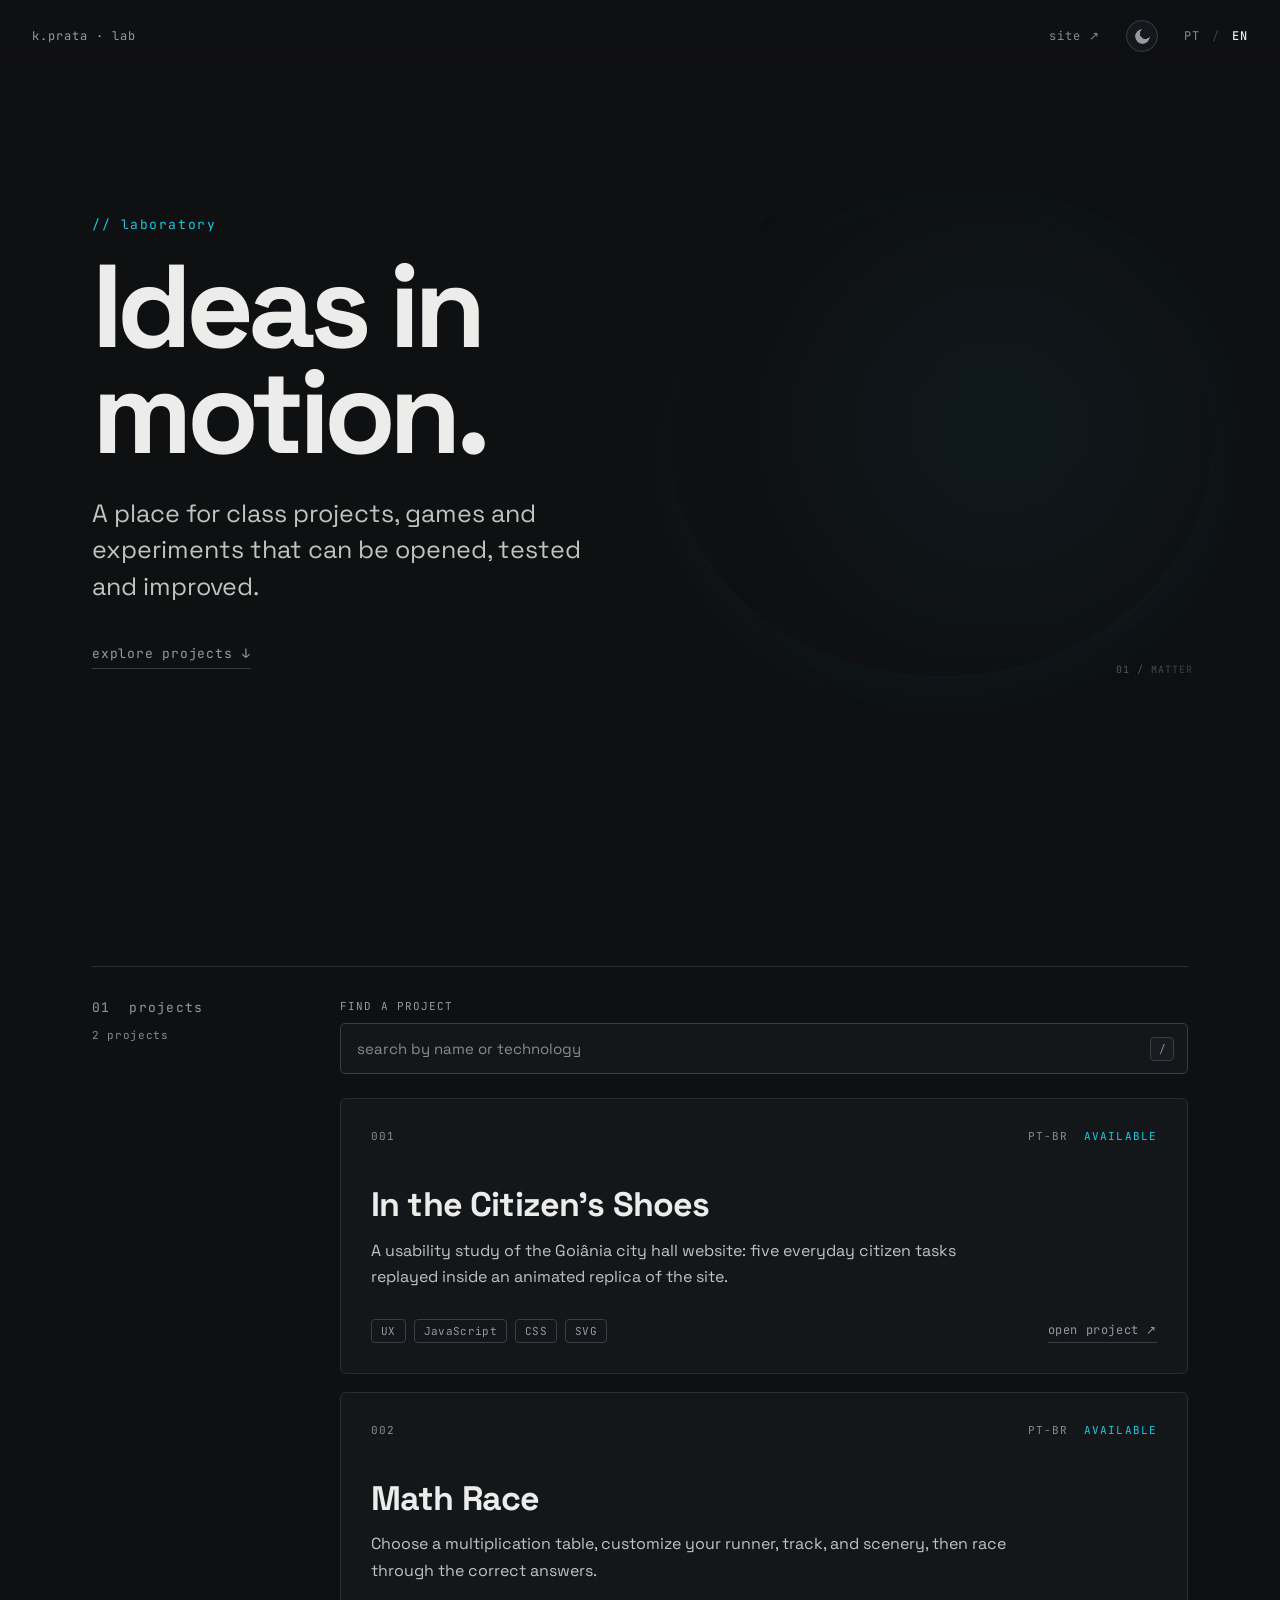
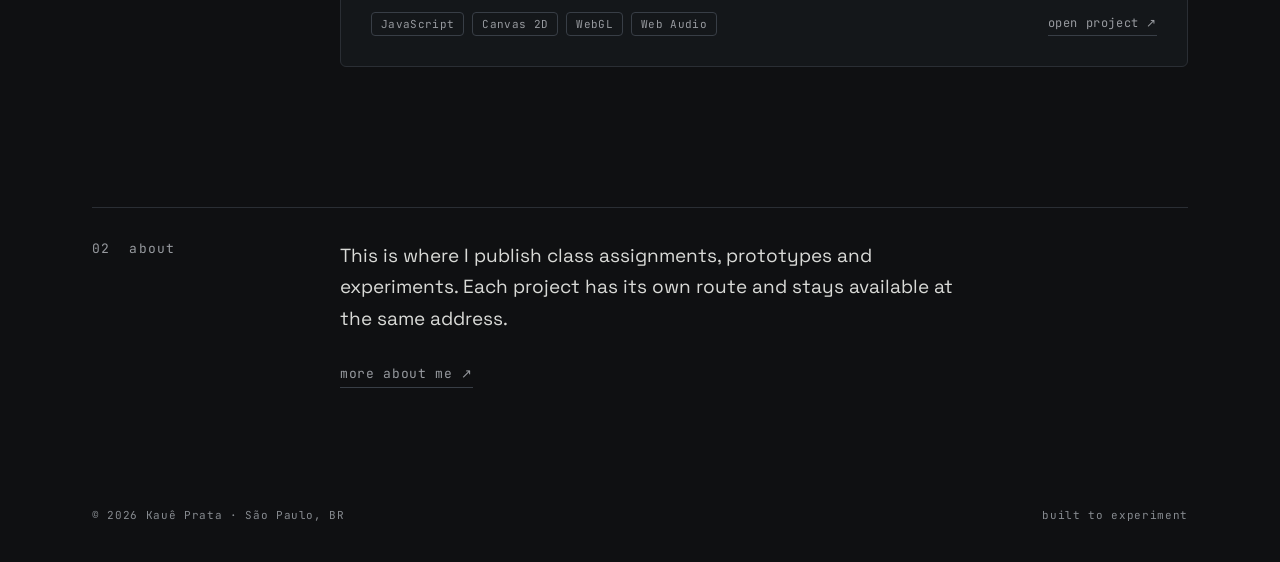
<file: index.html>
<!DOCTYPE html>
<html lang="en">
<head>
  <meta charset="utf-8">
  <meta name="viewport" content="width=device-width, initial-scale=1">
  <script>
    (() => {
      let theme = "dark";
      try { theme = localStorage.getItem("kp-theme") === "light" ? "light" : "dark"; } catch (_) {}
      document.documentElement.dataset.theme = theme;
    })();
  </script>
  <script>
    (() => {
      let savedLanguage = null;
      try { savedLanguage = localStorage.getItem("kp-lang"); } catch (_) {}
      const prefersPortuguese = savedLanguage
        ? savedLanguage === "pt"
        : (navigator.language || "en").toLowerCase().startsWith("pt");
      if (prefersPortuguese) location.replace("/pt/");
    })();
  </script>

  <title>Lab · Kauê Prata</title>
  <meta name="description" content="Class projects, games and experiments developed by Kauê Prata.">
  <meta name="author" content="Kauê Prata">
  <meta name="theme-color" content="#0F1012">
  <link rel="canonical" href="https://lab.kaueprata.com/">
  <link rel="alternate" hreflang="en" href="https://lab.kaueprata.com/">
  <link rel="alternate" hreflang="pt-BR" href="https://lab.kaueprata.com/pt/">
  <link rel="alternate" hreflang="x-default" href="https://lab.kaueprata.com/">

  <meta property="og:type" content="website">
  <meta property="og:site_name" content="Lab · Kauê Prata">
  <meta property="og:url" content="https://lab.kaueprata.com/">
  <meta property="og:title" content="Lab · Kauê Prata">
  <meta property="og:description" content="Class projects, games and experiments developed by Kauê Prata.">
  <meta property="og:image" content="https://lab.kaueprata.com/assets/og-v2.jpg">
  <meta property="og:image:width" content="1200">
  <meta property="og:image:height" content="630">
  <meta property="og:image:alt" content="Lab by Kauê Prata, a collection of projects and experiments">
  <meta property="og:locale" content="en_US">
  <meta property="og:locale:alternate" content="pt_BR">

  <meta name="twitter:card" content="summary_large_image">
  <meta name="twitter:title" content="Lab · Kauê Prata">
  <meta name="twitter:description" content="Class projects, games and experiments developed by Kauê Prata.">
  <meta name="twitter:image" content="https://lab.kaueprata.com/assets/og-v2.jpg">

  <link rel="icon" href="/assets/favicon.svg" type="image/svg+xml">
  <link rel="apple-touch-icon" href="/assets/apple-touch-icon.png">
  <link rel="preload" href="/assets/v2/fonts/space-grotesk-latin.woff2" as="font" type="font/woff2" crossorigin>
  <link rel="stylesheet" href="/assets/v2/site.css?v=5">
  <noscript><style>.app-list{display:none}.noscript-app{display:block}</style></noscript>
</head>
<body>
  <a class="skip" href="#apps">skip to projects</a>

  <header class="topbar">
    <a class="brand" href="/">k.prata · lab</a>
    <nav class="topnav" aria-label="Main navigation">
      <a class="back-home" href="https://kaueprata.com/">site <span aria-hidden="true">↗</span></a>
      <button class="theme-toggle" type="button" data-theme-toggle aria-label="Switch to light theme" title="Switch to light theme" aria-pressed="false">
        <span class="theme-icon theme-icon-moon" aria-hidden="true"></span>
        <span class="theme-icon theme-icon-sun" aria-hidden="true"></span>
      </button>
      <div class="lang" role="group" aria-label="Language">
        <a class="lang-btn" href="/pt/" hreflang="pt-BR" data-lang="pt">PT</a>
        <span class="lang-sep" aria-hidden="true">/</span>
        <span class="lang-btn" aria-current="page">EN</span>
      </div>
    </nav>
  </header>

  <main>
    <section class="hero" aria-labelledby="hero-title">
      <div class="hero-visual" aria-hidden="true">
        <canvas id="lab-canvas"></canvas>
        <span class="shape-label" id="shape-label"></span>
      </div>
      <div class="hero-inner">
        <div class="hero-copy">
          <p class="kicker">// laboratory</p>
          <h1 id="hero-title">Ideas in motion.</h1>
          <p class="hero-line">A place for class projects, games and experiments that can be opened, tested and improved.</p>
          <a class="hero-link" href="#apps">explore projects <span aria-hidden="true">↓</span></a>
        </div>
      </div>
    </section>

    <section class="section" id="apps" aria-labelledby="apps-title">
      <div class="section-row">
        <div class="section-heading">
          <h2 class="section-label" id="apps-title">01&nbsp;&nbsp;projects</h2>
          <span class="app-count" id="app-count" aria-live="polite">loading</span>
        </div>

        <div class="section-body">
          <div class="toolbar">
            <label for="app-search">find a project</label>
            <div class="search-wrap">
              <input id="app-search" type="search" placeholder="search by name or technology" autocomplete="off">
              <span class="search-key" aria-hidden="true">/</span>
            </div>
          </div>

          <div class="app-list" id="app-list"></div>
          <p class="empty" id="empty" hidden>No projects found.</p>

          <div class="noscript-app">
            <article class="app-card">
              <a class="app-card-link" href="/tabuada/">
                <div class="app-topline"><span>001</span><span class="status">available</span></div>
                <h3>Math Race</h3>
                <p>Choose a multiplication table, race through the correct answers, and unlock new tracks and runners.</p>
                <span class="open-app">open project ↗</span>
              </a>
            </article>
          </div>
        </div>
      </div>
    </section>

    <section class="section note" aria-labelledby="about-title">
      <div class="section-row">
        <h2 class="section-label" id="about-title">02&nbsp;&nbsp;about</h2>
        <div class="section-body note-body">
          <p>This is where I publish class assignments, prototypes and experiments. Each project has its own route and stays available at the same address.</p>
          <a href="https://kaueprata.com/">more about me <span aria-hidden="true">↗</span></a>
        </div>
      </div>
    </section>
  </main>

  <footer class="footer">
    <p>© 2026 Kauê Prata · São Paulo, BR</p>
    <span>built to experiment</span>
  </footer>

  <script src="/assets/v2/apps.js" defer></script>
  <script src="/assets/v2/site.js?v=4" defer></script>
</body>
</html>
</file>
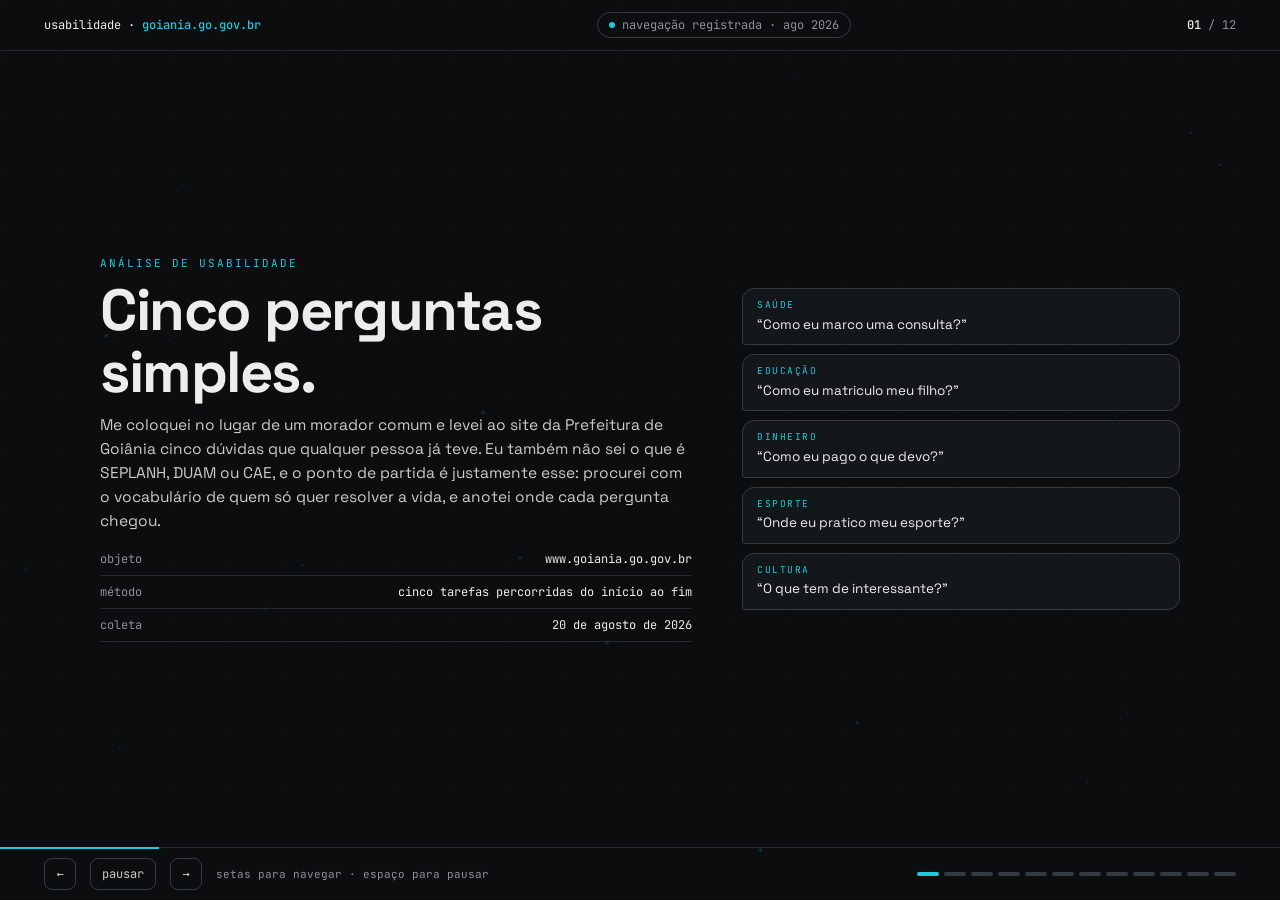
<file: analise-ux-goiania/index.html>
<!DOCTYPE html>
<html lang="pt-BR">
<head>
<meta charset="utf-8">
<meta name="viewport" content="width=device-width, initial-scale=1, viewport-fit=cover">
<title>No lugar do cidadão · Análise de usabilidade</title>
<meta name="description" content="Estudo de usabilidade do site da Prefeitura de Goiânia: cinco perguntas de morador comum sobre saúde, educação, impostos, esporte e cultura, percorridas passo a passo.">
<meta name="theme-color" content="#0b0d0f">
<link rel="canonical" href="https://lab.kaueprata.com/analise-ux-goiania/">
<meta property="og:type" content="website">
<meta property="og:title" content="No lugar do cidadão">
<meta property="og:description" content="Análise de usabilidade do site da Prefeitura de Goiânia: cinco perguntas de morador comum, percorridas passo a passo.">
<meta property="og:url" content="https://lab.kaueprata.com/analise-ux-goiania/">
<meta property="og:image" content="https://lab.kaueprata.com/assets/og-v2.jpg">
<meta name="twitter:card" content="summary_large_image">
<link rel="icon" href="/assets/favicon.svg" type="image/svg+xml">
<style>
@font-face {
  font-family: "Space Grotesk";
  src: url("/assets/v2/fonts/space-grotesk-latin.woff2") format("woff2");
  font-weight: 400 700; font-display: swap;
}
@font-face {
  font-family: "Space Grotesk";
  src: url("/assets/v2/fonts/space-grotesk-latin-ext.woff2") format("woff2");
  font-weight: 400 700; font-display: swap;
  unicode-range: U+0100-02BA, U+02BD-02C5, U+02C7-02CC, U+02CE-02D7, U+02DD-02FF, U+1E00-1E9F, U+1EF2-1EFF, U+20A0-20AB, U+2C60-2C7F;
}
@font-face {
  font-family: "JetBrains Mono";
  src: url("/assets/v2/fonts/jetbrains-mono-latin.woff2") format("woff2");
  font-weight: 400 500; font-display: swap;
}

:root {
  color-scheme: dark;
  --fundo: #0b0d0f;
  --painel: #14171a;
  --painel-alto: #191d21;
  --linha: #252a30;
  --linha-forte: #343a42;
  --tinta: #eceeec;
  --corpo: #c9ccca;
  --fraca: #8d9298;
  --ciano: #1ec8e0;
  --gyn-navy: #003856;
  --gyn-teal: #2a454a;
  --gyn-laranja: #f36e22;
  --bom: #3fbf7f;
  --alerta: #ffb020;
  --ruim: #ff5f56;
  --sans: "Space Grotesk", ui-sans-serif, system-ui, sans-serif;
  --mono: "JetBrains Mono", ui-monospace, monospace;
  --ease: cubic-bezier(.22, .61, .36, 1);
}

*, *::before, *::after { box-sizing: border-box; }
html, body { height: 100%; margin: 0; }
body {
  background: var(--fundo); color: var(--tinta);
  font-family: var(--sans); overflow: hidden;
  -webkit-tap-highlight-color: transparent;
}

#fundo-canvas { position: fixed; inset: 0; width: 100%; height: 100%; display: block; z-index: 0; opacity: .5; }

#palco {
  position: relative; z-index: 1;
  height: 100%; height: 100dvh;
  display: grid; grid-template-rows: auto minmax(0, 1fr) auto;
}

.topo {
  display: flex; align-items: center; justify-content: space-between;
  gap: 16px; padding: 12px clamp(16px, 4vw, 44px);
  border-bottom: 1px solid var(--linha);
  font-family: var(--mono); font-size: 12px; color: var(--fraca);
}
.topo .alvo { color: var(--tinta); }
.topo .alvo b { color: var(--ciano); font-weight: 500; }
.topo .selo { display: inline-flex; align-items: center; gap: 7px; padding: 4px 11px; border: 1px solid var(--linha-forte); border-radius: 999px; }
.ponto-vivo { width: 6px; height: 6px; border-radius: 50%; background: var(--ciano); animation: pulsa 2.2s var(--ease) infinite; }
@keyframes pulsa { 0%, 100% { opacity: 1; transform: scale(1); } 50% { opacity: .3; transform: scale(.65); } }
.topo .contador b { color: var(--tinta); font-weight: 500; }

.cenas { position: relative; overflow: hidden; }
.cena {
  position: absolute; inset: 0;
  display: flex; flex-direction: column; justify-content: center;
  padding: clamp(15px, 2.8vh, 32px) clamp(16px, 4vw, 44px);
  opacity: 0; visibility: hidden; transform: translateY(16px);
  transition: opacity .5s var(--ease), transform .6s var(--ease), visibility .5s;
  overflow-y: auto; overscroll-behavior: contain;
}
.cena.ativa { opacity: 1; visibility: visible; transform: none; }
.cena.tem-mais::after {
  content: "role para ver o resto ↓";
  position: sticky; bottom: 0; align-self: center; flex: none;
  margin-top: 10px; padding: 14px 14px 4px;
  font-family: var(--mono); font-size: 10.5px; color: var(--fraca);
  background: linear-gradient(180deg, transparent, var(--fundo) 55%);
  pointer-events: none;
}
.miolo { width: 100%; max-width: 1080px; margin: 0 auto; }

.kicker { font-family: var(--mono); font-size: 11px; letter-spacing: .18em; text-transform: uppercase; color: var(--ciano); margin: 0 0 9px; }
h1, h2 { margin: 0 0 10px; font-weight: 700; letter-spacing: -.025em; line-height: 1.07; }
h1 { font-size: clamp(30px, 5.4vw, 58px); }
h2 { font-size: clamp(21px, 3.2vw, 34px); }
.linha-apoio { margin: 0 0 clamp(12px, 2vh, 22px); max-width: 66ch; color: var(--corpo); font-size: clamp(13px, 1.5vw, 15.5px); line-height: 1.55; }
.linha-apoio b { color: var(--tinta); font-weight: 500; }
.nota-rodape { margin: clamp(11px, 1.8vh, 18px) 0 0; font-family: var(--mono); font-size: 11px; color: var(--fraca); line-height: 1.65; }
code { font-family: var(--mono); font-size: .88em; }

[data-anim] {
  opacity: 0; transform: translateY(13px);
  transition: opacity .55s var(--ease), transform .55s var(--ease);
  transition-delay: calc(var(--i, 0) * 85ms + 100ms);
}
.cena.ativa [data-anim] { opacity: 1; transform: none; }

/* ---------- capa ---------- */
.capa-grade { display: grid; grid-template-columns: 1.15fr .85fr; gap: clamp(20px, 4vw, 50px); align-items: center; }
.capa-meta { display: grid; gap: 8px; font-family: var(--mono); font-size: 12px; color: var(--fraca); }
.capa-meta div { display: flex; justify-content: space-between; gap: 14px; padding-bottom: 8px; border-bottom: 1px solid var(--linha); }
.capa-meta span:last-child { color: var(--tinta); text-align: right; }

.perguntas { margin: 0; padding: 0; list-style: none; display: grid; gap: 9px; }
.perguntas li {
  padding: 10px 14px; border: 1px solid var(--linha-forte);
  border-radius: 12px 12px 12px 3px; background: var(--painel);
  font-size: 13.5px; color: var(--tinta); line-height: 1.35; opacity: 0;
}
.cena.ativa .perguntas li { animation: balaoIn .5s var(--ease) both; animation-delay: calc(var(--d) * 1s + .5s); }
@keyframes balaoIn { from { opacity: 0; transform: translateY(6px); } to { opacity: 1; transform: none; } }
.perguntas .area-p {
  display: block; font-family: var(--mono); font-size: 9.5px; letter-spacing: .16em;
  text-transform: uppercase; color: var(--ciano); margin-bottom: 4px;
}

/* ---------- blocos de texto ---------- */
.metodo { display: grid; grid-template-columns: repeat(auto-fit, minmax(190px, 1fr)); gap: 1px; background: var(--linha); border: 1px solid var(--linha); border-radius: 12px; overflow: hidden; }
.metodo .bloco { background: var(--painel); padding: 14px 16px; }
.metodo .num { font-family: var(--mono); font-size: 11px; color: var(--ciano); letter-spacing: .1em; }
.metodo h3 { margin: 7px 0 6px; font-size: 15px; letter-spacing: -.01em; }
.metodo p { margin: 0; font-size: 12.6px; color: var(--corpo); line-height: 1.5; }

/* ---------- matriz de resultados ---------- */
.matriz { display: grid; gap: 1px; background: var(--linha); border: 1px solid var(--linha); border-radius: 12px; overflow: hidden; }
.mrow {
  background: var(--painel); display: grid;
  grid-template-columns: 26px 112px 1fr 58px 132px; gap: 12px; align-items: center;
  padding: 10px 15px; font-size: 12.8px;
}
.mrow.cab { background: var(--painel-alto); font-family: var(--mono); font-size: 10.5px; letter-spacing: .1em; text-transform: uppercase; color: var(--fraca); }
.mrow .area { color: var(--tinta); font-weight: 500; }
.mrow .tarefa { color: var(--corpo); }
.mrow .cliques { font-family: var(--mono); font-size: 12.5px; color: var(--fraca); }
.mrow .icone { width: 21px; height: 21px; }
.veredito { display: inline-flex; align-items: center; gap: 6px; font-family: var(--mono); font-size: 10.5px; }
.veredito .bolinha { width: 8px; height: 8px; border-radius: 50%; flex: none; }
.v-ok { color: var(--bom); } .v-ok .bolinha { background: var(--bom); }
.v-parcial { color: var(--alerta); } .v-parcial .bolinha { background: var(--alerta); }
.v-falha { color: var(--ruim); } .v-falha .bolinha { background: var(--ruim); }

/* ---------- réplica navegável do site ---------- */
.jornada-viva { display: grid; grid-template-columns: 1.45fr .55fr; gap: clamp(13px, 2.2vw, 24px); align-items: start; }

.navegador { border: 1px solid var(--linha-forte); border-radius: 10px; overflow: hidden; background: #e9edee; box-shadow: 0 14px 36px rgba(0, 0, 0, .45); }
.nav-barra { display: flex; align-items: center; gap: 9px; padding: 6px 9px; background: #1b2024; }
.nav-bolas { display: flex; gap: 4px; }
.nav-bolas i { width: 7px; height: 7px; border-radius: 50%; background: #3a4046; display: block; }
.nav-url { flex: 1; font-family: var(--mono); font-size: 9.5px; color: #99a0a6; background: #0f1214; border-radius: 5px; padding: 4px 9px; white-space: nowrap; overflow: hidden; text-overflow: ellipsis; }
.nav-tela { position: relative; height: clamp(230px, 36vh, 292px); overflow: hidden; background: #f2f4f4; }

.quadro { position: absolute; inset: 0; opacity: 0; transition: opacity .3s var(--ease); font-family: Poppins, var(--sans); }
.quadro.on { opacity: 1; }

.cursor { position: absolute; left: 0; top: 0; z-index: 9; pointer-events: none; transition: transform .7s cubic-bezier(.4, 0, .2, 1); }
.cursor svg { display: block; filter: drop-shadow(0 1px 2px rgba(0, 0, 0, .55)); }
.cursor::after { content: ""; position: absolute; left: -9px; top: -9px; width: 28px; height: 28px; border-radius: 50%; border: 2px solid #f36e22; opacity: 0; }
.cursor.clicando::after { animation: toque .55s ease-out; }
@keyframes toque { from { transform: scale(.25); opacity: 1; } to { transform: scale(1.35); opacity: 0; } }

.g-topo { background: #003856; height: 23px; display: flex; align-items: center; padding: 0 9px; gap: 9px; }
.g-logo { width: 46px; height: 10px; background: #fff; border-radius: 2px; opacity: .92; }
.g-menu { display: flex; gap: 8px; margin-left: auto; }
.g-menu span { font-size: 7px; color: #cfe0e8; }
.g-menu span.mira { color: #fff; border-bottom: 1.5px solid #f36e22; padding-bottom: 1px; }
.g-abas { display: flex; gap: 1px; background: #d9dfe0; }
.g-abas span { flex: 1; text-align: center; font-size: 7.5px; padding: 5px 0; background: #e6eaea; color: #2a454a; }
.g-abas span.sel { background: #f36e22; color: #fff; font-weight: 600; }
.g-grade { display: grid; grid-template-columns: repeat(8, 1fr); gap: 4px; padding: 8px 9px; }
.g-item { background: #fff; border-radius: 4px; height: 31px; display: flex; flex-direction: column; align-items: center; justify-content: center; gap: 3px; font-size: 5.5px; color: #2a454a; text-align: center; line-height: 1.15; padding: 2px; }
.g-item i { width: 10px; height: 10px; border-radius: 2px; background: #f36e22; display: block; opacity: .78; }
.g-item.marcado { outline: 2px solid #f36e22; outline-offset: -1px; }
.g-item.apagado { opacity: .4; }

.g-serv { display: grid; grid-template-columns: 102px 1fr; gap: 8px; padding: 8px 9px; }
.g-busca { background: #f36e22; border-radius: 5px; padding: 6px; }
.g-busca .rot { font-size: 7px; color: #fff; font-weight: 700; margin-bottom: 4px; }
.g-campo { background: #fff; border-radius: 4px; height: 16px; font-size: 7px; color: #333; display: flex; align-items: center; padding: 0 5px; overflow: hidden; white-space: nowrap; }
.g-campo.vazio { color: #a8b0b2; }
.g-filtros { margin-top: 5px; background: #fff; border-radius: 5px; padding: 6px; display: grid; gap: 3px; }
.g-filtros .ft { font-size: 6.5px; font-weight: 700; color: #12262c; margin-bottom: 1px; }
.g-filtros span { font-size: 6px; color: #55666a; display: flex; gap: 4px; align-items: center; }
.g-filtros span::before { content: ""; width: 5px; height: 5px; border-radius: 50%; border: 1px solid #b6c0c2; flex: none; }
.g-filtros span.sel { color: #f36e22; font-weight: 700; }
.g-filtros span.sel::before { border-color: #f36e22; background: #f36e22; }

.g-contagem { font-size: 7.5px; color: #2a454a; margin-bottom: 4px; }
.g-contagem b { color: #12262c; }
.g-cards { display: grid; gap: 4px; }
.g-card { background: #fff; border-radius: 5px; padding: 5px 7px; display: grid; grid-template-columns: 14px 1fr; gap: 7px; align-items: center; }
.g-card i { width: 14px; height: 14px; border-radius: 3px; background: #fdeadc; }
.g-card .tt { font-size: 7.5px; font-weight: 600; color: #12262c; line-height: 1.25; display: block; }
.g-card .ds { font-size: 6px; color: #748387; margin-top: 1px; display: block; }
.g-card.destaque { outline: 2px solid #3fbf7f; outline-offset: -1px; }
.g-card.errado .tt { color: #8b9599; }
.g-vazio { background: #fff; border-radius: 5px; padding: 22px 10px; text-align: center; font-size: 8px; color: #8a9a9e; }

.g-pagina { display: grid; grid-template-columns: 90px 1fr; gap: 8px; padding: 8px 9px; }
.g-side { background: #fff; border-radius: 5px; padding: 6px; font-size: 5.7px; color: #6a797d; line-height: 1.55; }
.g-side b { display: block; font-size: 6.5px; color: #12262c; margin-bottom: 3px; }
.g-corpo { display: grid; gap: 4px; align-content: start; }
.g-secao { background: #fff; border-radius: 5px; padding: 5px 7px; }
.g-secao .h { font-size: 7.3px; font-weight: 700; color: #12262c; border-left: 3px solid #f36e22; padding-left: 5px; margin-bottom: 3px; }
.g-secao .txt { font-size: 6px; color: #6a797d; line-height: 1.55; }
.g-secao.foco { outline: 2px solid #ff5f56; outline-offset: -1px; }
.g-secao.foco-bom { outline: 2px solid #3fbf7f; outline-offset: -1px; }
.g-lermais { font-size: 6px; color: #f36e22; font-weight: 700; margin-top: 2px; }
.g-botao { background: #f36e22; color: #fff; font-size: 7.5px; font-weight: 700; border-radius: 4px; padding: 5px 9px; display: inline-block; }
.g-botao.verde { background: #2f9e63; }

.g-nota { position: absolute; right: 7px; bottom: 7px; background: rgba(11, 13, 15, .94); border: 1px solid var(--linha-forte); border-radius: 7px; padding: 6px 9px; font-family: var(--mono); font-size: 9.5px; color: var(--corpo); max-width: 64%; line-height: 1.45; }
.g-nota.ruim { border-color: rgba(255, 95, 86, .55); color: #ffb3ae; }
.g-nota.bom { border-color: rgba(63, 191, 127, .55); color: #a5e8c5; }

.trilha-passos { margin: 0; padding: 0; list-style: none; }
.trilha-passos li { display: grid; grid-template-columns: 18px 1fr; gap: 8px; align-items: start; padding: 6px 0; border-bottom: 1px solid var(--linha); font-size: 11.8px; color: var(--corpo); line-height: 1.4; }
.trilha-passos .n { font-family: var(--mono); font-size: 10px; color: var(--fraca); padding-top: 1px; }
.trilha-passos li.ruim .n { color: var(--ruim); }
.trilha-passos li.bom .n { color: var(--bom); }
.trilha-passos b { color: var(--tinta); font-weight: 500; }
.btn-replay { margin-top: 11px; }

/* ---------- lista de resultados ---------- */
.serp { display: grid; gap: 1px; background: var(--linha); border: 1px solid var(--linha); border-radius: 10px; overflow: hidden; }
.serp .item {
  background: var(--painel); padding: 9px 14px; display: grid;
  grid-template-columns: 24px 1fr auto; gap: 12px; align-items: center; font-size: 12.8px; color: var(--corpo);
}
.serp .pos { font-family: var(--mono); font-size: 11px; color: var(--fraca); }
.serp .tag { font-family: var(--mono); font-size: 10.5px; color: var(--ruim); }
.serp .item.certo { background: rgba(63, 191, 127, .09); }
.serp .item.certo .tag { color: var(--bom); }
.serp .item.certo span:nth-child(2) { color: var(--tinta); }

/* ---------- barras de busca ---------- */
.termos { display: grid; gap: 8px; }
.termo { display: grid; grid-template-columns: 150px 1fr 46px; gap: 13px; align-items: center; font-size: 13px; }
.termo .q { font-family: var(--mono); font-size: 12px; color: var(--tinta); white-space: nowrap; overflow: hidden; text-overflow: ellipsis; }
.termo .faixa { height: 9px; border-radius: 999px; background: var(--painel-alto); border: 1px solid var(--linha); overflow: hidden; }
.termo .preen { height: 100%; width: 0; border-radius: 999px; transition: width 1.1s var(--ease); transition-delay: calc(var(--i) * 110ms + 260ms); }
.cena.ativa .termo .preen { width: var(--w); }
.termo .n { font-family: var(--mono); font-size: 12px; text-align: right; color: var(--fraca); }

/* ---------- números ---------- */
.numeros { display: grid; grid-template-columns: repeat(auto-fit, minmax(146px, 1fr)); gap: 1px; background: var(--linha); border: 1px solid var(--linha); border-radius: 12px; overflow: hidden; }
.numeros .cel { background: var(--painel); padding: 14px 16px; }
.numeros .val { font-family: var(--mono); font-size: clamp(20px, 2.8vw, 28px); font-weight: 500; letter-spacing: -.02em; line-height: 1.12; }
.numeros .val small { font-size: .46em; color: var(--fraca); margin-left: 3px; }
.numeros .rot { margin-top: 5px; font-size: 11.8px; color: var(--fraca); line-height: 1.4; }
.numeros .cel.destaque .val { color: var(--gyn-laranja); }
.numeros .cel.ruim .val { color: var(--ruim); }
.numeros .cel.verde .val { color: var(--bom); }

/* ---------- caixa de desfecho ---------- */
.resultado-caixa {
  display: grid; grid-template-columns: auto 1fr; gap: 15px; align-items: center;
  margin-top: clamp(12px, 2vh, 20px); padding: 13px 16px; border-radius: 12px;
  border: 1px solid rgba(255, 95, 86, .3);
  background: linear-gradient(90deg, rgba(255, 95, 86, .1), transparent);
}
.resultado-caixa.positiva { border-color: rgba(63, 191, 127, .3); background: linear-gradient(90deg, rgba(63, 191, 127, .1), transparent); }
.resultado-caixa .marca { font-size: 24px; line-height: 1; }
.resultado-caixa h3 { margin: 0 0 4px; font-size: 14.5px; }
.resultado-caixa p { margin: 0; font-size: 12.8px; color: var(--corpo); line-height: 1.5; }

/* ---------- antes e depois ---------- */
.comparacao { display: grid; grid-template-columns: 1fr 1fr; gap: clamp(14px, 2.6vw, 28px); }
.lado h3 { margin: 0 0 9px; font-family: var(--mono); font-size: 11px; letter-spacing: .12em; text-transform: uppercase; }
.lado.antes h3 { color: var(--ruim); }
.lado.depois h3 { color: var(--bom); }
.mock { border: 1px solid var(--linha); border-radius: 10px; background: var(--painel); padding: 11px; display: grid; gap: 7px; }
.mock .faixa-topo { height: 15px; border-radius: 4px; background: var(--gyn-navy); }
.mock .abas { display: grid; grid-template-columns: repeat(4, 1fr); gap: 5px; }
.mock .abas span { height: 20px; border-radius: 4px; background: var(--gyn-teal); }
.mock .grade-ic { display: grid; grid-template-columns: repeat(4, 1fr); gap: 5px; }
.mock .grade-ic span { height: 26px; border-radius: 4px; background: var(--linha-forte); }
.mock .cards6 { display: grid; grid-template-columns: repeat(3, 1fr); gap: 6px; }
.mock .cards6 span {
  height: 38px; border-radius: 6px; background: rgba(63, 191, 127, .16);
  border: 1px solid rgba(63, 191, 127, .3);
  display: flex; align-items: center; justify-content: center;
  font-size: 9.5px; font-family: var(--mono); color: #a5e8c5; text-align: center; line-height: 1.2;
}
.mock .busca-grande { height: 29px; border-radius: 6px; border: 1px solid var(--ciano); background: rgba(30, 200, 224, .1); display: flex; align-items: center; padding: 0 9px; font-family: var(--mono); font-size: 9.5px; color: var(--ciano); }
.lado ul { margin: 10px 0 0; padding: 0; list-style: none; display: grid; gap: 5px; }
.lado li { font-size: 12.2px; color: var(--corpo); line-height: 1.45; padding-left: 15px; position: relative; }
.lado li::before { content: "›"; position: absolute; left: 0; color: var(--fraca); font-family: var(--mono); font-size: 12px; }

/* ---------- recomendações ---------- */
.recos { display: grid; gap: 1px; background: var(--linha); border: 1px solid var(--linha); border-radius: 12px; overflow: hidden; }
.reco { background: var(--painel); padding: 10px 15px; display: grid; grid-template-columns: auto 1fr auto; gap: 14px; align-items: center; }
.reco .idx { font-family: var(--mono); font-size: 11px; color: var(--ciano); }
.reco .txt { font-size: 12.8px; color: var(--corpo); line-height: 1.45; }
.reco .txt b { color: var(--tinta); font-weight: 500; }
.reco .esf { font-family: var(--mono); font-size: 11px; color: var(--fraca); white-space: nowrap; }

/* ---------- créditos ---------- */
.creditos { display: grid; grid-template-columns: repeat(auto-fit, minmax(160px, 1fr)); gap: 1px; background: var(--linha); border: 1px solid var(--linha); border-radius: 12px; overflow: hidden; }
.creditos div { background: var(--painel); padding: 13px 16px; }
.creditos .r { font-family: var(--mono); font-size: 10.5px; letter-spacing: .1em; text-transform: uppercase; color: var(--fraca); }
.creditos .v { margin-top: 6px; font-size: 14px; color: var(--tinta); line-height: 1.4; }

/* ---------- controles ---------- */
.controles { position: relative; display: flex; align-items: center; gap: clamp(8px, 1.6vw, 14px); padding: 10px clamp(16px, 4vw, 44px); border-top: 1px solid var(--linha); }
.btn {
  display: inline-flex; align-items: center; justify-content: center; gap: 7px;
  height: 32px; min-width: 32px; padding: 0 11px;
  border: 1px solid var(--linha-forte); border-radius: 8px; background: transparent;
  color: var(--corpo); font-family: var(--mono); font-size: 12px; cursor: pointer;
  transition: border-color .2s, color .2s;
}
.btn:hover { border-color: var(--ciano); color: var(--ciano); }
.btn:focus-visible { outline: 2px solid var(--ciano); outline-offset: 2px; }
.dica { font-family: var(--mono); font-size: 11px; color: var(--fraca); }
.pontos { display: flex; gap: 5px; margin-left: auto; flex-wrap: wrap; }
.pontos button { width: 22px; height: 4px; border-radius: 999px; border: 0; padding: 0; background: var(--linha-forte); cursor: pointer; transition: background .3s; }
.pontos button[aria-current="true"] { background: var(--ciano); }
.progresso { position: absolute; left: 0; right: 0; top: -1px; height: 2px; }
.progresso i { display: block; height: 100%; width: 0; background: var(--ciano); }

@media (max-width: 980px) {
  .jornada-viva { grid-template-columns: 1fr; }
}
@media (max-width: 900px) {
  .capa-grade, .comparacao { grid-template-columns: 1fr; }
  .cena { justify-content: flex-start; padding-top: 20px; }
  .dica { display: none; }
  .mrow { grid-template-columns: 22px 1fr 128px; row-gap: 4px; font-size: 12.2px; }
  .mrow .tarefa { grid-column: 2 / -1; grid-row: 2; font-size: 11.6px; }
  .mrow .cliques { display: none; }
  .mrow.cab { display: none; }
  .termo { grid-template-columns: 112px 1fr 40px; font-size: 12px; }
}
@media (max-width: 620px) {
  .topo .selo { display: none; }
  .g-item { font-size: 4.6px; }
}
@media (prefers-reduced-motion: reduce) {
  *, *::before, *::after { animation-duration: .01ms !important; animation-iteration-count: 1 !important; transition-duration: .01ms !important; }
}
</style>
</head>
<body>
<canvas id="fundo-canvas" aria-hidden="true"></canvas>

<div id="palco">
  <header class="topo">
    <span class="alvo">usabilidade · <b>goiania.go.gov.br</b></span>
    <span class="selo"><i class="ponto-vivo" aria-hidden="true"></i> navegação registrada · ago 2026</span>
    <span class="contador"><b id="cena-num">01</b> / <span id="cena-total">12</span></span>
  </header>

  <main class="cenas" id="cenas">

    <!-- 01 · capa -->
    <section class="cena" aria-label="Abertura">
      <div class="miolo capa-grade">
        <div>
          <p class="kicker" data-anim style="--i:0">análise de usabilidade</p>
          <h1 data-anim style="--i:1">Cinco perguntas<br>simples.</h1>
          <p class="linha-apoio" data-anim style="--i:2">Me coloquei no lugar de um morador comum e levei ao site da Prefeitura de Goiânia cinco dúvidas que qualquer pessoa já teve. Eu também não sei o que é SEPLANH, DUAM ou CAE, e o ponto de partida é justamente esse: procurei com o vocabulário de quem só quer resolver a vida, e anotei onde cada pergunta chegou.</p>
          <div class="capa-meta" data-anim style="--i:3">
            <div><span>objeto</span><span>www.goiania.go.gov.br</span></div>
            <div><span>método</span><span>cinco tarefas percorridas do início ao fim</span></div>
            <div><span>coleta</span><span>20 de agosto de 2026</span></div>
          </div>
        </div>
        <div data-anim style="--i:4">
          <ul class="perguntas" aria-label="As cinco perguntas levadas ao site">
            <li style="--d:0"><span class="area-p">saúde</span>“Como eu marco uma consulta?”</li>
            <li style="--d:.14"><span class="area-p">educação</span>“Como eu matriculo meu filho?”</li>
            <li style="--d:.28"><span class="area-p">dinheiro</span>“Como eu pago o que devo?”</li>
            <li style="--d:.42"><span class="area-p">esporte</span>“Onde eu pratico meu esporte?”</li>
            <li style="--d:.56"><span class="area-p">cultura</span>“O que tem de interessante?”</li>
          </ul>
        </div>
      </div>
    </section>

    <!-- 02 · método -->
    <section class="cena" aria-label="Método">
      <div class="miolo">
        <p class="kicker" data-anim style="--i:0">01 · método</p>
        <h2 data-anim style="--i:1">Como a avaliação foi feita</h2>
        <p class="linha-apoio" data-anim style="--i:2">Não é uma crítica de estilo. Cada tarefa começa na página inicial, sem atalho e sem conhecimento prévio de siglas, e só conta como resolvida se o cidadão chega a uma resposta útil ali mesmo, pelo site.</p>
        <div class="metodo">
          <div class="bloco" data-anim style="--i:3">
            <div class="num">01</div>
            <h3>Tarefa real, não opinião</h3>
            <p>Cada pergunta é uma coisa concreta que alguém precisa fazer. A avaliação é se dá para fazer, não se o site é bonito.</p>
          </div>
          <div class="bloco" data-anim style="--i:4">
            <div class="num">02</div>
            <h3>Ponto de partida fixo</h3>
            <p>Toda tarefa começa na home, como quem chega pelo Google ou digita o endereço. Nada de link direto.</p>
          </div>
          <div class="bloco" data-anim style="--i:5">
            <div class="num">03</div>
            <h3>Vocabulário de cidadão</h3>
            <p>Procurei pelo que a pessoa diria, tipo “marcar consulta” e “matricular filho”, e não pelo nome interno do serviço.</p>
          </div>
          <div class="bloco" data-anim style="--i:6">
            <div class="num">04</div>
            <h3>Critério de sucesso</h3>
            <p>Verde: chega à resposta. Âmbar: chega, mas por um caminho enganoso. Vermelho: não chega.</p>
          </div>
        </div>
        <p class="nota-rodape" data-anim style="--i:7">Cada jornada foi refeita dentro de uma réplica do site, nas telas a seguir, com o mesmo caminho de cliques.</p>
      </div>
    </section>

    <!-- 03 · panorama -->
    <section class="cena" aria-label="Panorama dos resultados">
      <div class="miolo">
        <p class="kicker" data-anim style="--i:0">02 · panorama</p>
        <h2 data-anim style="--i:1">O conteúdo quase sempre existe.<br>O caminho até ele é que falha.</h2>
        <p class="linha-apoio" data-anim style="--i:2">Quatro das seis tarefas chegam a uma resposta boa. Em duas delas, porém, a resposta só aparece para quem navega pelas categorias do <b>Portal de Serviços</b>. Pela busca, nenhuma das duas chega.</p>
        <div class="matriz">
          <div class="mrow cab" data-anim style="--i:3"><span></span><span>área</span><span>o que a pessoa quer</span><span>cliques</span><span>desfecho</span></div>
          <div class="mrow" data-anim style="--i:4">
            <svg class="icone" viewBox="0 0 24 24" fill="none" stroke="#ff5f56" stroke-width="1.7" aria-hidden="true"><path d="M12 5v14M5 12h14"/></svg>
            <span class="area">Saúde</span><span class="tarefa">marcar uma consulta</span><span class="cliques">4</span>
            <span class="veredito v-falha"><i class="bolinha"></i>termina em telefone</span>
          </div>
          <div class="mrow" data-anim style="--i:5">
            <svg class="icone" viewBox="0 0 24 24" fill="none" stroke="#3fbf7f" stroke-width="1.7" aria-hidden="true"><path d="M3 8l9-4 9 4-9 4-9-4zM7 11v5c0 1 2 2 5 2s5-1 5-2v-5"/></svg>
            <span class="area">Educação</span><span class="tarefa">matricular o filho</span><span class="cliques">5</span>
            <span class="veredito v-ok"><i class="bolinha"></i>resolve online</span>
          </div>
          <div class="mrow" data-anim style="--i:6">
            <svg class="icone" viewBox="0 0 24 24" fill="none" stroke="#ffb020" stroke-width="1.7" aria-hidden="true"><path d="M4 6h16v12H4zM4 10h16"/></svg>
            <span class="area">Impostos</span><span class="tarefa">pagar o IPTU</span><span class="cliques">3</span>
            <span class="veredito v-parcial"><i class="bolinha"></i>fica na aba “Empresa”</span>
          </div>
          <div class="mrow" data-anim style="--i:7">
            <svg class="icone" viewBox="0 0 24 24" fill="none" stroke="#ff5f56" stroke-width="1.7" aria-hidden="true"><circle cx="12" cy="12" r="8"/><path d="M8 12h8"/></svg>
            <span class="area">Multas</span><span class="tarefa">pagar uma multa de trânsito</span><span class="cliques">∞</span>
            <span class="veredito v-falha"><i class="bolinha"></i>não existe no catálogo</span>
          </div>
          <div class="mrow" data-anim style="--i:8">
            <svg class="icone" viewBox="0 0 24 24" fill="none" stroke="#3fbf7f" stroke-width="1.7" aria-hidden="true"><circle cx="12" cy="12" r="8"/><path d="M12 4v16M4 12h16"/></svg>
            <span class="area">Esporte</span><span class="tarefa">onde praticar meu esporte</span><span class="cliques">4</span>
            <span class="veredito v-ok"><i class="bolinha"></i>responde bem</span>
          </div>
          <div class="mrow" data-anim style="--i:9">
            <svg class="icone" viewBox="0 0 24 24" fill="none" stroke="#3fbf7f" stroke-width="1.7" aria-hidden="true"><path d="M4 19V6l8-2 8 2v13"/><path d="M4 19h16"/></svg>
            <span class="area">Cultura</span><span class="tarefa">o que tem de interessante</span><span class="cliques">4</span>
            <span class="veredito v-ok"><i class="bolinha"></i>responde bem</span>
          </div>
        </div>
        <p class="nota-rodape" data-anim style="--i:10">Cliques contados a partir da home, pelo caminho mais curto que um leigo encontraria.</p>
      </div>
    </section>

    <!-- 04 · saúde -->
    <section class="cena" aria-label="Jornada de saúde">
      <div class="miolo">
        <p class="kicker" data-anim style="--i:0">03 · saúde</p>
        <h2 data-anim style="--i:1">“Como eu marco uma consulta?”</h2>
        <div class="jornada-viva">
          <div data-anim style="--i:2">
            <div class="navegador" id="rep-saude">
              <div class="nav-barra">
                <span class="nav-bolas" aria-hidden="true"><i></i><i></i><i></i></span>
                <span class="nav-url">www.goiania.go.gov.br</span>
              </div>
              <div class="nav-tela">
                <span class="cursor" aria-hidden="true"><svg width="15" height="19" viewBox="0 0 15 19"><path d="M1 1l12 9-5.2.9L11 17l-2.5 1-3.2-6L1 15z" fill="#fff" stroke="#111" stroke-width="1"/></svg></span>

                <div class="quadro" data-url="www.goiania.go.gov.br" data-dur="3800">
                  <div class="g-topo"><span class="g-logo"></span>
                    <span class="g-menu"><span>Início</span><span>Secretarias</span><span class="mira" data-alvo>Serviços</span><span>Transparência</span><span>Notícias</span></span>
                  </div>
                  <div class="g-abas"><span class="sel">Cidadão</span><span>Empresa</span><span>Servidor</span><span>Turista</span></div>
                  <div class="g-grade">
                    <span class="g-item apagado"><i></i>CEJUSC</span>
                    <span class="g-item apagado"><i></i>Anuário Estatístico</span>
                    <span class="g-item apagado"><i></i>Nota Fiscal</span>
                    <span class="g-item apagado"><i></i>Portal do Contribuinte</span>
                    <span class="g-item apagado"><i></i>Junta Militar</span>
                    <span class="g-item apagado"><i></i>Diário Oficial</span>
                    <span class="g-item apagado"><i></i>Mapa 360°</span>
                    <span class="g-item apagado"><i></i>Atende Fácil</span>
                    <span class="g-item apagado"><i></i>SEPLANH IMAS SEFIC SMS SME</span>
                    <span class="g-item apagado"><i></i>Habitação</span>
                    <span class="g-item apagado"><i></i>Consulta de Processos</span>
                    <span class="g-item apagado"><i></i>Uso do Solo</span>
                    <span class="g-item apagado"><i></i>Portal do Servidor</span>
                    <span class="g-item apagado"><i></i>Alvarás</span>
                    <span class="g-item apagado"><i></i>Infrações de Trânsito</span>
                    <span class="g-item apagado"><i></i>Antirrábica</span>
                  </div>
                  <div class="g-nota ruim">16 atalhos na aba Cidadão. Nenhum é de saúde.</div>
                </div>

                <div class="quadro" data-url="www.goiania.go.gov.br/servicos/" data-dur="4000">
                  <div class="g-topo"><span class="g-logo"></span><span class="g-menu"><span>Início</span><span class="mira">Serviços</span><span>Transparência</span></span></div>
                  <div class="g-serv">
                    <div>
                      <div class="g-busca"><div class="rot">Buscar serviço</div><div class="g-campo vazio" data-digita="marcar consulta" data-alvo>Digite o serviço</div></div>
                      <div class="g-filtros"><div class="ft">Filtrar por perfil</div><span>Todos os perfis</span><span class="sel">Cidadão</span><span>Empresa</span><span>Servidor</span><span>Turista</span></div>
                    </div>
                    <div>
                      <div class="g-contagem">Encontramos <b>346 resultados</b></div>
                      <div class="g-cards">
                        <span class="g-card"><i></i><span><span class="tt">Central de Interpretação de Libras</span><span class="ds">Direitos linguísticos dos cidadãos surdos</span></span></span>
                        <span class="g-card"><i></i><span><span class="tt">Promoção e Capacitação</span><span class="ds">Capacitação em Direitos Humanos</span></span></span>
                        <span class="g-card"><i></i><span><span class="tt">Acesso a Medicamentos Especiais</span><span class="ds">Medicamentos de alto custo</span></span></span>
                        <span class="g-card"><i></i><span><span class="tt">Casa do Empreendedor</span><span class="ds">Espaço da Prefeitura de Goiânia</span></span></span>
                      </div>
                    </div>
                  </div>
                  <div class="g-nota">346 serviços, sem ordem por procura.</div>
                </div>

                <div class="quadro" data-url="www.goiania.go.gov.br/servicos/?search=marcar+consulta" data-dur="4400">
                  <div class="g-topo"><span class="g-logo"></span><span class="g-menu"><span>Início</span><span class="mira">Serviços</span><span>Transparência</span></span></div>
                  <div class="g-serv">
                    <div>
                      <div class="g-busca"><div class="rot">Buscar serviço</div><div class="g-campo">marcar consulta</div></div>
                      <div class="g-filtros"><div class="ft">Filtrar por perfil</div><span>Todos os perfis</span><span class="sel">Cidadão</span><span>Empresa</span></div>
                    </div>
                    <div>
                      <div class="g-contagem">Encontramos <b>4 resultados</b></div>
                      <div class="g-cards">
                        <span class="g-card errado"><i></i><span><span class="tt">Portal do Servidor</span><span class="ds">Consulte seu contracheque e dados de cargo</span></span></span>
                        <span class="g-card errado"><i></i><span><span class="tt">Copa Cidade de Goiânia de Orientação</span><span class="ds">Copa em parceria com a federação</span></span></span>
                        <span class="g-card errado"><i></i><span><span class="tt">Do Atendimento ao Consumidor</span><span class="ds">Recepcionar o público em geral</span></span></span>
                        <span class="g-card destaque" data-alvo><i></i><span><span class="tt">Central de Atendimento ao Cidadão Teleconsulta de Goiânia</span><span class="ds">Agendamento de atendimento médico ambulatorial</span></span></span>
                      </div>
                    </div>
                  </div>
                  <div class="g-nota ruim">O serviço certo é o 4º de 4.</div>
                </div>

                <div class="quadro" data-url="www.goiania.go.gov.br/sing_servicos/central-de-atendimento-teleconsulta" data-dur="4800">
                  <div class="g-topo"><span class="g-logo"></span><span class="g-menu"><span>Início</span><span class="mira">Serviços</span><span>Transparência</span></span></div>
                  <div class="g-pagina">
                    <div class="g-side">
                      <b>ÓRGÃO RESPONSÁVEL</b>
                      Secretaria Municipal de Saúde SMS<br>(62) 3030 4066<br>sms@goiania.go.gov.br<br>Seg a Sex das 8h às 18h<br>Paço Municipal, Bloco D
                    </div>
                    <div class="g-corpo">
                      <div class="g-secao">
                        <div class="h">Descrição</div>
                        <div class="txt">A Central de Atendimento ao Cidadão Teleconsulta de Goiânia é um sistema de agendamento de consultas básicas clínicas e eletivas aos usuários do SUS por telefone. As vagas nas em especialidades médicas nas áreas de de Clínica Médica, Ginecologia...</div>
                        <div class="g-lermais">LER MAIS...</div>
                      </div>
                      <div class="g-secao foco">
                        <div class="h">Previsão e Prazo para Entrega</div>
                        <div class="txt">O usuário pode marcar consulta ligando gratuitamente pelo telefone <b>0800 646 1560</b> todos os dias, inclusive sábados, domingos e feriados...</div>
                        <div class="g-lermais">LER MAIS...</div>
                      </div>
                      <div class="g-secao">
                        <div class="h">Requisitos e Documentos Necessários</div>
                        <div class="txt">Cartão SUS, documento de identificação...</div>
                      </div>
                    </div>
                  </div>
                  <div class="g-nota ruim">Nenhum botão. O telefone está no campo de prazo.</div>
                </div>
              </div>
            </div>
          </div>
          <div data-anim style="--i:3">
            <ul class="trilha-passos">
              <li class="ruim"><span class="n">01</span><span>A aba <b>Cidadão</b> tem 16 atalhos e nenhum de saúde</span></li>
              <li><span class="n">02</span><span>Sobra o Portal de Serviços, com 346 itens</span></li>
              <li class="ruim"><span class="n">03</span><span>“marcar consulta” devolve 4 resultados</span></li>
              <li class="ruim"><span class="n">04</span><span>O certo é o último, abaixo do contracheque</span></li>
              <li class="ruim"><span class="n">05</span><span>606 palavras, 6 blocos fechados, <b>zero botões</b></span></li>
            </ul>
            <button class="btn btn-replay" type="button" data-replay="rep-saude">repetir ↻</button>
          </div>
        </div>
        <div class="resultado-caixa" data-anim style="--i:4">
          <span class="marca" aria-hidden="true">☎</span>
          <div>
            <h3>Desfecho: um telefone no meio do texto</h3>
            <p>O número para agendar aparece a 40% do corpo da página, sob o rótulo <code>Previsão e Prazo para Entrega</code>. A mesma página lista <b>cinco telefones diferentes</b>. O site não marca a consulta, ele avisa que existe um telefone que marca.</p>
          </div>
        </div>
      </div>
    </section>

    <!-- 05 · a busca da saúde -->
    <section class="cena" aria-label="Resultado da busca de saúde">
      <div class="miolo">
        <p class="kicker" data-anim style="--i:0">03b · o que a busca respondeu</p>
        <h2 data-anim style="--i:1">Quatro resultados para “marcar consulta”</h2>
        <p class="linha-apoio" data-anim style="--i:2">A ordem é literal, como o site devolveu. O serviço correto ficou em último.</p>
        <div class="serp">
          <div class="item" data-anim style="--i:3"><span class="pos">1º</span><span>Portal do Servidor, consulte seu contracheque</span><span class="tag">irrelevante</span></div>
          <div class="item" data-anim style="--i:4"><span class="pos">2º</span><span>Copa Cidade de Goiânia de Orientação</span><span class="tag">irrelevante</span></div>
          <div class="item" data-anim style="--i:5"><span class="pos">3º</span><span>Do Atendimento ao Consumidor</span><span class="tag">irrelevante</span></div>
          <div class="item certo" data-anim style="--i:6"><span class="pos">4º</span><span>Central de Atendimento ao Cidadão Teleconsulta de Goiânia</span><span class="tag">era esse</span></div>
        </div>
        <p class="linha-apoio" data-anim style="--i:7">A busca casa pedaços de palavra em qualquer lugar do texto, então <code>consulte</code>, <code>consumidor</code> e <code>orientação</code> entram na conta. Por isso a palavra “consulta” sozinha devolve <b>195 dos 346 serviços</b>, mais da metade do catálogo.</p>
      </div>
    </section>

    <!-- 06 · educação -->
    <section class="cena" aria-label="Jornada de educação">
      <div class="miolo">
        <p class="kicker" data-anim style="--i:0">04 · educação</p>
        <h2 data-anim style="--i:1">“Como eu matriculo meu filho?”</h2>
        <div class="jornada-viva">
          <div data-anim style="--i:2">
            <div class="navegador" id="rep-edu">
              <div class="nav-barra">
                <span class="nav-bolas" aria-hidden="true"><i></i><i></i><i></i></span>
                <span class="nav-url">www.goiania.go.gov.br/servicos/</span>
              </div>
              <div class="nav-tela">
                <span class="cursor" aria-hidden="true"><svg width="15" height="19" viewBox="0 0 15 19"><path d="M1 1l12 9-5.2.9L11 17l-2.5 1-3.2-6L1 15z" fill="#fff" stroke="#111" stroke-width="1"/></svg></span>

                <div class="quadro" data-url="www.goiania.go.gov.br/servicos/" data-dur="3600">
                  <div class="g-topo"><span class="g-logo"></span><span class="g-menu"><span>Início</span><span class="mira">Serviços</span><span>Transparência</span></span></div>
                  <div class="g-serv">
                    <div>
                      <div class="g-busca"><div class="rot">Buscar serviço</div><div class="g-campo vazio" data-digita="matricular filho" data-alvo>Digite o serviço</div></div>
                      <div class="g-filtros"><div class="ft">Filtrar por perfil</div><span class="sel">Cidadão</span><span>Empresa</span><span>Servidor</span></div>
                    </div>
                    <div>
                      <div class="g-contagem">Encontramos <b>346 resultados</b></div>
                      <div class="g-cards">
                        <span class="g-card"><i></i><span><span class="tt">Central de Interpretação de Libras</span></span></span>
                        <span class="g-card"><i></i><span><span class="tt">Casa do Empreendedor</span></span></span>
                        <span class="g-card"><i></i><span><span class="tt">Promoção e Capacitação</span></span></span>
                      </div>
                    </div>
                  </div>
                </div>

                <div class="quadro" data-url="www.goiania.go.gov.br/servicos/?search=matricular+filho" data-dur="3200">
                  <div class="g-topo"><span class="g-logo"></span><span class="g-menu"><span>Início</span><span class="mira">Serviços</span><span>Transparência</span></span></div>
                  <div class="g-serv">
                    <div>
                      <div class="g-busca"><div class="rot">Buscar serviço</div><div class="g-campo">matricular filho</div></div>
                      <div class="g-filtros"><div class="ft">Filtrar por perfil</div><span class="sel">Cidadão</span><span>Empresa</span></div>
                    </div>
                    <div>
                      <div class="g-contagem">Encontramos <b>0 resultados</b></div>
                      <div class="g-vazio">Nenhum serviço encontrado</div>
                    </div>
                  </div>
                  <div class="g-nota ruim">A frase natural não existe no catálogo.</div>
                </div>

                <div class="quadro" data-url="www.goiania.go.gov.br/servicos/?search=matrícula" data-dur="4000">
                  <div class="g-topo"><span class="g-logo"></span><span class="g-menu"><span>Início</span><span class="mira">Serviços</span><span>Transparência</span></span></div>
                  <div class="g-serv">
                    <div>
                      <div class="g-busca"><div class="rot">Buscar serviço</div><div class="g-campo" data-digita="matrícula">matrícula</div></div>
                      <div class="g-filtros"><div class="ft">Filtrar por perfil</div><span class="sel">Cidadão</span><span>Empresa</span></div>
                    </div>
                    <div>
                      <div class="g-contagem">Encontramos <b>15 resultados</b></div>
                      <div class="g-cards">
                        <span class="g-card destaque" data-alvo><i></i><span><span class="tt">Matrículas Web</span><span class="ds">Pré-matrícula para vagas nas escolas e CMEIs</span></span></span>
                        <span class="g-card errado"><i></i><span><span class="tt">Maternidades SMS</span><span class="ds">Informações sobre as maternidades</span></span></span>
                        <span class="g-card errado"><i></i><span><span class="tt">Manual de Aplicação da Marca</span><span class="ds">Identidade visual do município</span></span></span>
                      </div>
                    </div>
                  </div>
                  <div class="g-nota bom">Com a palavra do governo, vem em 1º.</div>
                </div>

                <div class="quadro" data-url="www.goiania.go.gov.br/sing_servicos/matriculas-web/" data-dur="4200">
                  <div class="g-topo"><span class="g-logo"></span><span class="g-menu"><span>Início</span><span class="mira">Serviços</span><span>Transparência</span></span></div>
                  <div class="g-pagina">
                    <div class="g-side">
                      <b>ÓRGÃO RESPONSÁVEL</b>
                      Secretaria Municipal de Educação SME<br>62 3416-6345<br>Seg a Sex de 7h às 18h
                    </div>
                    <div class="g-corpo">
                      <div class="g-secao foco-bom" data-alvo>
                        <div class="h">Matrículas Web</div>
                        <div class="txt" style="margin-bottom:5px">Serviço online de pré-matrícula para solicitação de vagas nas Escolas e CMEIs da Rede Municipal.</div>
                        <span class="g-botao verde">Acessar serviço</span>
                      </div>
                      <div class="g-secao">
                        <div class="h">Descrição</div>
                        <div class="txt">As vagas para a Educação Infantil são preenchidas seguindo critérios: 50% para beneficiários de programas sociais e mãe trabalhadora...</div>
                        <div class="g-lermais">LER MAIS...</div>
                      </div>
                    </div>
                  </div>
                  <div class="g-nota bom">Botão de ação no topo. Resolve.</div>
                </div>
              </div>
            </div>
          </div>
          <div data-anim style="--i:3">
            <ul class="trilha-passos">
              <li><span class="n">01</span><span>Home leva ao Portal de Serviços</span></li>
              <li class="ruim"><span class="n">02</span><span>“matricular filho” devolve <b>0 resultados</b></span></li>
              <li><span class="n">03</span><span>Trocando para “matrícula”, vêm 15</span></li>
              <li class="bom"><span class="n">04</span><span><b>Matrículas Web</b> em primeiro lugar</span></li>
              <li class="bom"><span class="n">05</span><span>Botão “Acessar serviço” leva ao sistema real</span></li>
            </ul>
            <button class="btn btn-replay" type="button" data-replay="rep-edu">repetir ↻</button>
          </div>
        </div>
        <div class="resultado-caixa positiva" data-anim style="--i:4">
          <span class="marca" aria-hidden="true">✓</span>
          <div>
            <h3>Desfecho: resolve, se você falar como o governo</h3>
            <p>É a jornada que funciona, e prova que o problema das outras não é técnico. O botão leva para <code>ematricula.goiania.pontoid.com.br</code>, um domínio e um visual diferentes, então o cidadão precisa confiar que ainda está na prefeitura.</p>
          </div>
        </div>
      </div>
    </section>

    <!-- 07 · dinheiro -->
    <section class="cena" aria-label="Jornada de impostos e multas">
      <div class="miolo">
        <p class="kicker" data-anim style="--i:0">05 · dinheiro</p>
        <h2 data-anim style="--i:1">“Como eu pago o que devo?”</h2>
        <div class="jornada-viva">
          <div data-anim style="--i:2">
            <div class="navegador" id="rep-dinheiro">
              <div class="nav-barra">
                <span class="nav-bolas" aria-hidden="true"><i></i><i></i><i></i></span>
                <span class="nav-url">www.goiania.go.gov.br</span>
              </div>
              <div class="nav-tela">
                <span class="cursor" aria-hidden="true"><svg width="15" height="19" viewBox="0 0 15 19"><path d="M1 1l12 9-5.2.9L11 17l-2.5 1-3.2-6L1 15z" fill="#fff" stroke="#111" stroke-width="1"/></svg></span>

                <div class="quadro" data-url="www.goiania.go.gov.br" data-dur="3600">
                  <div class="g-topo"><span class="g-logo"></span><span class="g-menu"><span>Início</span><span>Secretarias</span><span>Serviços</span></span></div>
                  <div class="g-abas"><span class="sel">Cidadão</span><span data-alvo>Empresa</span><span>Servidor</span><span>Turista</span></div>
                  <div class="g-grade">
                    <span class="g-item apagado"><i></i>CEJUSC</span>
                    <span class="g-item apagado"><i></i>Anuário Estatístico</span>
                    <span class="g-item apagado"><i></i>Nota Fiscal</span>
                    <span class="g-item apagado"><i></i>Portal do Contribuinte</span>
                    <span class="g-item apagado"><i></i>Junta Militar</span>
                    <span class="g-item apagado"><i></i>Diário Oficial</span>
                    <span class="g-item apagado"><i></i>Mapa 360°</span>
                    <span class="g-item apagado"><i></i>Atende Fácil</span>
                    <span class="g-item apagado"><i></i>Habitação</span>
                    <span class="g-item apagado"><i></i>Consulta de Processos</span>
                    <span class="g-item apagado"><i></i>Uso do Solo</span>
                    <span class="g-item apagado"><i></i>Portal do Servidor</span>
                    <span class="g-item apagado"><i></i>Alvarás</span>
                    <span class="g-item apagado"><i></i>Infrações de Trânsito</span>
                    <span class="g-item apagado"><i></i>Antirrábica</span>
                    <span class="g-item apagado"><i></i>Campanhas</span>
                  </div>
                  <div class="g-nota ruim">O IPTU não está na aba Cidadão.</div>
                </div>

                <div class="quadro" data-url="www.goiania.go.gov.br" data-dur="3800">
                  <div class="g-topo"><span class="g-logo"></span><span class="g-menu"><span>Início</span><span>Secretarias</span><span>Serviços</span></span></div>
                  <div class="g-abas"><span>Cidadão</span><span class="sel">Empresa</span><span>Servidor</span><span>Turista</span></div>
                  <div class="g-grade">
                    <span class="g-item marcado" data-alvo><i></i>IPTU e ITU</span>
                    <span class="g-item"><i></i>Portal do Contribuinte</span>
                    <span class="g-item"><i></i>Licitações e Contratos</span>
                    <span class="g-item"><i></i>Licença Ambiental Fácil</span>
                    <span class="g-item"><i></i>Empresa Fácil</span>
                    <span class="g-item"><i></i>Prestador de outro município</span>
                    <span class="g-item"><i></i>Consulta CAE</span>
                    <span class="g-item"><i></i>Uso do Solo</span>
                    <span class="g-item"><i></i>Documento Eletrônico eDOC</span>
                    <span class="g-item"><i></i>DUAM</span>
                  </div>
                  <div class="g-nota ruim">Quem tem uma casa procura em “Cidadão”.</div>
                </div>

                <div class="quadro" data-url="www.goiania.go.gov.br/sing_servicos/emissao-duam-itu-iptu-issqn/" data-dur="3600">
                  <div class="g-topo"><span class="g-logo"></span><span class="g-menu"><span>Início</span><span class="mira">Serviços</span><span>Transparência</span></span></div>
                  <div class="g-pagina">
                    <div class="g-side">
                      <b>ÓRGÃO RESPONSÁVEL</b>
                      Secretaria Municipal da Fazenda SEFAZ<br>(62) 3416-6565<br>Seg a Sex de 8h às 18h
                    </div>
                    <div class="g-corpo">
                      <div class="g-secao foco-bom" data-alvo>
                        <div class="h">Emitir Guia para pagamento de IPTU e ITU</div>
                        <div class="txt" style="margin-bottom:5px">Serviço online para emissão do Documento Único de Arrecadação Municipal (DUAM).</div>
                        <span class="g-botao">Acessar serviço</span>
                      </div>
                      <div class="g-secao">
                        <div class="h">Requisitos e Documentos Necessários</div>
                        <div class="txt">Informar: número da inscrição municipal ITU / IPTU.</div>
                      </div>
                    </div>
                  </div>
                  <div class="g-nota bom">107 palavras e um botão. Esta página é boa.</div>
                </div>

                <div class="quadro" data-url="www.goiania.go.gov.br/servicos/?search=multa" data-dur="4400">
                  <div class="g-topo"><span class="g-logo"></span><span class="g-menu"><span>Início</span><span class="mira">Serviços</span><span>Transparência</span></span></div>
                  <div class="g-serv">
                    <div>
                      <div class="g-busca"><div class="rot">Buscar serviço</div><div class="g-campo" data-digita="multa">multa</div></div>
                      <div class="g-filtros"><div class="ft">Filtrar por perfil</div><span class="sel">Cidadão</span><span>Empresa</span></div>
                    </div>
                    <div>
                      <div class="g-contagem">Encontramos <b>25 resultados</b></div>
                      <div class="g-cards">
                        <span class="g-card errado"><i></i><span><span class="tt">Ressarcimento de multas de trânsito pagas</span><span class="ds">Devolução de valor pago indevidamente</span></span></span>
                        <span class="g-card errado"><i></i><span><span class="tt">Recurso Administrativo de Multas</span><span class="ds">Contestar a autuação</span></span></span>
                        <span class="g-card errado"><i></i><span><span class="tt">Curso Multiplicadores de Educação</span><span class="ds">Formação para alunos de nível superior</span></span></span>
                        <span class="g-card errado"><i></i><span><span class="tt">Centro de Referência da Mulher Cora Coralina</span><span class="ds">Atendimento à mulher em situação de violência</span></span></span>
                      </div>
                    </div>
                  </div>
                  <div class="g-nota ruim">Pagar multa não existe no catálogo.</div>
                </div>
              </div>
            </div>
          </div>
          <div data-anim style="--i:3">
            <ul class="trilha-passos">
              <li class="ruim"><span class="n">01</span><span>Na aba <b>Cidadão</b> não tem IPTU</span></li>
              <li class="ruim"><span class="n">02</span><span>Ele está na aba <b>Empresa</b></span></li>
              <li class="bom"><span class="n">03</span><span>A página do IPTU é curta e tem botão</span></li>
              <li class="ruim"><span class="n">04</span><span>Buscar “multa” traz ressarcimento e recurso</span></li>
              <li class="ruim"><span class="n">05</span><span>Buscar “pagar” traz só IPTU, ITBI e ISS</span></li>
            </ul>
            <button class="btn btn-replay" type="button" data-replay="rep-dinheiro">repetir ↻</button>
          </div>
        </div>
        <div class="resultado-caixa" data-anim style="--i:4">
          <span class="marca" aria-hidden="true">✕</span>
          <div>
            <h3>Desfecho: dá para pagar imposto, não dá para pagar multa</h3>
            <p>Os dois únicos resultados relacionados a multa são <b>pedir dinheiro de volta</b> e <b>recorrer</b>. Em 4º lugar aparece o Centro de Referência da Mulher, que casou com o pedaço “mul”.</p>
          </div>
        </div>
      </div>
    </section>

    <!-- 08 · esporte e cultura -->
    <section class="cena" aria-label="Jornada de esporte e cultura">
      <div class="miolo">
        <p class="kicker" data-anim style="--i:0">06 · esporte e cultura</p>
        <h2 data-anim style="--i:1">“Onde eu pratico meu esporte?”</h2>
        <div class="jornada-viva">
          <div data-anim style="--i:2">
            <div class="navegador" id="rep-lazer">
              <div class="nav-barra">
                <span class="nav-bolas" aria-hidden="true"><i></i><i></i><i></i></span>
                <span class="nav-url">www.goiania.go.gov.br/servicos/</span>
              </div>
              <div class="nav-tela">
                <span class="cursor" aria-hidden="true"><svg width="15" height="19" viewBox="0 0 15 19"><path d="M1 1l12 9-5.2.9L11 17l-2.5 1-3.2-6L1 15z" fill="#fff" stroke="#111" stroke-width="1"/></svg></span>

                <div class="quadro" data-url="www.goiania.go.gov.br/servicos/" data-dur="3600">
                  <div class="g-topo"><span class="g-logo"></span><span class="g-menu"><span>Início</span><span class="mira">Serviços</span><span>Transparência</span></span></div>
                  <div class="g-serv">
                    <div>
                      <div class="g-busca"><div class="rot">Buscar serviço</div><div class="g-campo vazio">Digite o serviço</div></div>
                      <div class="g-filtros">
                        <div class="ft">Filtrar por categoria</div>
                        <span>Todas as categorias</span><span>Cultura</span><span>Educação</span>
                        <span class="sel" data-alvo>Esporte</span><span>Impostos e Taxas</span><span>Saúde</span><span>Turismo e Lazer</span>
                      </div>
                    </div>
                    <div>
                      <div class="g-contagem">Encontramos <b>346 resultados</b></div>
                      <div class="g-cards">
                        <span class="g-card"><i></i><span><span class="tt">Central de Interpretação de Libras</span></span></span>
                        <span class="g-card"><i></i><span><span class="tt">Casa do Empreendedor</span></span></span>
                        <span class="g-card"><i></i><span><span class="tt">Acesso a Medicamentos Especiais</span></span></span>
                      </div>
                    </div>
                  </div>
                  <div class="g-nota">Aqui o caminho é o filtro, não a busca.</div>
                </div>

                <div class="quadro" data-url="www.goiania.go.gov.br/servicos/?categoria=esporte" data-dur="4000">
                  <div class="g-topo"><span class="g-logo"></span><span class="g-menu"><span>Início</span><span class="mira">Serviços</span><span>Transparência</span></span></div>
                  <div class="g-serv">
                    <div>
                      <div class="g-busca"><div class="rot">Buscar serviço</div><div class="g-campo vazio">Digite o serviço</div></div>
                      <div class="g-filtros"><div class="ft">Filtrar por categoria</div><span>Cultura</span><span>Educação</span><span class="sel">Esporte</span><span>Saúde</span></div>
                    </div>
                    <div>
                      <div class="g-contagem">Encontramos <b>13 resultados</b></div>
                      <div class="g-cards">
                        <span class="g-card"><i></i><span><span class="tt">Copa Municipal de Natação</span><span class="ds">Torneio Interatividade</span></span></span>
                        <span class="g-card"><i></i><span><span class="tt">Seletivas Jogos Abertos de Goiás</span></span></span>
                        <span class="g-card destaque" data-alvo><i></i><span><span class="tt">Esporte nos Bairros</span><span class="ds">Atividades esportivas nas 7 regiões da cidade</span></span></span>
                        <span class="g-card"><i></i><span><span class="tt">Rua dos Esportes, Golzinho nos Bairros</span></span></span>
                      </div>
                    </div>
                  </div>
                  <div class="g-nota bom">O filtro por categoria acha em 2 cliques.</div>
                </div>

                <div class="quadro" data-url="www.goiania.go.gov.br/sing_servicos/esporte-nos-bairros/" data-dur="5000">
                  <div class="g-topo"><span class="g-logo"></span><span class="g-menu"><span>Início</span><span class="mira">Serviços</span><span>Transparência</span></span></div>
                  <div class="g-pagina">
                    <div class="g-side">
                      <b>ÓRGÃO RESPONSÁVEL</b>
                      Secretaria Municipal de Esporte e Lazer SEMEL<br>62 3030-2777<br>Seg a Sex das 8h às 18h
                    </div>
                    <div class="g-corpo">
                      <div class="g-secao foco-bom">
                        <div class="h">Formas de Prestação do Serviço</div>
                        <div class="txt">Basquete · Exercícios para autistas · Funcional · Futebol · Futebol de Cegos · Futsal · Ginástica · <b>Natação</b> · Parabadminton · Pilates · Taekwondo · Tênis · Vôlei</div>
                      </div>
                      <div class="g-secao foco">
                        <div class="h">Local e/ou Forma de Manifestação</div>
                        <div class="txt">Núcleos Esportivos: Centro Esportivo Jardim Guanabara · Centro Esportivo Maguito Vilela · Parque Municipal Aquários · Praça da Juventude Jardim das Aroeiras · Clube do Povo...</div>
                        <div class="g-lermais">LER MAIS...</div>
                      </div>
                    </div>
                  </div>
                  <div class="g-nota bom">15 modalidades e 10 núcleos com nome.</div>
                </div>

                <div class="quadro" data-url="www.goiania.go.gov.br/servicos/?search=natação" data-dur="4600">
                  <div class="g-topo"><span class="g-logo"></span><span class="g-menu"><span>Início</span><span class="mira">Serviços</span><span>Transparência</span></span></div>
                  <div class="g-serv">
                    <div>
                      <div class="g-busca"><div class="rot">Buscar serviço</div><div class="g-campo" data-digita="natação">natação</div></div>
                      <div class="g-filtros"><div class="ft">Filtrar por categoria</div><span>Todas as categorias</span><span>Esporte</span></div>
                    </div>
                    <div>
                      <div class="g-contagem">Encontramos <b>15 resultados</b></div>
                      <div class="g-cards">
                        <span class="g-card errado"><i></i><span><span class="tt">Copa Municipal de Natação</span></span></span>
                        <span class="g-card errado"><i></i><span><span class="tt">Alvará de Autorização de Micro Reforma</span></span></span>
                        <span class="g-card errado"><i></i><span><span class="tt">Serviço de Verificação de Óbitos</span></span></span>
                        <span class="g-card errado"><i></i><span><span class="tt">SAMU 192</span><span class="ds">Atendimento móvel de urgência</span></span></span>
                      </div>
                    </div>
                  </div>
                  <div class="g-nota ruim">“Esporte nos Bairros” não está em nenhum dos 15.</div>
                </div>
              </div>
            </div>
          </div>
          <div data-anim style="--i:3">
            <ul class="trilha-passos">
              <li class="bom"><span class="n">01</span><span>Pelo filtro de categoria <b>Esporte</b>, 13 serviços</span></li>
              <li class="bom"><span class="n">02</span><span><b>Esporte nos Bairros</b> lista 15 modalidades</span></li>
              <li class="bom"><span class="n">03</span><span>E dá o nome de <b>10 núcleos esportivos</b></span></li>
              <li class="ruim"><span class="n">04</span><span>Mas buscar “natação” não leva a essa página</span></li>
              <li class="ruim"><span class="n">05</span><span>Os núcleos ficam sob “Local e/ou Forma de Manifestação”</span></li>
            </ul>
            <button class="btn btn-replay" type="button" data-replay="rep-lazer">repetir ↻</button>
          </div>
        </div>
        <div class="resultado-caixa positiva" data-anim style="--i:4">
          <span class="marca" aria-hidden="true">✓</span>
          <div>
            <h3>Cultura funciona igual: a categoria responde, a busca não</h3>
            <p>Pelo filtro <b>Cultura</b> vêm Museus, Centros Culturais e Bibliotecas, com endereço, telefone, WhatsApp e Instagram. O que continua sem resposta é o que está em cartaz hoje: o atalho “Calendário de Eventos”, na home, devolve erro 404.</p>
          </div>
        </div>
      </div>
    </section>

    <!-- 09 · a busca -->
    <section class="cena" aria-label="Comportamento da busca">
      <div class="miolo">
        <p class="kicker" data-anim style="--i:0">07 · o buscador</p>
        <h2 data-anim style="--i:1">A busca é o elo fraco</h2>
        <p class="linha-apoio" data-anim style="--i:2">Mesmo catálogo, termos diferentes. A barra mostra quantos dos 346 serviços cada palavra devolve.</p>
        <div class="termos">
          <div class="termo" style="--i:0" data-anim><span class="q">“consulta”</span><span class="faixa"><i class="preen" style="--w:100%; background:var(--ruim)"></i></span><span class="n">195</span></div>
          <div class="termo" style="--i:1" data-anim><span class="q">“cultura”</span><span class="faixa"><i class="preen" style="--w:50%; background:var(--alerta)"></i></span><span class="n">98</span></div>
          <div class="termo" style="--i:2" data-anim><span class="q">“esporte”</span><span class="faixa"><i class="preen" style="--w:35%; background:var(--alerta)"></i></span><span class="n">69</span></div>
          <div class="termo" style="--i:3" data-anim><span class="q">“multa”</span><span class="faixa"><i class="preen" style="--w:13%; background:var(--alerta)"></i></span><span class="n">25</span></div>
          <div class="termo" style="--i:4" data-anim><span class="q">“natação”</span><span class="faixa"><i class="preen" style="--w:8%; background:var(--alerta)"></i></span><span class="n">15</span></div>
          <div class="termo" style="--i:5" data-anim><span class="q">“marcar consulta”</span><span class="faixa"><i class="preen" style="--w:2%; background:var(--ciano)"></i></span><span class="n">4</span></div>
          <div class="termo" style="--i:6" data-anim><span class="q">“matricular filho”</span><span class="faixa"><i class="preen" style="--w:1%; background:var(--ruim)"></i></span><span class="n">0</span></div>
        </div>
        <div class="resultado-caixa" data-anim style="--i:8">
          <span class="marca" aria-hidden="true">🏊</span>
          <div>
            <h3>Quem procura natação recebe o Serviço de Verificação de Óbitos</h3>
            <p>A busca tolera erro de digitação, mas não dá peso ao título, então aproxima qualquer coisa. O pior efeito não é o resultado estranho: é que a página certa, “Esporte nos Bairros”, que oferece natação, <b>não aparece em nenhum dos 15 resultados</b>.</p>
          </div>
        </div>
      </div>
    </section>

    <!-- 10 · diagnóstico -->
    <section class="cena" aria-label="Diagnóstico quantitativo">
      <div class="miolo">
        <p class="kicker" data-anim style="--i:0">08 · diagnóstico</p>
        <h2 data-anim style="--i:1">O catálogo informa bem e resolve pouco</h2>
        <p class="linha-apoio" data-anim style="--i:2">Abri uma amostra sistemática de <b>50 dos 346 serviços</b>, um a cada sete da lista, e medi o que cada página entrega no fim.</p>
        <div class="numeros">
          <div class="cel ruim" data-anim style="--i:3"><div class="val"><span data-conta="30">0</span><small>%</small></div><div class="rot">têm botão “Acessar serviço”</div></div>
          <div class="cel destaque" data-anim style="--i:4"><div class="val"><span data-conta="96">0</span><small>%</small></div><div class="rot">oferecem um telefone</div></div>
          <div class="cel" data-anim style="--i:5"><div class="val"><span data-conta="326">0</span></div><div class="rot">palavras em média por serviço</div></div>
          <div class="cel" data-anim style="--i:6"><div class="val"><span data-conta="5">0</span></div><div class="rot">blocos “Ler mais” fechados, em média</div></div>
        </div>
        <div class="numeros" style="margin-top:11px">
          <div class="cel" data-anim style="--i:7"><div class="val"><span data-conta="161">0</span></div><div class="rot">links na home, para 381 palavras</div></div>
          <div class="cel ruim" data-anim style="--i:8"><div class="val"><span data-conta="2">0</span><small>/20</small></div><div class="rot">atalhos da home com erro 404</div></div>
          <div class="cel verde" data-anim style="--i:9"><div class="val"><span data-conta="34">0</span></div><div class="rot">categorias, e elas funcionam bem</div></div>
          <div class="cel ruim" data-anim style="--i:10"><div class="val"><span data-conta="0">0</span></div><div class="rot">sinônimos de cidadão na busca</div></div>
        </div>
        <p class="nota-rodape" data-anim style="--i:11">Boa parte dos serviços é informativa por natureza, tipo museu e biblioteca, e nesses o texto basta. O problema é a página não separar o que se resolve online do que só se resolve no balcão.</p>
      </div>
    </section>

    <!-- 11 · proposta -->
    <section class="cena" aria-label="Proposta de redesenho">
      <div class="miolo">
        <p class="kicker" data-anim style="--i:0">09 · proposta</p>
        <h2 data-anim style="--i:1">Trocar o organograma pela intenção</h2>
        <p class="linha-apoio" data-anim style="--i:2">As categorias do Portal de Serviços já organizam tudo por assunto e funcionam bem. Falta levar essa lógica para a home e para a busca.</p>
        <div class="comparacao">
          <div class="lado antes" data-anim style="--i:3">
            <h3>hoje</h3>
            <div class="mock" aria-hidden="true">
              <div class="faixa-topo"></div>
              <div class="abas"><span></span><span></span><span></span><span></span></div>
              <div class="grade-ic"><span></span><span></span><span></span><span></span><span></span><span></span><span></span><span></span></div>
            </div>
            <ul>
              <li>Abas por perfil: Cidadão, Empresa, Servidor, Turista</li>
              <li>20 atalhos em ordem herdada, sem hierarquia</li>
              <li>As categorias, que funcionam, ficam escondidas dentro do Portal</li>
            </ul>
          </div>
          <div class="lado depois" data-anim style="--i:4">
            <h3>proposta</h3>
            <div class="mock" aria-hidden="true">
              <div class="faixa-topo"></div>
              <div class="busca-grande">o que você precisa resolver hoje?</div>
              <div class="cards6"><span>Saúde</span><span>Educação</span><span>Dinheiro</span><span>Trânsito</span><span>Lazer</span><span>Documentos</span></div>
            </div>
            <ul>
              <li>As mesmas categorias, agora na primeira tela</li>
              <li>Busca em destaque, entendendo o jeito que a pessoa fala</li>
              <li>Ação e endereço no topo do serviço, fora do “Ler mais”</li>
            </ul>
          </div>
        </div>
        <div class="recos" style="margin-top:13px">
          <div class="reco" data-anim style="--i:5"><span class="idx">01</span><span class="txt"><b>Mapear sinônimos na busca</b>, para “matricular filho” achar Matrículas Web e “natação” achar Esporte nos Bairros</span><span class="esf">baixo esforço</span></div>
          <div class="reco" data-anim style="--i:6"><span class="idx">02</span><span class="txt"><b>Dar peso ao título</b> na relevância, em vez de casar pedaço de palavra em qualquer parte do texto</span><span class="esf">baixo esforço</span></div>
          <div class="reco" data-anim style="--i:7"><span class="idx">03</span><span class="txt"><b>Subir a ação para o topo</b> do serviço: botão, telefone ou endereço sempre visível</span><span class="esf">médio</span></div>
          <div class="reco" data-anim style="--i:8"><span class="idx">04</span><span class="txt"><b>Renomear os campos do formulário</b>, porque “Local e/ou Forma de Manifestação” é onde estão os endereços úteis</span><span class="esf">médio</span></div>
        </div>
      </div>
    </section>

    <!-- 12 · conclusão -->
    <section class="cena" aria-label="Conclusão">
      <div class="miolo">
        <p class="kicker" data-anim style="--i:0">10 · conclusão</p>
        <h2 data-anim style="--i:1">A informação está lá.<br>Quem não chega nela é o cidadão.</h2>
        <p class="linha-apoio" data-anim style="--i:2">Esperava encontrar um site vazio e encontrei o contrário. Os 346 serviços são descritos com cuidado, as categorias organizam bem, e páginas como a do Esporte nos Bairros respondem melhor do que eu imaginava. O que falha é o trajeto: a busca não fala a língua de quem procura, a home ordena o mundo pelo organograma da prefeitura, e a resposta mais útil costuma estar atrás de um “Ler mais” ou de um rótulo de formulário. Não é um problema de conteúdo, é de porta de entrada.</p>
        <div class="creditos">
          <div data-anim style="--i:3"><div class="r">disciplina</div><div class="v">Design Gráfico e User Experience</div></div>
          <div data-anim style="--i:4"><div class="r">autor</div><div class="v">Kauê Prata</div></div>
          <div data-anim style="--i:5"><div class="r">objeto</div><div class="v">www.goiania.go.gov.br</div></div>
          <div data-anim style="--i:6"><div class="r">coleta</div><div class="v">20 de agosto de 2026</div></div>
        </div>
        <p class="nota-rodape" data-anim style="--i:7">Os números vêm de navegação registrada no próprio site: contagem de cliques, resultados de busca, amostra de 50 dos 346 serviços e verificação de status dos atalhos da home. As telas desta apresentação são réplicas em HTML, feitas para reproduzir o caminho percorrido.</p>
      </div>
    </section>

  </main>

  <footer class="controles">
    <div class="progresso"><i id="barra-progresso"></i></div>
    <button class="btn" id="anterior" aria-label="Cena anterior">←</button>
    <button class="btn" id="tocar" aria-label="Pausar apresentação">pausar</button>
    <button class="btn" id="proximo" aria-label="Próxima cena">→</button>
    <span class="dica">setas para navegar · espaço para pausar</span>
    <div class="pontos" id="pontos" role="tablist" aria-label="Cenas"></div>
  </footer>
</div>

<script>
(() => {
  "use strict";

  const cenas = [...document.querySelectorAll(".cena")];
  const pontos = document.getElementById("pontos");
  const numeroCena = document.getElementById("cena-num");
  const barra = document.getElementById("barra-progresso");
  const btnTocar = document.getElementById("tocar");
  const semMovimento = matchMedia("(prefers-reduced-motion: reduce)").matches;

  const DURACAO_PADRAO = 13000;
  const DURACOES = [11000, 14000, 16000, 14000, 13000, 14000, 14000, 14000, 14000, 16000, 17000, 18000];

  let atual = 0;
  let tocando = !semMovimento;
  let inicioCena = 0;
  let decorrido = 0;
  let duracaoAtual = DURACAO_PADRAO;

  document.getElementById("cena-total").textContent = String(cenas.length).padStart(2, "0");

  cenas.forEach((_, i) => {
    const b = document.createElement("button");
    b.type = "button";
    b.setAttribute("role", "tab");
    b.setAttribute("aria-label", "Cena " + (i + 1));
    b.addEventListener("click", () => irPara(i, true));
    pontos.appendChild(b);
  });
  const botoesPonto = [...pontos.children];

  /* ---------- réplicas animadas do site ---------- */
  function prepararReplays() {
    document.querySelectorAll(".navegador").forEach(nav => {
      const tela = nav.querySelector(".nav-tela");
      const url = nav.querySelector(".nav-url");
      const cursor = nav.querySelector(".cursor");
      const quadros = [...tela.querySelectorAll(".quadro")];
      let timers = [];
      const ag = (fn, t) => timers.push(setTimeout(fn, t));

      nav.parar = () => { timers.forEach(clearTimeout); timers = []; };
      nav.duracao = 500 + quadros.reduce((soma, q) => soma + parseInt(q.dataset.dur || "3500", 10), 0);

      nav.tocar = () => {
        nav.parar();
        quadros.forEach(q => q.classList.remove("on"));
        cursor.style.transition = "none";
        cursor.style.transform = "translate(28px, 24px)";
        ag(() => { cursor.style.transition = ""; }, 50);

        let t = 500;
        quadros.forEach(q => {
          const dur = parseInt(q.dataset.dur || "3500", 10);
          ag(() => {
            quadros.forEach(x => x.classList.remove("on"));
            q.classList.add("on");
            if (q.dataset.url) url.textContent = q.dataset.url;

            const digita = q.querySelector("[data-digita]");
            if (digita) {
              const texto = digita.dataset.digita;
              digita.textContent = "";
              digita.classList.add("vazio");
              for (let k = 0; k <= texto.length; k++) {
                ag(() => {
                  digita.classList.remove("vazio");
                  digita.textContent = texto.slice(0, k) + (k < texto.length ? "|" : "");
                }, 900 + k * 55);
              }
            }

            const alvo = q.querySelector("[data-alvo]");
            if (alvo) {
              ag(() => {
                const r = alvo.getBoundingClientRect();
                const rt = tela.getBoundingClientRect();
                if (!rt.width) return;
                cursor.style.transform = "translate(" + (r.left - rt.left + r.width / 2) + "px," + (r.top - rt.top + r.height / 2) + "px)";
              }, Math.min(800, dur * 0.22));
              ag(() => cursor.classList.add("clicando"), Math.min(1900, dur * 0.62));
              ag(() => cursor.classList.remove("clicando"), Math.min(2500, dur * 0.62 + 600));
            }
          }, t);
          t += dur;
        });
      };
    });

    document.querySelectorAll(".btn-replay").forEach(b => {
      const nav = document.getElementById(b.dataset.replay);
      if (nav) b.addEventListener("click", () => { nav.tocar(); pausar(true); });
    });
  }

  function animarNumeros(cena) {
    cena.querySelectorAll("[data-conta]").forEach(el => {
      const alvo = parseFloat(el.dataset.conta);
      const casas = parseInt(el.dataset.dec || "0", 10);
      const formata = v => v.toLocaleString("pt-BR", { minimumFractionDigits: casas, maximumFractionDigits: casas });
      if (semMovimento) { el.textContent = formata(alvo); return; }
      const dur = 1100;
      const t0 = performance.now();
      const passo = agora => {
        const p = Math.min(1, (agora - t0) / dur);
        el.textContent = formata(alvo * (1 - Math.pow(1 - p, 3)));
        if (p < 1) requestAnimationFrame(passo);
      };
      requestAnimationFrame(passo);
      // rede de seguranca: em aba de fundo o rAF nao dispara e o numero ficaria em zero
      setTimeout(() => { el.textContent = formata(alvo); }, dur + 350);
    });
  }

  function irPara(indice, manual) {
    const alvo = (indice + cenas.length) % cenas.length;
    cenas.forEach((c, i) => c.classList.toggle("ativa", i === alvo));
    botoesPonto.forEach((b, i) => b.setAttribute("aria-current", String(i === alvo)));
    atual = alvo;
    numeroCena.textContent = String(alvo + 1).padStart(2, "0");

    const cena = cenas[alvo];
    cena.scrollTop = 0;
    void cena.offsetWidth;

    // cenas que nao cabem na tela ganham aviso e tempo extra de leitura
    const sobra = Math.max(0, cena.scrollHeight - cena.clientHeight);
    cena.classList.toggle("tem-mais", sobra > 20);
    duracaoAtual = (DURACOES[alvo] || DURACAO_PADRAO) + Math.min(14000, sobra * 14);

    // a replica do site so roda na cena visivel
    document.querySelectorAll(".navegador").forEach(n => n.parar && n.parar());
    const replays = [...cena.querySelectorAll(".navegador")];
    replays.forEach(n => n.tocar && n.tocar());
    if (replays.length) {
      const maior = Math.max(...replays.map(n => n.duracao || 0));
      duracaoAtual = Math.max(duracaoAtual, maior + 3000);
    }

    animarNumeros(cena);
    inicioCena = performance.now();
    decorrido = 0;
    if (manual) pausar(true);
  }

  function pausar(estado) {
    tocando = !estado;
    btnTocar.textContent = tocando ? "pausar" : "tocar";
    btnTocar.setAttribute("aria-label", tocando ? "Pausar apresentação" : "Retomar apresentação");
    if (tocando) inicioCena = performance.now() - decorrido;
  }

  function laco(agora) {
    const dur = duracaoAtual;
    if (tocando) {
      decorrido = agora - inicioCena;
      if (decorrido >= dur) irPara(atual + 1);
    }
    barra.style.width = Math.min(100, (decorrido / dur) * 100) + "%";
    requestAnimationFrame(laco);
  }

  document.getElementById("anterior").addEventListener("click", () => irPara(atual - 1, true));
  document.getElementById("proximo").addEventListener("click", () => irPara(atual + 1, true));
  btnTocar.addEventListener("click", () => pausar(tocando));

  addEventListener("keydown", e => {
    if (e.key === "ArrowRight") { irPara(atual + 1, true); e.preventDefault(); }
    else if (e.key === "ArrowLeft") { irPara(atual - 1, true); e.preventDefault(); }
    else if (e.key === " ") { pausar(tocando); e.preventDefault(); }
  });

  document.addEventListener("visibilitychange", () => { if (document.hidden && tocando) pausar(true); });

  // quem comeca a ler rolando a cena nao quer ser interrompido pelo autoplay
  cenas.forEach(c => c.addEventListener("scroll", () => {
    if (tocando && c.scrollTop > 8) pausar(true);
  }, { passive: true }));

  /* fundo animado */
  const canvas = document.getElementById("fundo-canvas");
  const ctx = canvas.getContext("2d");
  let larg = 0, alt = 0;
  const pacotes = [];

  function dimensionar() {
    const dpr = Math.min(devicePixelRatio || 1, 2);
    larg = canvas.clientWidth; alt = canvas.clientHeight;
    canvas.width = Math.round(larg * dpr); canvas.height = Math.round(alt * dpr);
    ctx.setTransform(dpr, 0, 0, dpr, 0, 0);
  }

  function semear() {
    pacotes.length = 0;
    const n = Math.round((larg * alt) / 46000);
    for (let i = 0; i < n; i++) {
      pacotes.push({ x: Math.random() * larg, y: Math.random() * alt, v: .1 + Math.random() * .3, r: .7 + Math.random() * 1.4, a: .1 + Math.random() * .25 });
    }
  }

  function pintar() {
    ctx.clearRect(0, 0, larg, alt);
    const passo = 56;
    ctx.strokeStyle = "rgba(255,255,255,.024)";
    ctx.lineWidth = 1;
    ctx.beginPath();
    for (let x = 0; x <= larg; x += passo) { ctx.moveTo(x + .5, 0); ctx.lineTo(x + .5, alt); }
    for (let y = 0; y <= alt; y += passo) { ctx.moveTo(0, y + .5); ctx.lineTo(larg, y + .5); }
    ctx.stroke();
    for (const p of pacotes) {
      p.y -= p.v;
      if (p.y < -4) { p.y = alt + 4; p.x = Math.random() * larg; }
      ctx.fillStyle = "rgba(30,200,224," + p.a + ")";
      ctx.beginPath(); ctx.arc(p.x, p.y, p.r, 0, Math.PI * 2); ctx.fill();
    }
    requestAnimationFrame(pintar);
  }

  addEventListener("resize", () => { dimensionar(); semear(); });
  dimensionar(); semear();
  if (!semMovimento) pintar();

  prepararReplays();
  irPara(0);
  if (!tocando) btnTocar.textContent = "tocar";
  requestAnimationFrame(laco);
})();
</script>
</body>
</html>
</file>
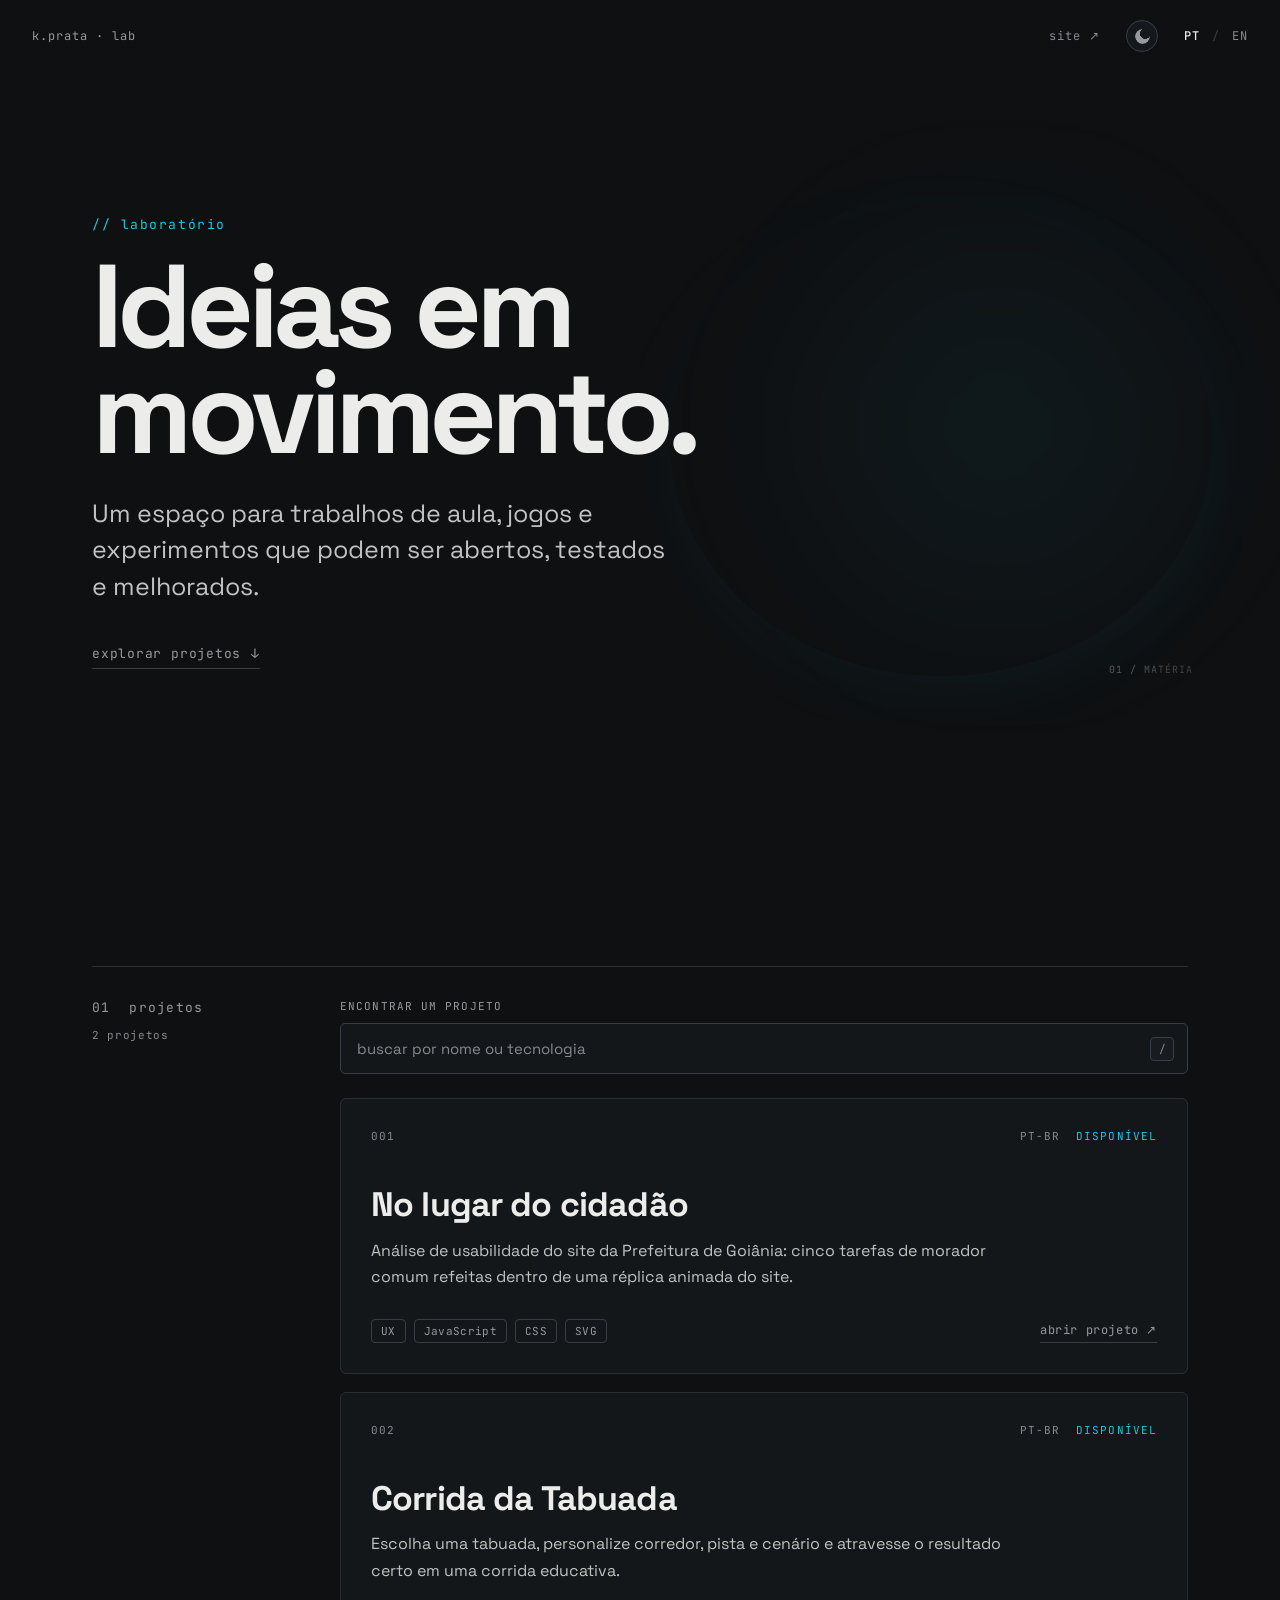
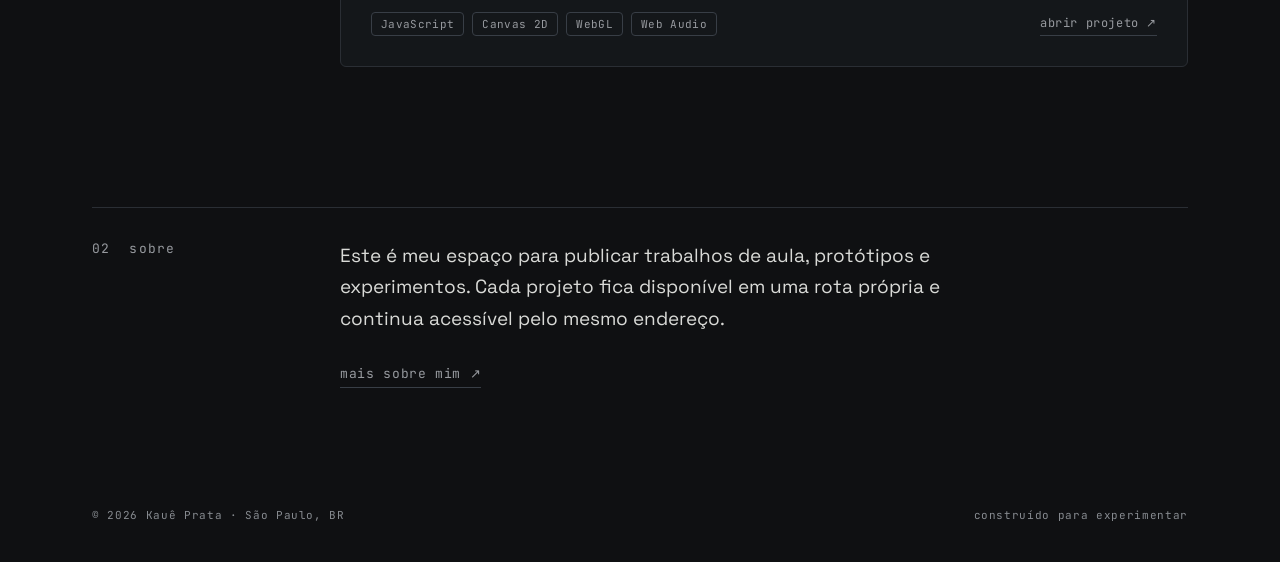
<file: pt/index.html>
<!DOCTYPE html>
<html lang="pt-BR">
<head>
  <meta charset="utf-8">
  <meta name="viewport" content="width=device-width, initial-scale=1">
  <script>
    (() => {
      let theme = "dark";
      try { theme = localStorage.getItem("kp-theme") === "light" ? "light" : "dark"; } catch (_) {}
      document.documentElement.dataset.theme = theme;
    })();
  </script>

  <title>Lab · Kauê Prata</title>
  <meta name="description" content="Trabalhos de aula, jogos e experimentos desenvolvidos por Kauê Prata.">
  <meta name="author" content="Kauê Prata">
  <meta name="theme-color" content="#0F1012">
  <link rel="canonical" href="https://lab.kaueprata.com/pt/">
  <link rel="alternate" hreflang="en" href="https://lab.kaueprata.com/">
  <link rel="alternate" hreflang="pt-BR" href="https://lab.kaueprata.com/pt/">
  <link rel="alternate" hreflang="x-default" href="https://lab.kaueprata.com/">

  <meta property="og:type" content="website">
  <meta property="og:site_name" content="Lab · Kauê Prata">
  <meta property="og:url" content="https://lab.kaueprata.com/pt/">
  <meta property="og:title" content="Lab · Kauê Prata">
  <meta property="og:description" content="Trabalhos de aula, jogos e experimentos desenvolvidos por Kauê Prata.">
  <meta property="og:image" content="https://lab.kaueprata.com/assets/og-v2.jpg">
  <meta property="og:image:width" content="1200">
  <meta property="og:image:height" content="630">
  <meta property="og:image:alt" content="Laboratório de Kauê Prata, uma coleção de projetos e experimentos">
  <meta property="og:locale" content="pt_BR">
  <meta property="og:locale:alternate" content="en_US">

  <meta name="twitter:card" content="summary_large_image">
  <meta name="twitter:title" content="Lab · Kauê Prata">
  <meta name="twitter:description" content="Trabalhos de aula, jogos e experimentos desenvolvidos por Kauê Prata.">
  <meta name="twitter:image" content="https://lab.kaueprata.com/assets/og-v2.jpg">

  <link rel="icon" href="/assets/favicon.svg" type="image/svg+xml">
  <link rel="apple-touch-icon" href="/assets/apple-touch-icon.png">
  <link rel="preload" href="/assets/v2/fonts/space-grotesk-latin.woff2" as="font" type="font/woff2" crossorigin>
  <link rel="stylesheet" href="/assets/v2/site.css?v=5">
  <noscript><style>.app-list{display:none}.noscript-app{display:block}</style></noscript>
</head>
<body>
  <a class="skip" href="#apps">pular para os projetos</a>

  <header class="topbar">
    <a class="brand" href="/pt/">k.prata · lab</a>
    <nav class="topnav" aria-label="Navegação principal">
      <a class="back-home" href="https://kaueprata.com/pt/">site <span aria-hidden="true">↗</span></a>
      <button class="theme-toggle" type="button" data-theme-toggle aria-label="Mudar para o tema claro" title="Mudar para o tema claro" aria-pressed="false">
        <span class="theme-icon theme-icon-moon" aria-hidden="true"></span>
        <span class="theme-icon theme-icon-sun" aria-hidden="true"></span>
      </button>
      <div class="lang" role="group" aria-label="Idioma">
        <span class="lang-btn" aria-current="page">PT</span>
        <span class="lang-sep" aria-hidden="true">/</span>
        <a class="lang-btn" href="/" hreflang="en" data-lang="en">EN</a>
      </div>
    </nav>
  </header>

  <main>
    <section class="hero" aria-labelledby="hero-title">
      <div class="hero-visual" aria-hidden="true">
        <canvas id="lab-canvas"></canvas>
        <span class="shape-label" id="shape-label"></span>
      </div>
      <div class="hero-inner">
        <div class="hero-copy">
          <p class="kicker">// laboratório</p>
          <h1 id="hero-title">Ideias em movimento.</h1>
          <p class="hero-line">Um espaço para trabalhos de aula, jogos e experimentos que podem ser abertos, testados e melhorados.</p>
          <a class="hero-link" href="#apps">explorar projetos <span aria-hidden="true">↓</span></a>
        </div>
      </div>
    </section>

    <section class="section" id="apps" aria-labelledby="apps-title">
      <div class="section-row">
        <div class="section-heading">
          <h2 class="section-label" id="apps-title">01&nbsp;&nbsp;projetos</h2>
          <span class="app-count" id="app-count" aria-live="polite">carregando</span>
        </div>

        <div class="section-body">
          <div class="toolbar">
            <label for="app-search">encontrar um projeto</label>
            <div class="search-wrap">
              <input id="app-search" type="search" placeholder="buscar por nome ou tecnologia" autocomplete="off">
              <span class="search-key" aria-hidden="true">/</span>
            </div>
          </div>

          <div class="app-list" id="app-list"></div>
          <p class="empty" id="empty" hidden>Nenhum projeto encontrado.</p>

          <div class="noscript-app">
            <article class="app-card">
              <a class="app-card-link" href="/tabuada/">
                <div class="app-topline"><span>001</span><span class="status">disponível</span></div>
                <h3>Corrida da Tabuada</h3>
                <p>Escolha uma tabuada, atravesse o resultado certo e desbloqueie novas pistas e corredores.</p>
                <span class="open-app">abrir projeto ↗</span>
              </a>
            </article>
          </div>
        </div>
      </div>
    </section>

    <section class="section note" aria-labelledby="about-title">
      <div class="section-row">
        <h2 class="section-label" id="about-title">02&nbsp;&nbsp;sobre</h2>
        <div class="section-body note-body">
          <p>Este é meu espaço para publicar trabalhos de aula, protótipos e experimentos. Cada projeto fica disponível em uma rota própria e continua acessível pelo mesmo endereço.</p>
          <a href="https://kaueprata.com/pt/">mais sobre mim <span aria-hidden="true">↗</span></a>
        </div>
      </div>
    </section>
  </main>

  <footer class="footer">
    <p>© 2026 Kauê Prata · São Paulo, BR</p>
    <span>construído para experimentar</span>
  </footer>

  <script src="/assets/v2/apps.js" defer></script>
  <script src="/assets/v2/site.js?v=4" defer></script>
</body>
</html>
</file>
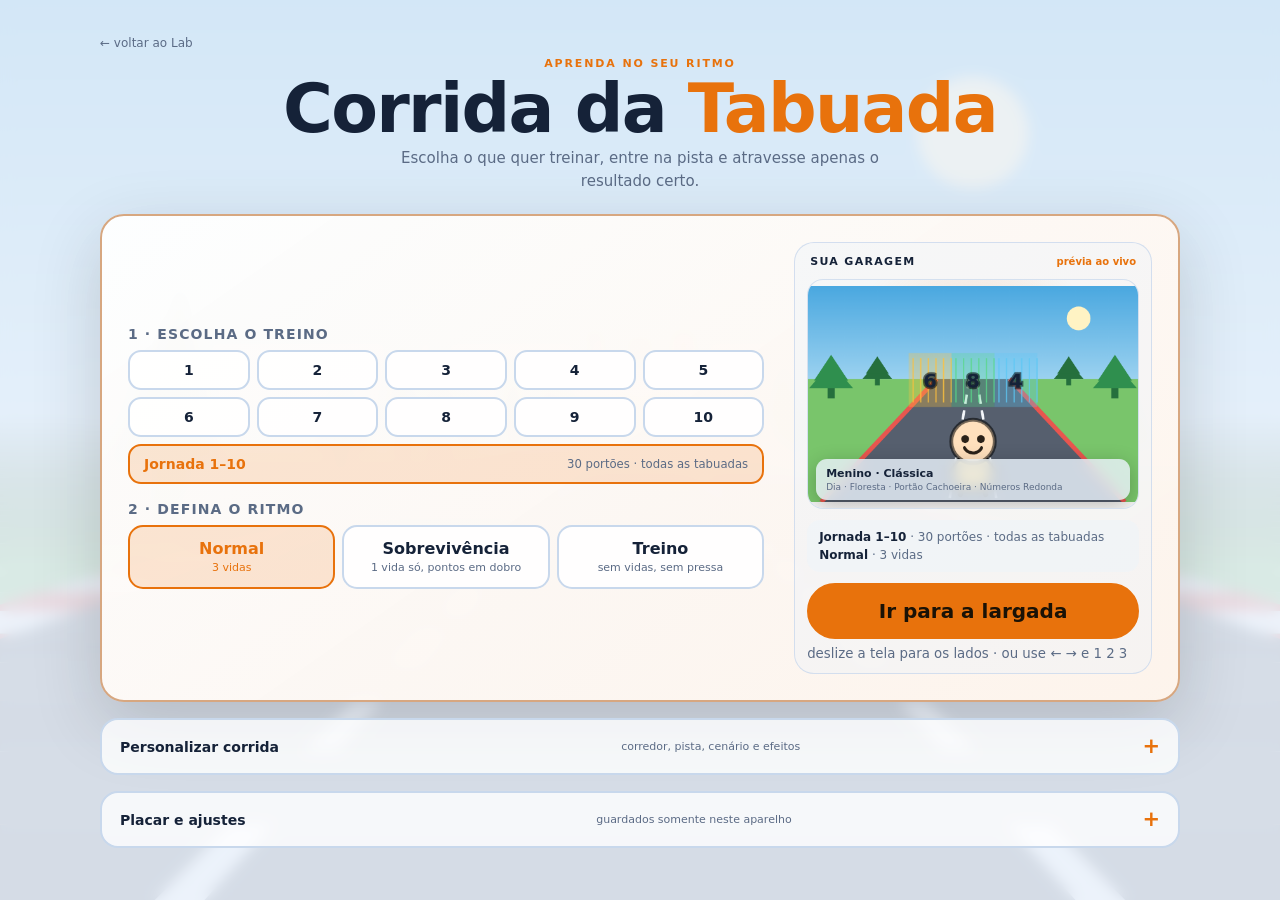
<file: tabuada/index.html>
<!DOCTYPE html>
<html lang="pt-BR">
<head>
<meta charset="utf-8">
<meta name="viewport" content="width=device-width, initial-scale=1, viewport-fit=cover">
<title>Corrida da Tabuada · Apps de Kauê Prata</title>
<meta name="description" content="Jogo de corrida para praticar a tabuada de multiplicação no navegador.">
<meta name="theme-color" content="#0e1726">
<link rel="canonical" href="https://lab.kaueprata.com/tabuada/">
<meta property="og:type" content="website">
<meta property="og:title" content="Corrida da Tabuada · Kauê Prata">
<meta property="og:description" content="Escolha uma tabuada, personalize a corrida e atravesse o portão certo.">
<meta property="og:url" content="https://lab.kaueprata.com/tabuada/">
<meta property="og:image" content="https://lab.kaueprata.com/assets/og-v2.jpg">
<meta name="twitter:card" content="summary_large_image">
<link rel="icon" href="/assets/favicon.svg" type="image/svg+xml">
<style>
  :root {
    --fundo: #0e1726; --painel: #162033; --painel-borda: #27324c;
    --tinta: #f3f6fb; --tinta-fraca: #93a0bb; --marca: #ffc23d;
    --bom: #35c46a; --ruim: #ff5d5d;
    --display: "Segoe UI Rounded", ui-rounded, "SF Pro Rounded", "Nunito", "Trebuchet MS", system-ui, sans-serif;
    --corpo: system-ui, -apple-system, "Segoe UI", sans-serif;
  }

  * { box-sizing: border-box; }
  html, body { height: 100%; margin: 0; }
  body {
    background: var(--fundo); color: var(--tinta); font-family: var(--corpo);
    overflow: hidden; -webkit-tap-highlight-color: transparent;
  }
  #palco { position: relative; width: 100%; height: 100%; touch-action: none; }
  #palco.em-jogo canvas#pista { cursor: grab; }
  #palco.arrastando canvas#pista { cursor: grabbing; }
  canvas#pista { display: block; width: 100%; height: 100%; }
  canvas#mundo3d { position: absolute; z-index: 1; inset: 0; display: block; width: 100%; height: 100%; pointer-events: none; }
  canvas#mundo3d[hidden] { display: none; }
  canvas#corredor3d { position: absolute; z-index: 2; inset: 0; display: block; width: 100%; height: 100%; pointer-events: none; }
  canvas#corredor3d[hidden] { display: none; }

  /* ============================================================ painel == */

  #painel {
    position: absolute; z-index: 4; left: 50%; top: clamp(10px, 2.2vw, 20px);
    transform: translateX(-50%); display: flex; align-items: stretch;
    width: min(calc(100% - 24px), 760px); min-height: 48px; padding: 5px 8px;
    border: 1px solid color-mix(in srgb, var(--painel-borda) 78%, transparent);
    border-radius: 18px; background: color-mix(in srgb, var(--painel) 88%, transparent);
    box-shadow: 0 12px 34px rgba(0,0,0,.26); backdrop-filter: blur(9px);
    pointer-events: none; opacity: 0; transition: opacity .25s;
  }
  #painel.ativo { opacity: 1; }
  #painel[hidden], #cockpit-hud[hidden], #canto[hidden], #pergunta-fixa[hidden] { display: none; }

  .ficha {
    position: relative; display: grid; align-content: center; justify-items: start;
    flex: 1 1 0; min-width: 0; gap: 3px; padding: 5px clamp(9px, 2vw, 17px);
    font-family: var(--display); line-height: 1;
  }
  .ficha + .ficha::before {
    content: ""; position: absolute; left: 0; top: 8px; bottom: 8px; width: 1px;
    background: color-mix(in srgb, var(--painel-borda) 70%, transparent);
  }
  .ficha .rotulo {
    color: var(--tinta-fraca); font-family: var(--corpo);
    font-size: clamp(9px, 1.15vw, 11px); letter-spacing: .1em; text-transform: uppercase;
  }
  .ficha .valor { font-weight: 700; font-variant-numeric: tabular-nums; font-size: clamp(15px, 2vw, 19px); }
  #f-tabuada .valor { color: var(--marca); }
  #f-seq.quente { background: color-mix(in srgb, var(--marca) 10%, transparent); border-radius: 11px; }
  #f-seq.quente .valor { color: var(--marca); }

  #f-boost { color: var(--marca); }
  #f-boost[hidden] { display: none; }

  /* Instrumentos de corrida: velocidade e vidas ficam perto do carro, no
     canto inferior esquerdo, em vez de disputarem atenção com o progresso. */
  #cockpit-hud {
    --vel-giro: -160deg; --vel-cor: var(--marca); position: absolute; z-index: 4;
    left: clamp(10px, 2.4vw, 22px); bottom: max(clamp(10px, 2.4vw, 22px), env(safe-area-inset-bottom));
    display: flex; align-items: flex-end; gap: 10px; opacity: 0; pointer-events: none;
    transition: opacity .25s;
  }
  #cockpit-hud.ativo { opacity: 1; }
  #f-vel {
    position: relative; width: 154px; height: 126px; overflow: hidden;
    border: 1px solid color-mix(in srgb, var(--painel-borda) 82%, white 8%);
    border-radius: 86px 86px 24px 24px;
    background:
      radial-gradient(circle at 50% 53%, color-mix(in srgb, var(--painel) 94%, #000 6%) 0 49%, transparent 50%),
      linear-gradient(145deg, color-mix(in srgb, var(--painel) 96%, white 4%), color-mix(in srgb, var(--painel) 82%, #000 18%));
    box-shadow: 0 14px 38px rgba(0,0,0,.38), inset 0 0 0 5px rgba(0,0,0,.13), inset 0 1px 0 rgba(255,255,255,.08);
    backdrop-filter: blur(10px); transition: border-color .2s, box-shadow .2s;
  }
  #f-vel.acelerando { border-color: color-mix(in srgb, var(--vel-cor) 70%, white 12%); box-shadow: 0 14px 38px rgba(0,0,0,.38), 0 0 24px color-mix(in srgb, var(--vel-cor) 28%, transparent), inset 0 0 0 5px rgba(0,0,0,.13); }
  .vel-arco {
    position: absolute; width: 122px; height: 122px; left: 15px; top: 11px; border-radius: 50%;
    background:
      conic-gradient(from 218deg, var(--vel-cor) 0 7deg, transparent 7deg 20deg, var(--tinta-fraca) 20deg 24deg, transparent 24deg 43deg, var(--tinta-fraca) 43deg 47deg, transparent 47deg 66deg, var(--tinta-fraca) 66deg 70deg, transparent 70deg 89deg, var(--tinta-fraca) 89deg 93deg, transparent 93deg 112deg, var(--tinta-fraca) 112deg 116deg, transparent 116deg 135deg, #ffb52e 135deg 140deg, transparent 140deg 158deg, var(--ruim) 158deg 166deg, transparent 166deg 360deg);
    opacity: .9; filter: drop-shadow(0 0 5px color-mix(in srgb, var(--vel-cor) 25%, transparent));
  }
  .vel-arco::after { content: ""; position: absolute; inset: 9px; border-radius: 50%; background: color-mix(in srgb, var(--painel) 97%, transparent); box-shadow: inset 0 3px 12px rgba(0,0,0,.28); }
  .vel-rotulo { position: absolute; z-index: 3; top: 25px; left: 0; right: 0; text-align: center; color: var(--tinta-fraca); font-size: 7px; font-weight: 800; letter-spacing: .18em; text-transform: uppercase; }
  .vel-num { position: absolute; z-index: 3; color: color-mix(in srgb, var(--tinta-fraca) 90%, transparent); font: 700 8px var(--corpo); font-variant-numeric: tabular-nums; }
  .vel-num.zero { left: 26px; top: 74px; }
  .vel-num.oitenta { left: 70px; top: 37px; }
  .vel-num.cento-sessenta { right: 19px; top: 74px; color: color-mix(in srgb, var(--ruim) 78%, var(--tinta)); }
  #ponteiro-vel {
    position: absolute; z-index: 4; left: 76px; bottom: 34px; width: 48px; height: 3px;
    border-radius: 99px; background: linear-gradient(90deg, var(--vel-cor), #fff4c2); box-shadow: 0 0 10px color-mix(in srgb, var(--vel-cor) 78%, transparent);
    transform-origin: 1px 50%; transform: rotate(var(--vel-giro));
  }
  #ponteiro-vel::after { content: ""; position: absolute; left: -6px; top: -6px; width: 15px; height: 15px; border: 3px solid var(--vel-cor); border-radius: 50%; background: var(--painel); box-shadow: 0 0 0 3px rgba(0,0,0,.2); }
  .vel-leitura { position: absolute; z-index: 5; left: 0; right: 0; bottom: 6px; display: flex; align-items: baseline; justify-content: center; gap: 4px; font-family: var(--display); }
  .vel-leitura .valor { min-width: 34px; text-align: right; font-size: 24px; font-weight: 850; line-height: 1; font-variant-numeric: tabular-nums; text-shadow: 0 2px 8px rgba(0,0,0,.45); }
  .vel-leitura small { color: var(--tinta-fraca); font-size: 7px; letter-spacing: .1em; text-transform: uppercase; }

  #f-vidas {
    display: grid; gap: 6px; min-width: 112px; padding: 10px 13px 11px;
    border: 1px solid color-mix(in srgb, var(--painel-borda) 85%, transparent); border-radius: 17px;
    background: color-mix(in srgb, var(--painel) 91%, transparent); box-shadow: 0 12px 32px rgba(0,0,0,.3); backdrop-filter: blur(8px);
  }
  #f-vidas .rotulo { color: var(--tinta-fraca); font-size: 9px; letter-spacing: .12em; text-transform: uppercase; }
  #vidas { display: flex; gap: 6px; }
  #vidas .cor {
    font-size: clamp(20px, 3vw, 27px); line-height: 1; color: var(--ruim);
    filter: drop-shadow(0 2px 3px rgba(0,0,0,.4));
    transition: transform .18s, opacity .18s, filter .18s;
  }
  #vidas .cor.gasta { opacity: .2; color: var(--tinta-fraca); transform: scale(.72); filter: none; }
  #vidas .cor.quebrando { animation: quebrar .75s ease-out forwards; }
  @keyframes quebrar {
    0%   { transform: scale(1)   rotate(0);     opacity: 1; }
    18%  { transform: scale(1.9) rotate(-12deg); opacity: 1; }
    42%  { transform: scale(1.5) rotate(14deg);  opacity: 1; }
    100% { transform: scale(.72) rotate(0) translateY(9px); opacity: .2; }
  }
  #f-vidas.infinito .rotulo { color: var(--marca); }

  /* Clarão vermelho ao perder vida. */
  #dano {
    position: absolute; inset: 0; pointer-events: none; opacity: 0;
    background: radial-gradient(ellipse at center, transparent 34%, color-mix(in srgb, var(--ruim) 82%, transparent) 100%);
  }
  #dano.bate { animation: bater .62s ease-out; }
  @keyframes bater { 0% { opacity: 0; } 12% { opacity: 1; } 100% { opacity: 0; } }

  /* ============================================================ botões == */

  button {
    pointer-events: auto; font-family: var(--display); font-weight: 600; color: var(--tinta);
    background: color-mix(in srgb, var(--painel) 92%, transparent);
    border: 2px solid var(--painel-borda); border-radius: 999px;
    padding: 8px 16px; font-size: clamp(12px, 1.6vw, 14px); cursor: pointer;
    transition: border-color .15s, color .15s, background .15s, transform .1s;
  }
  button:hover { border-color: var(--marca); color: var(--marca); }
  button:active { transform: translateY(1px); }
  button:focus-visible { outline: 3px solid var(--marca); outline-offset: 3px; }
  button[aria-pressed="true"] {
    border-color: var(--marca); color: var(--marca);
    background: color-mix(in srgb, var(--marca) 16%, transparent);
  }
  .principal {
    background: var(--marca); border-color: var(--marca); color: #1a1206;
    font-size: clamp(16px, 2.5vw, 20px); font-weight: 700; padding: 14px 36px;
  }
  .principal:hover { background: var(--tinta); border-color: var(--tinta); color: var(--fundo); }
  .principal[aria-pressed="true"] { background: var(--marca); color: #1a1206; }
  .fantasma { background: transparent; }

  /* =========================================================== telas ==== */

  .tela {
    position: absolute; inset: 0; display: grid; align-content: start; justify-items: center;
    gap: clamp(12px, 2vh, 20px); padding: clamp(16px, 3.5vw, 34px) clamp(14px, 4vw, 34px) 60px;
    text-align: center; overflow-y: auto; overflow-x: hidden;
    background: color-mix(in srgb, var(--fundo) 86%, transparent); backdrop-filter: blur(7px);
  }
  .tela[hidden] { display: none; }

  .menu-shell { display: grid; gap: 16px; width: min(100%, 1080px); margin-inline: auto; }
  .menu-top { display: grid; justify-items: center; gap: 7px; padding: 2px 0 6px; }
  .menu-topline { display: flex; align-items: center; justify-content: space-between; width: 100%; gap: 12px; }
  .voltar-lab { color: var(--tinta-fraca); font-size: 12px; text-decoration: none; }
  .voltar-lab:hover { color: var(--marca); }
  .eyebrow { margin: 0; color: var(--marca); font: 700 11px var(--display); letter-spacing: .17em; text-transform: uppercase; }
  .menu-intro { margin: 0; max-width: 52ch; color: var(--tinta-fraca); line-height: 1.5; font-size: clamp(13px, 1.7vw, 15px); }

  h1 {
    margin: 0; font-family: var(--display); font-weight: 700;
    font-size: clamp(32px, 7.5vw, 68px); line-height: .93; letter-spacing: -.025em; text-wrap: balance;
  }
  h1 em { font-style: normal; color: var(--marca); }
  h2 { margin: 0; font-family: var(--display); font-weight: 700; font-size: clamp(24px, 5vw, 40px); line-height: 1; }

  .legenda { margin: 0; max-width: 46ch; font-size: clamp(13px, 1.9vw, 16px); line-height: 1.5; color: var(--tinta-fraca); text-wrap: pretty; }

  kbd {
    display: inline-block; min-width: 1.8em; padding: 2px 7px;
    border: 2px solid var(--painel-borda); border-bottom-width: 4px; border-radius: 7px;
    font-family: var(--display); font-weight: 700; color: var(--tinta);
  }

  .cartao {
    width: min(100%, 1080px); padding: clamp(14px, 2.6vw, 20px);
    border: 2px solid var(--painel-borda); border-radius: 18px;
    background: color-mix(in srgb, var(--painel) 80%, transparent); text-align: left;
  }
  .cartao h3 {
    margin: 0 0 9px; font-family: var(--display); font-size: clamp(12px, 1.7vw, 14px);
    letter-spacing: .07em; text-transform: uppercase; color: var(--tinta-fraca);
  }
  .cartao .aviso { margin: -5px 0 10px; font-size: clamp(10.5px, 1.4vw, 12px); color: var(--tinta-fraca); line-height: 1.45; }

  .linha { display: flex; flex-wrap: wrap; gap: 6px; align-items: center; }
  .linha + .rot { margin-top: 12px; }
  .rot {
    width: 100%; font-family: var(--corpo); font-size: 10.5px; letter-spacing: .12em;
    text-transform: uppercase; color: var(--tinta-fraca); margin-bottom: 5px;
  }

  .setup-card {
    display: grid; gap: 18px; width: 100%; padding: clamp(16px, 3vw, 26px);
    border: 2px solid color-mix(in srgb, var(--marca) 48%, var(--painel-borda)); border-radius: 24px;
    background: linear-gradient(145deg, color-mix(in srgb, var(--painel) 92%, transparent), color-mix(in srgb, var(--marca) 8%, var(--painel)));
    box-shadow: 0 22px 70px rgba(0,0,0,.16); text-align: left;
  }
  .setup-layout { display: grid; grid-template-columns: minmax(0, 1.28fr) minmax(310px, .72fr); gap: clamp(18px, 3vw, 30px); align-items: stretch; }
  .setup-config { display: grid; align-content: center; gap: 18px; min-width: 0; }
  .setup-grid { display: grid; grid-template-columns: 1fr; gap: 18px; }
  .setup-bloco { min-width: 0; }
  .setup-bloco h2 { margin-bottom: 9px; font-size: 14px; letter-spacing: .08em; text-transform: uppercase; color: var(--tinta-fraca); }
  .niveis { display: grid; grid-template-columns: repeat(5, minmax(0, 1fr)); gap: 7px; }
  .niveis button { padding: 10px 7px; border-radius: 13px; }
  .niveis .jornada { grid-column: 1 / -1; display: flex; justify-content: space-between; align-items: center; text-align: left; padding-inline: 14px; }
  .niveis .jornada small { color: var(--tinta-fraca); font-weight: 500; }

  /* Modos: escolhas curtas, sem transformar a abertura num painel de controle. */
  #modos { display: grid; grid-template-columns: repeat(3,minmax(0,1fr)); gap: 7px; width: 100%; }
  #modos button { display: grid; gap: 3px; padding: 12px 10px; border-radius: 15px; text-align: center; }
  #modos .mt { font-size: clamp(14px, 2vw, 16px); font-weight: 700; }
  #modos .md { font-size: 11px; font-weight: 500; color: var(--tinta-fraca); line-height: 1.3; }
  #modos button[aria-pressed="true"] .md { color: inherit; }

  .resumo-partida {
    display: grid; gap: 4px; padding: 10px 12px; border-radius: 13px;
    background: color-mix(in srgb, var(--fundo) 42%, transparent); color: var(--tinta-fraca); font-size: 12px;
  }
  .resumo-partida strong { color: var(--tinta); }
  .menu-actions { display: grid; justify-items: stretch; gap: 7px; }
  .menu-actions .principal { width: 100%; }
  .menu-actions small { color: var(--tinta-fraca); }

  .largada-card { display: grid; align-content: start; gap: 11px; min-width: 0; padding: 12px; border: 1px solid color-mix(in srgb, var(--painel-borda) 78%, transparent); border-radius: 20px; background: color-mix(in srgb, var(--fundo) 40%, transparent); }
  .largada-topo { display: flex; justify-content: space-between; align-items: center; gap: 8px; padding: 0 3px; }
  .largada-topo strong { font: 800 11px var(--display); letter-spacing: .12em; text-transform: uppercase; }
  .largada-topo span { color: var(--marca); font: 700 10px var(--display); }

  details.cartao { padding: 0; }
  details.cartao > summary {
    display: flex; justify-content: space-between; align-items: center; gap: 16px; padding: 16px 18px;
    cursor: pointer; list-style: none; font: 700 14px var(--display);
  }
  details.cartao > summary::-webkit-details-marker { display: none; }
  details.cartao > summary::after { content: "+"; color: var(--marca); font-size: 21px; line-height: 1; }
  details.cartao[open] > summary::after { content: "−"; }
  details.cartao > summary span { color: var(--tinta-fraca); font: 500 11px var(--corpo); }
  .detalhe-corpo { padding: 0 18px 18px; border-top: 1px solid var(--painel-borda); }
  .custom-grid { display: grid; grid-template-columns: minmax(270px,.78fr) minmax(0,1.22fr); gap: 20px; padding-top: 16px; }
  #previa {
    position: relative; display: grid; place-items: center; min-height: 230px; overflow: hidden; border: 1px solid color-mix(in srgb, var(--painel-borda) 75%, transparent); border-radius: 16px;
    background: radial-gradient(circle at 50% 40%, color-mix(in srgb, var(--marca) 20%, transparent), transparent 62%);
  }
  canvas#preview { display: block; width: 100%; height: auto; aspect-ratio: 1.53; }
  .preview-legenda { position: absolute; inset: auto 8px 8px; display: grid; gap: 2px; padding: 8px 10px; border-radius: 11px; background: color-mix(in srgb, var(--fundo) 82%, transparent); box-shadow: 0 5px 20px rgba(0,0,0,.24); backdrop-filter: blur(7px); pointer-events: none; }
  .preview-legenda strong { font: 800 11px var(--display); color: var(--tinta); }
  .preview-legenda span { overflow: hidden; color: var(--tinta-fraca); font-size: 9px; text-overflow: ellipsis; white-space: nowrap; }
  .previa-custom { position: sticky; top: 12px; align-self: start; overflow: hidden; border: 1px solid color-mix(in srgb, var(--painel-borda) 75%, transparent); border-radius: 16px; background: color-mix(in srgb, var(--fundo) 46%, transparent); }
  .previa-custom header { display: flex; justify-content: space-between; gap: 8px; padding: 10px 12px; border-bottom: 1px solid var(--painel-borda); }
  .previa-custom strong { font: 800 11px var(--display); text-transform: uppercase; letter-spacing: .08em; }
  .previa-custom span { color: var(--tinta-fraca); font-size: 9px; }
  canvas#preview-custom { display: block; width: 100%; height: auto; }
  .opcoes-visuais { min-width: 0; }
  .opcoes-visuais .linha { display: grid; grid-template-columns: repeat(auto-fill,minmax(132px,1fr)); gap: 7px; }
  .opcoes-visuais .linha button { position: relative; display: grid; grid-template-columns: 42px minmax(0,1fr); align-items: center; gap: 9px; min-height: 52px; padding: 5px 10px 5px 6px; border-radius: 14px; text-align: left; }
  .skin-mini { position: relative; display: grid; place-items: center; width: 40px; height: 38px; overflow: hidden; border: 1px solid color-mix(in srgb, var(--painel-borda) 80%, transparent); border-radius: 10px; background: color-mix(in srgb, var(--fundo) 46%, transparent); color: var(--mini-cor,var(--marca)); font-size: 18px; }
  .skin-nome { min-width: 0; overflow: hidden; text-overflow: ellipsis; white-space: nowrap; }
  [data-grupo="skins-pista"] .skin-mini::before { content:""; position:absolute; inset: 7px 9px -7px; clip-path: polygon(37% 0,63% 0,100% 100%,0 100%); background: var(--mini-a,#454d60); border-inline: 2px solid var(--mini-b,#fff); }
  [data-grupo="skins-portal"] .skin-mini::before { content:""; position:absolute; inset: 7px 8px 5px; border: 3px solid currentColor; border-bottom-width: 1px; border-radius: 6px 6px 2px 2px; box-shadow: inset 0 0 9px currentColor; }
  [data-grupo="skins-tema"] .skin-mini { background: linear-gradient(145deg,var(--mini-a),var(--mini-b)); }
  [data-grupo="skins-cenario"] .skin-mini { font-size: 21px; }
  [data-grupo="skins-corredor"] .skin-mini { font: 900 14px var(--display); }
  .config-grid { display: grid; grid-template-columns: minmax(0, 1fr) minmax(220px, .7fr); gap: 20px; padding-top: 16px; }
  .ajustes { align-content: start; }

  ol.placar { margin: 0; padding: 0; list-style: none; display: grid; gap: 5px; }
  ol.placar li {
    display: grid; grid-template-columns: 1.9em 1fr auto auto; align-items: baseline; gap: 9px;
    padding: 7px 10px; border-radius: 11px;
    background: color-mix(in srgb, var(--fundo) 45%, transparent);
    font-family: var(--display); font-size: clamp(13px, 1.8vw, 15px);
  }
  ol.placar li.destaque { background: color-mix(in srgb, var(--marca) 22%, transparent); border: 2px solid var(--marca); padding: 5px 8px; }
  ol.placar .pos { color: var(--tinta-fraca); font-variant-numeric: tabular-nums; }
  ol.placar .nome { overflow: hidden; text-overflow: ellipsis; white-space: nowrap; }
  ol.placar .modo { font-size: .78em; color: var(--tinta-fraca); }
  ol.placar .pts { font-weight: 700; font-variant-numeric: tabular-nums; color: var(--marca); }
  ol.placar .vazio { grid-column: 1 / -1; color: var(--tinta-fraca); font-family: var(--corpo); font-size: 13px; }

  .numeros { display: grid; grid-template-columns: repeat(3, minmax(0, 1fr)); gap: 9px; width: 100%; }
  .numeros div { padding: 11px 8px; border: 2px solid var(--painel-borda); border-radius: 14px; background: color-mix(in srgb, var(--painel) 70%, transparent); }
  .numeros .n { display: block; font-family: var(--display); font-weight: 700; font-size: clamp(21px, 4.4vw, 31px); line-height: 1.05; font-variant-numeric: tabular-nums; }
  .numeros .r { display: block; margin-top: 3px; font-size: clamp(9.5px, 1.35vw, 11px); letter-spacing: .08em; text-transform: uppercase; color: var(--tinta-fraca); }

  #recorde { display: grid; gap: 9px; align-content: center; justify-items: start; min-height: 100%; padding: 18px; border: 1px solid color-mix(in srgb, var(--marca) 65%, var(--painel-borda)); border-radius: 18px; background: color-mix(in srgb, var(--marca) 11%, var(--painel)); }
  #recorde[hidden] { display: none; }
  #recorde p { margin: 0; font-family: var(--display); font-weight: 800; font-size: clamp(14px, 2.2vw, 17px); }
  #recorde input { width: 100%; }

  input[type="text"] {
    width: min(72vw, 240px); padding: 10px 15px; border: 2px solid var(--painel-borda);
    border-radius: 999px; background: var(--fundo); color: var(--tinta);
    font-family: var(--display); font-size: clamp(14px, 2vw, 16px); font-weight: 600; text-align: center;
  }
  input[type="text"]:focus-visible { outline: 3px solid var(--marca); outline-offset: 2px; border-color: var(--marca); }

  #frase { margin: 0; font-family: var(--display); font-size: clamp(13px, 1.9vw, 16px); color: var(--marca); font-style: italic; }
  #resumo-erros { min-height: 100%; padding: 18px; border: 1px solid var(--painel-borda); border-radius: 18px; background: color-mix(in srgb, var(--fundo) 42%, transparent); text-align: left; }
  #resumo-erros h3 { margin: 0 0 8px; font: 700 13px var(--display); color: var(--tinta-fraca); text-transform: uppercase; letter-spacing: .08em; }
  #lista-erros { display: flex; flex-wrap: wrap; gap: 6px; margin: 0; padding: 0; list-style: none; }
  #lista-erros li { padding: 7px 10px; border: 1px solid var(--painel-borda); border-radius: 999px; font: 700 13px var(--display); }
  #recompensa { margin: 0; color: var(--marca); font: 700 14px var(--display); }

  /* ===================================================== chegada final == */
  #fim { z-index: 8; align-content: center; background: radial-gradient(circle at 50% 12%, color-mix(in srgb, var(--marca) 12%, transparent), transparent 42%), color-mix(in srgb, var(--fundo) 88%, transparent); }
  .resultado-shell {
    position: relative; display: grid; gap: clamp(14px, 2.2vw, 20px); width: min(100%, 900px);
    padding: clamp(22px, 4vw, 38px); overflow: hidden; border: 1px solid color-mix(in srgb, var(--painel-borda) 80%, transparent);
    border-radius: 30px; background: linear-gradient(145deg, color-mix(in srgb, var(--painel) 96%, transparent), color-mix(in srgb, var(--fundo) 94%, transparent));
    box-shadow: 0 30px 90px rgba(0,0,0,.46), inset 0 1px rgba(255,255,255,.04); text-align: left;
  }
  .faixa-xadrez { position: absolute; inset: 0 0 auto; height: 9px; background: conic-gradient(from 90deg, var(--marca) 0 25%, transparent 0 50%, var(--marca) 0 75%, transparent 0) 0 0/18px 18px; }
  .resultado-cabecalho { display: grid; grid-template-columns: auto 1fr; align-items: center; gap: 16px; padding-top: 4px; }
  .resultado-selo { display: grid; place-items: center; width: clamp(58px, 8vw, 78px); aspect-ratio: 1; border: 2px solid var(--marca); border-radius: 22px 8px 22px 8px; background: color-mix(in srgb, var(--marca) 13%, var(--fundo)); color: var(--marca); font: 900 clamp(24px, 4vw, 38px)/1 var(--display); transform: rotate(-3deg); }
  .resultado-cabecalho h2 { font-size: clamp(27px, 5vw, 48px); }
  .resultado-cabecalho #frase { margin-top: 6px; }
  .resultado-painel { display: grid; grid-template-columns: minmax(210px,.72fr) minmax(0,1.28fr); gap: 14px; }
  .volta-final { display: grid; align-content: center; min-height: 178px; padding: 20px; border-radius: 22px; color: #171006; background: linear-gradient(145deg, var(--marca), color-mix(in srgb, var(--marca) 74%, #ff7a00)); box-shadow: inset 0 1px rgba(255,255,255,.35); }
  .volta-final .r { font: 800 10px var(--display); letter-spacing: .16em; text-transform: uppercase; opacity: .68; }
  .volta-final .n { font: 900 clamp(48px, 9vw, 82px)/.92 var(--display); letter-spacing: -.05em; font-variant-numeric: tabular-nums; }
  .volta-final #recompensa { margin-top: 10px; color: inherit; font-size: 12px; opacity: .76; }
  .telemetria-final { display: grid; align-content: space-between; gap: 12px; padding: 16px; border: 1px solid var(--painel-borda); border-radius: 22px; background: color-mix(in srgb, var(--fundo) 42%, transparent); }
  .telemetria-final .numeros div { padding: 14px 9px; }
  .telemetria-final #fim-detalhe { margin: 0; max-width: none; }
  .resultado-secundario { display: grid; grid-template-columns: repeat(2,minmax(0,1fr)); gap: 14px; }
  .resultado-secundario:has(#resumo-erros[hidden]):has(#recorde[hidden]) { display: none; }
  .resultado-acoes { display: flex; justify-content: flex-end; gap: 8px; flex-wrap: wrap; padding-top: 2px; }
  .resultado-acoes .principal { display: inline-flex; align-items: center; gap: 9px; }
  .resultado-acoes .principal::before { content: ""; width: 18px; height: 18px; background: conic-gradient(from 90deg,#171006 0 25%,transparent 0 50%,#171006 0 75%,transparent 0) 0 0/9px 9px; }

  /* ---------------------------------------------------------- flash ---- */

  #flash {
    --flash-cor: var(--marca); position: absolute; z-index: 5; left: 50%; top: clamp(82px, 13vh, 126px);
    transform: translate(-50%, -14px) scale(.88) rotate(-1deg);
    display: grid; grid-template-columns: auto 1fr; align-items: center; gap: clamp(12px, 2vw, 20px);
    width: min(88vw, 540px); padding: 13px clamp(22px, 4vw, 38px) 14px clamp(15px, 3vw, 24px);
    border: 2px solid var(--flash-cor); color: var(--flash-cor);
    background: linear-gradient(112deg, color-mix(in srgb, var(--flash-cor) 20%, var(--painel)) 0 19%, color-mix(in srgb, var(--painel) 96%, transparent) 19% 100%);
    box-shadow: 9px 9px 0 color-mix(in srgb, var(--flash-cor) 32%, transparent), 0 20px 54px rgba(0,0,0,.5);
    clip-path: polygon(3% 0, 100% 0, 97% 100%, 0 100%); pointer-events: none; opacity: 0;
    transition: opacity .18s ease-out, transform .18s cubic-bezier(.2,.8,.2,1); text-align: left;
  }
  #flash[data-tipo="acerto"] { --flash-cor: var(--bom); }
  #flash[data-tipo="erro"] { --flash-cor: var(--ruim); }
  #flash[data-tipo="escudo"] { --flash-cor: var(--marca); }
  #flash.visivel { opacity: 1; transform: translate(-50%, 0) scale(1) rotate(0); }
  #flash[data-tipo="erro"].visivel { animation: flash-erro .32s ease-out; }
  @keyframes flash-erro { 25% { transform: translate(calc(-50% - 8px), 0); } 55% { transform: translate(calc(-50% + 6px), 0); } }
  .flash-sinal {
    display: grid; place-items: center; width: clamp(54px, 9vw, 74px); aspect-ratio: 1;
    border: 3px solid currentColor; border-radius: 16px 7px 16px 7px;
    background: color-mix(in srgb, var(--flash-cor) 14%, var(--fundo));
    font: 900 clamp(28px, 5vw, 44px)/1 var(--display); transform: rotate(-4deg);
  }
  .flash-copy { min-width: 0; }
  .flash-titulo { display: block; margin-bottom: 3px; color: var(--flash-cor); font: 900 10px/1 var(--display); letter-spacing: .2em; text-transform: uppercase; }
  #flash .conta { color: var(--tinta); font-family: var(--display); font-weight: 800; font-size: clamp(25px, 5.5vw, 50px); line-height: 1; }
  #flash .nota { margin-top: 4px; font-family: var(--display); font-weight: 600; font-size: clamp(12px, 1.8vw, 16px); color: var(--tinta-fraca); }

  /* A roleta tem seu próprio aviso compacto. Ela não disputa espaço com o
     feedback pedagógico nem esconde a conta que continua em andamento. */
  #power-toast {
    --power-cor: #58e6ff; position: absolute; z-index: 5; left: 50%; top: clamp(210px, 30vh, 236px);
    transform: translate(-50%, -8px) scale(.94); display: grid; grid-template-columns: 40px 1fr;
    align-items: center; gap: 9px; width: min(310px, calc(100% - 28px)); padding: 7px 12px 7px 8px;
    border: 1px solid color-mix(in srgb, var(--power-cor) 72%, transparent); border-radius: 15px;
    background: color-mix(in srgb, var(--painel) 92%, transparent); color: var(--power-cor);
    box-shadow: 0 10px 30px rgba(0,0,0,.3), inset 0 0 20px color-mix(in srgb, var(--power-cor) 8%, transparent);
    backdrop-filter: blur(8px); pointer-events: none; opacity: 0;
    transition: opacity .14s ease, transform .2s cubic-bezier(.2,.8,.2,1);
  }
  #power-toast.visivel { opacity: 1; transform: translate(-50%, 0) scale(1); }
  #power-toast.resolvido { animation: power-resolvido .42s ease-out; }
  @keyframes power-resolvido { 35% { transform: translate(-50%, 0) scale(1.06); } }
  .power-icone {
    display: grid; place-items: center; width: 40px; aspect-ratio: 1; border-radius: 12px;
    border: 1px solid currentColor; background: color-mix(in srgb, var(--power-cor) 14%, var(--fundo));
    font: 900 22px/1 var(--display);
  }
  .power-copy { min-width: 0; display: grid; gap: 1px; }
  .power-copy small { color: var(--tinta-fraca); font: 700 8px/1 var(--display); letter-spacing: .14em; text-transform: uppercase; }
  .power-copy strong { overflow: hidden; color: var(--tinta); font: 800 16px/1.1 var(--display); text-overflow: ellipsis; white-space: nowrap; }
  .power-copy span { overflow: hidden; color: var(--tinta-fraca); font: 600 10px/1.2 var(--display); text-overflow: ellipsis; white-space: nowrap; }

  #pickup-fx { position: absolute; z-index: 4; left: 50%; top: 68%; width: 1px; height: 1px; pointer-events: none; }
  #pickup-fx::before {
    content: ""; position: absolute; inset: -16px; border: 3px solid #58e6ff; border-radius: 50%;
    opacity: 0; box-shadow: 0 0 20px #58e6ff;
  }
  #pickup-fx i { position: absolute; width: 7px; height: 7px; border-radius: 2px; background: var(--cor); opacity: 0; }
  #pickup-fx.ativo::before { animation: coleta-anel .62s ease-out; }
  #pickup-fx.ativo i { animation: coleta-faisca .68s cubic-bezier(.12,.68,.22,1) var(--atraso) both; }
  @keyframes coleta-anel {
    0% { opacity: .95; transform: scale(.35); }
    100% { opacity: 0; transform: scale(5.2, 2.4); }
  }
  @keyframes coleta-faisca {
    0% { opacity: 1; transform: translate(-50%,-50%) rotate(0) scale(.35); }
    55% { opacity: 1; }
    100% { opacity: 0; transform: translate(var(--dx),var(--dy)) rotate(var(--rot)) scale(.85); }
  }

  #pergunta-fixa {
    position: absolute; z-index: 3; left: 50%; top: clamp(82px, 13vh, 118px);
    transform: translateX(-50%); display: grid; justify-items: center; gap: 2px;
    padding: 8px 18px 9px; border: 2px solid color-mix(in srgb, var(--marca) 55%, transparent);
    border-radius: 999px; background: color-mix(in srgb, var(--fundo) 88%, transparent);
    box-shadow: 0 8px 28px rgba(0,0,0,.3); opacity: 0; pointer-events: none;
    transition: opacity .2s; font-family: var(--display); backdrop-filter: blur(5px);
  }
  #pergunta-fixa.ativo { opacity: 1; }
  #pergunta-fixa .conta-atual { color: var(--marca); font-weight: 800; font-size: clamp(20px, 4vw, 34px); line-height: 1; }
  #pergunta-fixa small { color: var(--tinta-fraca); font-size: 9px; letter-spacing: .11em; text-transform: uppercase; }

  .sr-only {
    position: absolute !important; width: 1px !important; height: 1px !important; padding: 0 !important;
    margin: -1px !important; overflow: hidden !important; clip: rect(0,0,0,0) !important;
    white-space: nowrap !important; border: 0 !important;
  }

  #pausa { align-content: center; background: color-mix(in srgb, var(--fundo) 88%, transparent); z-index: 8; }
  .pausa-card { display: grid; gap: 14px; justify-items: center; width: min(100%, 420px); padding: 28px; border: 2px solid var(--painel-borda); border-radius: 24px; background: var(--painel); }
  .pausa-card p { margin: 0; color: var(--tinta-fraca); }

  #canto {
    position: absolute; right: clamp(10px, 2.5vw, 22px); bottom: clamp(10px, 2.5vw, 22px);
    z-index: 6; display: flex; align-items: center; gap: 8px; opacity: 0; transition: opacity .25s;
  }
  #canto.ativo { opacity: 1; }
  #canto button { position: relative; display: grid; place-items: center; min-width: 42px; min-height: 42px; padding: 8px; border-radius: 14px; backdrop-filter: blur(8px); }
  #canto button svg { width: 19px; height: 19px; fill: none; stroke: currentColor; stroke-width: 1.9; stroke-linecap: round; stroke-linejoin: round; }
  #b-pausa { grid-template-columns: auto auto !important; gap: 7px; padding-inline: 13px !important; }
  .audio-dock { display: flex; flex-direction: row-reverse; align-items: center; gap: 6px; }
  .audio-opcoes { display: flex; gap: 6px; max-width: 0; opacity: 0; overflow: hidden; transform: translateX(8px); transition: max-width .22s ease, opacity .16s ease, transform .22s ease; }
  .audio-dock:hover .audio-opcoes, .audio-dock:focus-within .audio-opcoes, .audio-dock.aberto .audio-opcoes { max-width: 104px; opacity: 1; transform: translateX(0); }
  #b-audio { background: color-mix(in srgb, var(--painel) 91%, transparent); }
  #b-sfx-jogo[aria-pressed="false"], #b-mus-jogo[aria-pressed="false"] { color: var(--ruim); border-color: color-mix(in srgb, var(--ruim) 60%, var(--painel-borda)); }
  #b-sfx-jogo[aria-pressed="false"]::after, #b-mus-jogo[aria-pressed="false"]::after, #b-audio.mudo::after {
    content: ""; position: absolute; width: 22px; height: 2px; border-radius: 9px; background: currentColor; transform: rotate(-45deg); box-shadow: 0 0 0 2px color-mix(in srgb, var(--painel) 75%, transparent);
  }

  @media (max-width: 680px) {
    .tela { padding-inline: 14px; }
    .menu-shell { gap: 12px; }
    .menu-topline { align-items: flex-start; }
    .menu-top h1 { font-size: clamp(38px, 12vw, 54px); }
    .setup-layout, .setup-grid, .custom-grid, .config-grid { grid-template-columns: 1fr; }
    #modos { grid-template-columns: repeat(3, minmax(0, 1fr)); }
    #modos button { padding-inline: 5px; }
    #modos .md { font-size: 9.5px; }
    .niveis { grid-template-columns: repeat(5, 1fr); }
    #previa { min-height: 210px; }
    canvas#preview { width: 100%; height: auto; }
    .opcoes-visuais .linha { grid-template-columns: repeat(2,minmax(0,1fr)); }
    .previa-custom { position: relative; top: auto; }
    .resultado-shell { padding: 21px 14px 16px; border-radius: 22px; }
    #fim { align-content: start; }
    .resultado-cabecalho { grid-template-columns: auto 1fr; gap: 11px; }
    .resultado-selo { width: 52px; border-radius: 16px 7px; }
    .resultado-painel, .resultado-secundario { grid-template-columns: 1fr; }
    .volta-final { min-height: 132px; }
    .numeros { grid-template-columns: repeat(3, minmax(0, 1fr)); }
    .numeros div { padding-inline: 4px; }
    .numeros .n { font-size: 22px; }
    .numeros .r { font-size: 8px; letter-spacing: .04em; }
    .resultado-acoes { justify-content: stretch; }
    .resultado-acoes button { flex: 1 1 auto; }
    #painel { top: 8px; width: calc(100% - 16px); min-height: 43px; padding: 3px 5px; border-radius: 14px; }
    .ficha { padding: 4px 8px; }
    .ficha .rotulo { font-size: 7.5px; letter-spacing: .07em; }
    .ficha .valor { font-size: 14px; }
    #f-boost { flex: .62 1 0; }
    #f-boost .rotulo { display: none; }
    #pergunta-fixa { top: 66px; padding: 7px 14px; }
    #flash { top: 64px; width: calc(100% - 22px); }
    #power-toast { top: 218px; width: calc(100% - 30px); }
    #cockpit-hud { left: 8px; bottom: max(8px, env(safe-area-inset-bottom)); gap: 6px; }
    #f-vel { width: 118px; height: 94px; border-radius: 64px 64px 17px 17px; }
    .vel-arco { width: 92px; height: 92px; left: 12px; top: 8px; }
    .vel-rotulo { top: 19px; font-size: 6px; }
    .vel-num { font-size: 6px; }
    .vel-num.zero { left: 21px; top: 55px; }
    .vel-num.oitenta { left: 54px; top: 28px; }
    .vel-num.cento-sessenta { right: 14px; top: 55px; }
    #ponteiro-vel { left: 58px; bottom: 27px; width: 37px; }
    .vel-leitura { bottom: 3px; }
    .vel-leitura .valor { font-size: 18px; }
    #f-vidas { min-width: 82px; padding: 8px 9px 9px; }
    #vidas { gap: 3px; }
    #vidas .cor { font-size: 18px; }
    #canto { right: 8px; bottom: max(8px, env(safe-area-inset-bottom)); }
    #canto button { min-width: 40px; min-height: 40px; }
    #b-pausa span { display: none; }
    #b-pausa { grid-template-columns: 1fr !important; padding-inline: 8px !important; }
  }

  @media (prefers-reduced-motion: reduce) {
    *, *::before, *::after { animation-duration: .001ms !important; transition-duration: .001ms !important; }
  }
</style>
</head>
<body>

<div id="palco">
  <canvas id="pista"></canvas>
  <canvas id="mundo3d" aria-hidden="true" hidden></canvas>
  <canvas id="corredor3d" aria-hidden="true" hidden></canvas>
  <div id="dano"></div>

  <div id="painel" hidden>
    <div class="ficha" id="f-tabuada"><span class="rotulo">Tabuada</span><span class="valor" id="v-tabuada">2</span></div>
    <div class="ficha" id="f-pontos"><span class="rotulo">Pontos</span><span class="valor" id="v-pontos">0</span></div>
    <div class="ficha" id="f-seq"><span class="rotulo">Seguidas</span><span class="valor" id="v-seq">0</span></div>
    <div class="ficha" id="f-progresso"><span class="rotulo">Portão</span><span class="valor" id="v-progresso">1/30</span></div>
    <div class="ficha" id="f-boost" hidden><span class="rotulo" id="v-boost-r">Escudo</span><span class="valor" id="v-boost">•</span></div>
  </div>

  <div id="cockpit-hud" hidden>
    <div id="f-vel" role="meter" aria-label="Velocidade" aria-valuemin="0" aria-valuemax="160" aria-valuenow="90">
      <span class="vel-arco" aria-hidden="true"></span>
      <span class="vel-rotulo" aria-hidden="true">velocidade</span>
      <span class="vel-num zero" aria-hidden="true">0</span>
      <span class="vel-num oitenta" aria-hidden="true">80</span>
      <span class="vel-num cento-sessenta" aria-hidden="true">160</span>
      <i id="ponteiro-vel" aria-hidden="true"></i>
      <span class="vel-leitura"><span class="valor" id="v-vel">90</span><small>km/h</small></span>
    </div>
    <div id="f-vidas"><span class="rotulo">Integridade</span><span id="vidas"></span></div>
  </div>

  <div id="canto" hidden>
    <div class="audio-dock" id="audio-dock">
      <button id="b-audio" class="fantasma" type="button" aria-label="Abrir controles de áudio" aria-expanded="false">
        <svg viewBox="0 0 24 24" aria-hidden="true"><path d="M4 9h4l5-4v14l-5-4H4z"/><path d="M16 9.5c1.1 1.4 1.1 3.6 0 5"/><path d="M19 7c2.6 2.8 2.6 7.2 0 10"/></svg>
      </button>
      <div class="audio-opcoes">
        <button id="b-sfx-jogo" class="fantasma" type="button" aria-label="Desligar efeitos sonoros" aria-pressed="true">
          <svg viewBox="0 0 24 24" aria-hidden="true"><path d="M4 9h4l5-4v14l-5-4H4z"/><path d="M16 9.5c1.1 1.4 1.1 3.6 0 5"/></svg>
        </button>
        <button id="b-mus-jogo" class="fantasma" type="button" aria-label="Desligar música" aria-pressed="true">
          <svg viewBox="0 0 24 24" aria-hidden="true"><path d="M9 18V6l10-2v12"/><circle cx="6" cy="18" r="3"/><circle cx="16" cy="16" r="3"/></svg>
        </button>
      </div>
    </div>
    <button id="b-pausa" class="fantasma" type="button" aria-label="Pausar corrida">
      <svg viewBox="0 0 24 24" aria-hidden="true"><path d="M8 5v14M16 5v14"/></svg><span>Pausa</span>
    </button>
  </div>

  <div id="pergunta-fixa" aria-hidden="true" hidden>
    <small>Conta atual</small>
    <span class="conta-atual" id="conta-atual">1 × 1 = ?</span>
  </div>

  <div id="power-toast" aria-live="polite" aria-hidden="true">
    <div class="power-icone" id="power-icone" aria-hidden="true">?</div>
    <div class="power-copy">
      <small id="power-etapa">Cápsula surpresa</small>
      <strong id="power-nome">Sorteando…</strong>
      <span id="power-nota">Vantagem a caminho</span>
    </div>
  </div>
  <div id="pickup-fx" aria-hidden="true"></div>

  <div id="quiz-acessivel" class="sr-only" aria-live="polite" hidden>
    <p id="pergunta-acessivel"></p>
    <p id="item-acessivel"></p>
    <div id="respostas-acessiveis">
      <button type="button" data-faixa="0"></button>
      <button type="button" data-faixa="1"></button>
      <button type="button" data-faixa="2"></button>
    </div>
  </div>

  <div id="flash" aria-live="polite" aria-hidden="true" data-tipo="acerto">
    <div class="flash-sinal" id="flash-sinal" aria-hidden="true">✓</div>
    <div class="flash-copy">
      <span class="flash-titulo" id="flash-titulo">Acerto</span>
      <div class="conta" id="flash-conta"></div>
      <div class="nota" id="flash-nota"></div>
    </div>
  </div>

  <!-- ======================================================= menu ====== -->
  <div class="tela" id="menu">
    <div class="menu-shell">
      <header class="menu-top">
        <div class="menu-topline"><a class="voltar-lab" href="/pt/">← voltar ao Lab</a></div>
        <p class="eyebrow">Aprenda no seu ritmo</p>
        <h1>Corrida da <em>Tabuada</em></h1>
        <p class="menu-intro">Escolha o que quer treinar, entre na pista e atravesse apenas o resultado certo.</p>
      </header>

      <section class="setup-card" aria-labelledby="titulo-preparar">
        <h2 class="sr-only" id="titulo-preparar">Preparar corrida</h2>
        <div class="setup-layout">
          <div class="setup-config">
            <div class="setup-grid">
              <div class="setup-bloco">
                <h2>1 · Escolha o treino</h2>
                <div class="niveis" id="niveis"></div>
              </div>
              <div class="setup-bloco">
                <h2>2 · Defina o ritmo</h2>
                <div id="modos"></div>
              </div>
            </div>
          </div>
          <aside class="largada-card" aria-label="Prévia e largada">
            <div class="largada-topo"><strong>Sua garagem</strong><span>prévia ao vivo</span></div>
            <div id="previa">
              <canvas id="preview" width="520" height="340" aria-label="Prévia completa da corrida selecionada"></canvas>
              <div class="preview-legenda"><strong id="preview-titulo">Corrida personalizada</strong><span id="preview-detalhes"></span></div>
            </div>
            <div class="resumo-partida" id="resumo-partida"></div>
            <div class="menu-actions">
              <button id="b-jogar" class="principal" type="button">Ir para a largada</button>
              <small>deslize a tela para os lados · ou use ← → e 1 2 3</small>
            </div>
          </aside>
        </div>
      </section>

      <details class="cartao" id="personalizar">
        <summary>Personalizar corrida <span>corredor, pista, cenário e efeitos</span></summary>
        <div class="detalhe-corpo custom-grid">
          <div class="previa-custom">
            <header><strong>Resultado visual</strong><span>atualiza ao selecionar</span></header>
            <canvas id="preview-custom" width="520" height="340" aria-label="Prévia detalhada das skins selecionadas"></canvas>
          </div>
          <div class="opcoes-visuais">
            <div class="rot">Corredor</div><div class="linha" id="skins-corredor"></div>
            <div class="rot">Portões</div><div class="linha" id="skins-portal"></div>
            <div class="rot">Números</div><div class="linha" id="skins-fonte"></div>
            <div class="rot">Tema</div><div class="linha" id="skins-tema"></div>
            <div class="rot">Pista</div><div class="linha" id="skins-pista"></div>
            <div class="rot">Cenário</div><div class="linha" id="skins-cenario"></div>
          </div>
        </div>
      </details>

      <details class="cartao">
        <summary>Placar e ajustes <span>guardados somente neste aparelho</span></summary>
        <div class="detalhe-corpo config-grid">
          <div>
            <h3>Melhores corridas</h3>
            <p class="aviso">Este não é um placar da turma.</p>
            <ol class="placar" id="placar"></ol>
          </div>
          <div class="linha ajustes">
            <button id="b-daltonismo" type="button" aria-pressed="false">Modo daltonismo</button>
            <button id="b-sfx" type="button" aria-pressed="true">Efeitos</button>
            <button id="b-mus" type="button" aria-pressed="true">Música</button>
            <button id="b-limpar" class="fantasma" type="button">Apagar placar</button>
          </div>
        </div>
      </details>
    </div>
  </div>

  <div class="tela" id="pausa" hidden>
    <div class="pausa-card">
      <p class="eyebrow">Respira um pouco</p>
      <h2>Corrida pausada</h2>
      <p>Sua posição ficou guardada.</p>
      <button id="b-continuar" class="principal" type="button">Continuar</button>
      <button id="b-abandonar" class="fantasma" type="button">Encerrar e voltar ao menu</button>
    </div>
  </div>

  <!-- ======================================================== fim ====== -->
  <div class="tela" id="fim" hidden>
    <main class="resultado-shell">
      <div class="faixa-xadrez" aria-hidden="true"></div>
      <header class="resultado-cabecalho">
        <span class="resultado-selo" id="resultado-selo" aria-hidden="true">🏁</span>
        <div>
          <p class="eyebrow">Resultado oficial</p>
          <h2 id="fim-titulo">Fim de corrida</h2>
          <p id="frase"></p>
        </div>
      </header>

      <section class="resultado-painel" aria-label="Desempenho da corrida">
        <div class="volta-final" id="n-pontos">
          <span class="r">Pontuação final</span>
          <span class="n" id="v-fim-pontos">0</span>
          <p id="recompensa"></p>
        </div>
        <div class="telemetria-final">
          <div class="numeros">
            <div><span class="n" id="v-fim-acertos">0</span><span class="r">Acertos</span></div>
            <div><span class="n" id="v-fim-precisao">0%</span><span class="r">Precisão</span></div>
            <div><span class="n" id="v-fim-seq">0</span><span class="r">Melhor seq.</span></div>
          </div>
          <p class="legenda" id="fim-detalhe"></p>
        </div>
      </section>

      <section class="resultado-secundario">
        <div id="resumo-erros" hidden><h3>Pit stop de revisão</h3><ul id="lista-erros"></ul></div>
        <div id="recorde" hidden>
          <p>Novo tempo de referência</p>
          <span class="legenda">Assine sua volta para entrar no placar.</span>
          <input type="text" id="nome" maxlength="10" placeholder="Nome do piloto" autocomplete="off" />
          <button id="b-salvar" type="button">Registrar resultado</button>
        </div>
      </section>

      <footer class="resultado-acoes">
        <button id="b-menu" type="button">Garagem e níveis</button>
        <button id="b-denovo" class="principal" type="button">Nova corrida</button>
      </footer>
    </main>
  </div>
</div>

<script src="./game-core.js"></script>
<script>
(() => {
  "use strict";

  const Core = window.TabuadaCore;
  if (!Core) throw new Error("O núcleo da Corrida da Tabuada não foi carregado.");

  /* ==================================================================
     1. Regras — porte fiel da versão em Roblox.
     ================================================================== */

  const CFG = {
    TABUADA_INICIAL: 1, TABUADA_MAXIMA: 10, PORTOES_POR_TABUADA: Core.JOURNEY_GATES_PER_TABLE,
    PORTAS: 3, FATOR_MIN: Core.FACTOR_MIN, FATOR_MAX: Core.FACTOR_MAX,

    PISTA_MEIA: 2000, SEG: 200, SEGMENTOS_VISIVEIS: 240,
    ALTURA_CAMERA: 1000, PROF_CAMERA: 0.84, JOGADOR_A_FRENTE: 1100,
    VAO: 16000, PORTA_ALTURA: 2400, PORTAO_ESPESSURA: 700,
    CENARIO_PASSO: 800,          // em unidades de mundo, não de câmera

    VEL_BASE: 3600, VEL_GANHO: 0.025, VEL_TETO: 1.7,
    GATILHO_PORTAO: 220, PLACAR_TAM: 7,
    CHANCE_ITEM: 0.55,
  };

  const CHAVE = "tabuada.v4";
  const CHAVE_ANTIGA = "tabuada.v3";

  const tabuadaDo = (i) => Core.tableForGate(dados?.nivel || "jornada", i, CFG.PORTOES_POR_TABUADA);
  const totalPortoes = () => Core.totalGates(dados?.nivel || "jornada", CFG.PORTOES_POR_TABUADA);

  let banco = new Map();
  let baralhosFatores = new Map();
  function fatorDo(i) {
    const tabuada = tabuadaDo(i);
    if (!baralhosFatores.has(tabuada)) baralhosFatores.set(tabuada, Core.makeFactorDeck());
    const slot = Core.factorSlotForGate(dados.nivel, i, CFG.PORTOES_POR_TABUADA);
    return baralhosFatores.get(tabuada)[slot];
  }
  const perguntaDo = (i) => {
    if (!banco.has(i)) banco.set(i, Core.generateQuestion(tabuadaDo(i), fatorDo(i), CFG.PORTAS));
    return banco.get(i);
  };

  /* ==================================================================
     2. Modos
     ================================================================== */

  const MODOS = {
    normal:        { nome: "Normal",        vidas: 3,        multi: 1,   desc: "3 vidas" },
    sobrevivencia: { nome: "Sobrevivência", vidas: 1,        multi: 2,   desc: "1 vida só, pontos em dobro" },
    // Treino não é enfeite: é o modo em que dá pra errar sem custo e a
    // velocidade não sobe. É onde uma criança travada numa tabuada aprende.
    treino:        { nome: "Treino",        vidas: Infinity, multi: 0.5, desc: "sem vidas, sem pressa" },
  };

  const NIVEIS = {
    jornada: { nome: "Jornada 1–10", desc: "30 portões · todas as tabuadas" },
    ...Object.fromEntries(Array.from({ length: 10 }, (_, index) => {
      const valor = String(index + 1);
      return [valor, { nome: `Tabuada do ${valor}`, curto: valor, desc: "10 portões · fatores de 1 a 10" }];
    })),
  };

  /* ==================================================================
     3. Temas e paleta semântica
     ================================================================== */

  const TEMAS = {
    dia: {
      nome: "Dia",
      css: { fundo: "#eaf2fb", painel: "#ffffff", "painel-borda": "#c8d8ec", tinta: "#152238", "tinta-fraca": "#5b6b85", marca: "#e8720c" },
      ceuTopo: "#4aa8e0", ceuBaixo: "#bfe4f7", chao: ["#79c56b", "#6fbb61"],
      pista: ["#565f6e", "#5b6474"], faixa: "#f4f7fb", borda: ["#e8564f", "#f6f7f9"],
      cenario: "#2f8f4e", cenarioEsc: "#256f3d", neblina: "#bfe4f7", astro: "#fff3c4",
    },
    noite: {
      nome: "Noite",
      css: { fundo: "#0b1020", painel: "#141c31", "painel-borda": "#2a3550", tinta: "#eef3ff", "tinta-fraca": "#8d9bbd", marca: "#ffc23d" },
      ceuTopo: "#070b18", ceuBaixo: "#26315c", chao: ["#16233d", "#131f36"],
      pista: ["#2b3348", "#30384f"], faixa: "#e9eefb", borda: ["#ff5d8f", "#3a4666"],
      cenario: "#1d3358", cenarioEsc: "#152743", neblina: "#26315c", astro: "#f2f6ff", estrelas: true,
    },
    giz: {
      nome: "Giz",
      css: { fundo: "#262b33", painel: "#333945", "painel-borda": "#4a5364", tinta: "#f4f1e6", "tinta-fraca": "#a9a89f", marca: "#ffd265" },
      ceuTopo: "#1c2027", ceuBaixo: "#3a414d", chao: ["#2f353f", "#2b313a"],
      pista: ["#3c434f", "#414956"], faixa: "#f4f1e6", borda: ["#ff7fa8", "#f4f1e6"],
      cenario: "#525b6b", cenarioEsc: "#454d5b", neblina: "#3a414d", astro: "#f4f1e6",
    },
    porDoSol: {
      nome: "Pôr do sol",
      css: { fundo: "#26172c", painel: "#38203f", "painel-borda": "#68435f", tinta: "#fff2df", "tinta-fraca": "#cda8b7", marca: "#ffb347" },
      ceuTopo: "#39255f", ceuBaixo: "#ff8f70", chao: ["#5c3154", "#54304e"],
      pista: ["#49394f", "#504057"], faixa: "#fff1cf", borda: ["#ffca62", "#ff6f91"],
      cenario: "#4e2f55", cenarioEsc: "#38233f", neblina: "#ff8f70", astro: "#ffd77b",
    },
    gelo: {
      nome: "Gelo",
      css: { fundo: "#dff7ff", painel: "#f6fdff", "painel-borda": "#9dd7e7", tinta: "#123346", "tinta-fraca": "#557889", marca: "#087fa2" },
      ceuTopo: "#85d8ee", ceuBaixo: "#eefcff", chao: ["#d9f5f8", "#cceff4"],
      pista: ["#668c9d", "#6e95a5"], faixa: "#f8feff", borda: ["#b6f1ff", "#f8feff"],
      cenario: "#b7e5ec", cenarioEsc: "#75becb", neblina: "#eefcff", astro: "#ffffff",
    },
    doce: {
      nome: "Doce",
      css: { fundo: "#fff0f6", painel: "#fff8fb", "painel-borda": "#efb8d0", tinta: "#49283b", "tinta-fraca": "#96677e", marca: "#d84d94" },
      ceuTopo: "#8ed7ff", ceuBaixo: "#ffd4ec", chao: ["#bbdf9a", "#aed58f"],
      pista: ["#76627e", "#806a87"], faixa: "#fff7d6", borda: ["#ff7eb6", "#79dbd2"],
      cenario: "#e996bb", cenarioEsc: "#c86e99", neblina: "#ffd4ec", astro: "#fff6a7",
    },
  };

  const SEMANTICA = {
    normal: {
      bom: "#35c46a", ruim: "#ff5d5d",
      portoes: ["#ffc23d", "#59d98a", "#5ec8f5", "#ff86b3", "#c39cff", "#ffa15c", "#7de0d2", "#ffd98a", "#a8ea7d"],
    },
    // Okabe–Ito: continua distinguível em protanopia, deuteranopia e tritanopia.
    daltonismo: {
      bom: "#0072b2", ruim: "#d55e00",
      portoes: ["#e69f00", "#56b4e9", "#009e73", "#f0e442", "#0072b2", "#d55e00", "#cc79a7", "#999999", "#e69f00"],
    },
  };

  /* ==================================================================
     4. Skins
     ================================================================== */

  const FONTE_UI = `"Segoe UI Rounded", ui-rounded, "SF Pro Rounded", "Nunito", "Trebuchet MS", system-ui, sans-serif`;

  const FONTES = {
    arredondada: { nome: "Redonda", css: FONTE_UI },
    maquina:     { nome: "Máquina", css: `ui-monospace, "Cascadia Mono", Consolas, "Courier New", monospace` },
    larga:       { nome: "Pesada", css: `Impact, "Arial Black", "Haettenschweiler", sans-serif` },
    serifada:    { nome: "Clássica", css: `Georgia, "Times New Roman", serif` },
  };

  const PORTAIS = {
    cortina: { nome: "Cachoeira" },
    neon:    { nome: "Neon" },
    batente: { nome: "Bloco" },
    prisma:  { nome: "Prisma" },
  };

  const PISTAS = {
    classica: { nome: "Clássica" },
    neon: { nome: "Circuito neon", pista: ["#151b32", "#19203a"], faixa: "#62f5ff", borda: ["#ff4fa3", "#7f63ff"] },
    areia: { nome: "Estrada de areia", pista: ["#a36f45", "#ab774d"], faixa: "#f6d59a", borda: ["#7d5338", "#d6a463"] },
    arcoiris: { nome: "Arco-íris", pista: ["#404760", "#454d68"], faixa: "#ffffff", borda: ["#ff6b9a", "#62d9ff"], arcoiris: true },
  };

  const CENARIOS = {
    floresta: { nome: "Floresta" },
    deserto: { nome: "Deserto" },
    cidade: { nome: "Cidade" },
    neve: { nome: "Montanha nevada" },
  };

  // Traço grosso preto é o que faz qualquer coisa parecer desenho animado.
  function contorno(ctx, r) { ctx.strokeStyle = "rgba(0,0,0,.55)"; ctx.lineWidth = Math.max(r * 0.13, 1.4); }
  function poligono(ctx, pontos, preencher = true, contornar = true) {
    ctx.beginPath();
    pontos.forEach(([x, y], index) => index ? ctx.lineTo(x, y) : ctx.moveTo(x, y));
    ctx.closePath();
    if (preencher) ctx.fill();
    if (contornar) ctx.stroke();
  }

  const CORREDORES = {
    menino: {
      nome: "Menino",
      desenhar(ctx, r, t, cor) {
        const passo = Math.sin(t * 10);
        contorno(ctx, r);
        ctx.strokeStyle = "#2a2118"; ctx.lineCap = "round"; ctx.lineWidth = Math.max(r * .17, 2);
        // Braços e pernas alternam como uma corrida, em vez de o boneco deslizar.
        for (const s of [-1, 1]) {
          ctx.beginPath(); ctx.moveTo(s*r*.45,r*.18); ctx.lineTo(s*r*(.75+.12*passo*s),r*(.5-.12*passo*s)); ctx.stroke();
          ctx.beginPath(); ctx.moveTo(s*r*.28,r*.84); ctx.lineTo(s*r*(.42+.18*passo*s),r*(1.25+.08*passo*s)); ctx.stroke();
        }
        ctx.fillStyle = cor; contorno(ctx, r);
        ctx.beginPath(); ctx.roundRect(-r * .62, r * .05, r * 1.24, r, r * .34); ctx.fill(); ctx.stroke();
        ctx.fillStyle = "#ffe0bd";
        ctx.beginPath(); ctx.arc(0, -r * .5, r * .72, 0, Math.PI * 2); ctx.fill(); ctx.stroke();
        ctx.fillStyle = "#2a2118";
        ctx.beginPath(); ctx.arc(-r * .26, -r * .58, r * .13, 0, Math.PI * 2); ctx.fill();
        ctx.beginPath(); ctx.arc(r * .26, -r * .58, r * .13, 0, Math.PI * 2); ctx.fill();
        ctx.strokeStyle = "#2a2118"; ctx.lineWidth = Math.max(r * .1, 1);
        ctx.beginPath(); ctx.arc(0, -r * .44, r * .32, .15 * Math.PI, .85 * Math.PI); ctx.stroke();
      },
    },
    carro: {
      nome: "Roadster clássico",
      desenhar(ctx, r, t, cor) {
        contorno(ctx, r);
        const suspensao = semMovimento ? 0 : Math.sin(t * 5.4) * r * .004;
        ctx.translate(0, suspensao);

        // Fallback 2D com a mesma leitura do roadster 3D: cockpit aberto com
        // dois encostos, faixa dupla no capô e pneus estreitos aparecendo.
        for (const s of [-1, 1]) {
          const roda = ctx.createLinearGradient(s*r*.9, 0, s*r*.54, 0);
          roda.addColorStop(0, "#080a0d"); roda.addColorStop(.48, "#343a40"); roda.addColorStop(1, "#090b0d");
          ctx.fillStyle = roda;
          ctx.beginPath(); ctx.ellipse(s*r*.7,r*.45,r*.21,r*.39,0,0,Math.PI*2); ctx.fill(); ctx.stroke();
          ctx.fillStyle = "#e5ddd0";
          ctx.beginPath(); ctx.ellipse(s*r*.7,r*.45,r*.1,r*.23,0,0,Math.PI*2); ctx.fill();
          ctx.fillStyle = "#b8c1c6";
          ctx.beginPath(); ctx.ellipse(s*r*.7,r*.45,r*.055,r*.14,0,0,Math.PI*2); ctx.fill();
        }

        // Cockpit sem capota: vão escuro, encostos de couro e para-brisa.
        ctx.fillStyle = "#221a1c";
        ctx.beginPath(); ctx.roundRect(-r*.42,-r*.5,r*.84,r*.6,r*.16); ctx.fill(); ctx.stroke();
        ctx.fillStyle = "#8d5f38";
        for (const s of [-1, 1]) { ctx.beginPath(); ctx.ellipse(s*r*.2,-r*.3,r*.15,r*.13,0,0,Math.PI*2); ctx.fill(); ctx.stroke(); }
        const vidro = ctx.createLinearGradient(0,-r*.86,0,-r*.42);
        vidro.addColorStop(0,"#eaf4f6"); vidro.addColorStop(1,"#8fb3bd");
        ctx.fillStyle = vidro;
        poligono(ctx,[[-r*.3,-r*.46],[-r*.24,-r*.8],[r*.24,-r*.8],[r*.3,-r*.46]]);

        const carroceria = ctx.createLinearGradient(-r,0,r,0);
        carroceria.addColorStop(0,"#61101a"); carroceria.addColorStop(.2,cor);
        carroceria.addColorStop(.52,"#ffb0a0"); carroceria.addColorStop(.64,cor); carroceria.addColorStop(1,"#61101a");
        ctx.fillStyle = carroceria;
        ctx.beginPath();
        ctx.moveTo(-r*.88,r*.55); ctx.quadraticCurveTo(-r*.83,-r*.05,-r*.55,-r*.18);
        ctx.quadraticCurveTo(0,-r*.38,r*.55,-r*.18); ctx.quadraticCurveTo(r*.83,-r*.05,r*.88,r*.55);
        ctx.quadraticCurveTo(r*.7,r*.82,0,r*.86); ctx.quadraticCurveTo(-r*.7,r*.82,-r*.88,r*.55);
        ctx.closePath(); ctx.fill(); ctx.stroke();
        ctx.fillStyle = "#f4f8fb";
        for (const s of [-1, 1]) { ctx.beginPath(); ctx.roundRect(s*r*.17-r*.06,-r*.16,r*.12,r*.62,r*.04); ctx.fill(); }

        ctx.shadowColor = "#ff334a"; ctx.shadowBlur = r*.12; ctx.fillStyle = "#ff334a";
        for (const s of [-1, 1]) {
          ctx.beginPath(); ctx.arc(s*r*.59,r*.33,r*.105,0,Math.PI*2); ctx.fill();
          ctx.strokeStyle = "#dfe5e7"; ctx.lineWidth = Math.max(r*.05,1); ctx.stroke();
        }
        ctx.shadowBlur = 0;
        ctx.fillStyle = "#15191d"; ctx.beginPath(); ctx.roundRect(-r*.24,r*.47,r*.48,r*.17,r*.035); ctx.fill();
        ctx.fillStyle = "#eee7da"; ctx.fillRect(-r*.16,r*.51,r*.32,r*.09);
        ctx.strokeStyle = "#dfe5e7"; ctx.lineWidth = Math.max(r*.075,2);
        ctx.beginPath(); ctx.moveTo(-r*.72,r*.68); ctx.quadraticCurveTo(0,r*.82,r*.72,r*.68); ctx.stroke();
        ctx.fillStyle = "#9aa4aa"; ctx.beginPath(); ctx.ellipse(r*.26,r*.83,r*.08,r*.035,0,0,Math.PI*2); ctx.fill();
      },
    },
    foguete: {
      nome: "Foguete",
      desenhar(ctx, r, t, cor) {
        const chama = r * (.5 + Math.abs(Math.sin(t * 22)) * .45);
        const fogo = ctx.createLinearGradient(0, r*.65, 0, r*.9+chama);
        fogo.addColorStop(0, "#fff7a8"); fogo.addColorStop(.35, "#ffb02e"); fogo.addColorStop(1, "rgba(255,63,72,0)");
        ctx.fillStyle = fogo;
        poligono(ctx, [[-r*.32,r*.68],[0,r*.9+chama],[r*.32,r*.68]], true, false);
        ctx.fillStyle = "rgba(255,255,220,.88)";
        poligono(ctx, [[-r*.12,r*.7],[0,r*.72+chama*.62],[r*.12,r*.7]], true, false);
        contorno(ctx, r);
        const aleta = ctx.createLinearGradient(-r, 0, r, 0);
        aleta.addColorStop(0, "#7e1728"); aleta.addColorStop(.5, "#ff5d5d"); aleta.addColorStop(1, "#7e1728");
        ctx.fillStyle = aleta;
        for (const s of [-1, 1]) {
          poligono(ctx, [[s*r*.38,r*.05],[s*r*.96,r*.76],[s*r*.34,r*.68]]);
          ctx.fillStyle = "#3b4657";
          ctx.beginPath(); ctx.roundRect(s*r*.55-r*.13,r*.24,r*.26,r*.5,r*.11); ctx.fill(); ctx.stroke();
          ctx.fillStyle = aleta;
        }
        const corpo = ctx.createLinearGradient(-r*.45, 0, r*.45, 0);
        corpo.addColorStop(0, "#6f7d91"); corpo.addColorStop(.2, "#f5f8fc"); corpo.addColorStop(.52, cor); corpo.addColorStop(.82, "#d9e1eb"); corpo.addColorStop(1, "#566477");
        ctx.fillStyle = corpo;
        ctx.beginPath(); ctx.moveTo(0,-r*1.2); ctx.quadraticCurveTo(r*.55,-r*.28,r*.39,r*.72); ctx.quadraticCurveTo(0,r*.92,-r*.39,r*.72); ctx.quadraticCurveTo(-r*.55,-r*.28,0,-r*1.2); ctx.closePath(); ctx.fill(); ctx.stroke();
        ctx.fillStyle = "#3b4657";
        ctx.fillRect(-r*.39,r*.43,r*.78,r*.14);
        ctx.fillStyle = cor;
        poligono(ctx,[[-r*.25,-r*.94],[0,-r*1.2],[r*.25,-r*.94]],true,false);
        const janela = ctx.createRadialGradient(-r*.08,-r*.34,r*.03,0,-r*.3,r*.31);
        janela.addColorStop(0, "#eaffff"); janela.addColorStop(.5, "#68c7ee"); janela.addColorStop(1, "#17364f");
        ctx.fillStyle = janela;
        ctx.beginPath(); ctx.arc(0, -r*.3, r*.28, 0, Math.PI*2); ctx.fill(); ctx.stroke();
        ctx.fillStyle = "rgba(255,255,255,.88)";
        ctx.beginPath(); ctx.arc(-r*.09,-r*.39,r*.07,0,Math.PI*2); ctx.fill();
        ctx.strokeStyle = "rgba(255,255,255,.72)"; ctx.lineWidth = Math.max(r*.045,1);
        ctx.beginPath(); ctx.moveTo(-r*.12,-r*.94); ctx.quadraticCurveTo(-r*.3,-r*.2,-r*.2,r*.48); ctx.stroke();
      },
    },
    // ---- os três abaixo são personagens originais, no espírito bobo do
    // brainrot italiano, com nomes inventados. Nada copiado de meme algum.
    bananella: {
      nome: "Bananella Frittatini",
      desenhar(ctx, r, t, cor) {
        contorno(ctx, r);
        ctx.fillStyle = "#ffffff";
        const corre = Math.sin(t * 10);
        for (const s of [-1, 1]) { ctx.beginPath(); ctx.roundRect(s * r * .42 - r * .26 + corre*s*r*.09, r * (.72 + corre*s*.09), r * .52, r * .3, r * .12); ctx.fill(); ctx.stroke(); }
        const banana = ctx.createLinearGradient(-r*.55,-r, r*.5,r*.8);
        banana.addColorStop(0, "#fff6a4"); banana.addColorStop(.38, "#ffd93b"); banana.addColorStop(1, "#bd7f13");
        ctx.fillStyle = banana;
        ctx.beginPath();
        ctx.moveTo(-r * .55, -r * .95); ctx.quadraticCurveTo(r * .95, -r * .35, r * .3, r * .8);
        ctx.quadraticCurveTo(-r * .2, r * .3, -r * .55, -r * .95);
        ctx.closePath(); ctx.fill(); ctx.stroke();
        ctx.fillStyle = "#2a2118";
        ctx.beginPath(); ctx.arc(-r * .1, -r * .28, r * .1, 0, Math.PI * 2); ctx.fill();
        ctx.beginPath(); ctx.arc(r * .22, -r * .18, r * .1, 0, Math.PI * 2); ctx.fill();
        ctx.strokeStyle = "#2a2118"; ctx.lineWidth = Math.max(r * .09, 1);
        ctx.beginPath(); ctx.arc(r * .05, -r * .02, r * .22, .1 * Math.PI, .8 * Math.PI); ctx.stroke();
      },
    },
    coccodrillo: {
      nome: "Coccodrillo Bombastico",
      desenhar(ctx, r, t, cor) {
        contorno(ctx, r);
        const bate = Math.sin(t * 17) * r * .2;
        const asa = ctx.createLinearGradient(0,-r*.5,0,r*.5);
        asa.addColorStop(0,"#d9efff"); asa.addColorStop(1,"#4d7895");
        ctx.fillStyle = asa;
        for (const s of [-1, 1]) {
          poligono(ctx, [[s*r*.28,-r*.12],[s*r*1.12,-r*.1+bate*s],[s*r*.48,r*.34]]);
        }
        const pele = ctx.createLinearGradient(-r*.75,0,r*.75,0);
        pele.addColorStop(0,"#245d37"); pele.addColorStop(.25,"#61c778"); pele.addColorStop(.68,"#4caf65"); pele.addColorStop(1,"#19472b");
        ctx.fillStyle = pele;
        ctx.beginPath(); ctx.roundRect(-r*.7,-r*.62,r*1.4,r*1.2,r*.32); ctx.fill(); ctx.stroke();
        ctx.fillStyle = "#2c7a45";
        ctx.beginPath(); ctx.roundRect(-r*.82,r*.02,r*1.64,r*.52,r*.2); ctx.fill(); ctx.stroke();
        ctx.fillStyle = "#ffffff";
        for (let i = 0; i < 5; i++) {
          ctx.beginPath();
          ctx.moveTo(-r * .58 + i * r * .29, r * .12);
          ctx.lineTo(-r * .46 + i * r * .29, r * .38);
          ctx.lineTo(-r * .34 + i * r * .29, r * .12);
          ctx.closePath(); ctx.fill();
        }
        ctx.fillStyle = "#ffffff";
        for (const s of [-1, 1]) { ctx.beginPath(); ctx.arc(s * r * .3, -r * .34, r * .19, 0, Math.PI * 2); ctx.fill(); ctx.stroke(); }
        ctx.fillStyle = "#2a2118";
        for (const s of [-1, 1]) { ctx.beginPath(); ctx.arc(s * r * .3, -r * .32, r * .09, 0, Math.PI * 2); ctx.fill(); }
      },
    },
    cappuccino: {
      nome: "Cappuccino Ballerino",
      desenhar(ctx, r, t, cor) {
        contorno(ctx, r);
        ctx.strokeStyle = "rgba(255,255,255,.55)";
        ctx.lineWidth = Math.max(r * .09, 1);
        for (const s of [-1, 0, 1]) {
          ctx.beginPath();
          ctx.moveTo(s * r * .28, -r * .78);
          ctx.quadraticCurveTo(s * r * .28 + Math.sin(t * 5 + s) * r * .22, -r * 1.1, s * r * .28, -r * 1.4);
          ctx.stroke();
        }
        contorno(ctx, r);
        const tutu = ctx.createRadialGradient(0,r*.48,r*.1,0,r*.58,r);
        tutu.addColorStop(0,"#fff4fb"); tutu.addColorStop(.45,"#ffb7d5"); tutu.addColorStop(1,"#c95491");
        ctx.fillStyle = tutu;
        ctx.beginPath(); ctx.ellipse(0, r*.62, r*.98, r*.32, 0, 0, Math.PI*2); ctx.fill(); ctx.stroke();
        const xicara = ctx.createLinearGradient(-r*.65,0,r*.65,0);
        xicara.addColorStop(0,"#aaa49b"); xicara.addColorStop(.25,"#fffdf9"); xicara.addColorStop(.7,"#eee8df"); xicara.addColorStop(1,"#989289");
        ctx.fillStyle = xicara;
        ctx.beginPath(); ctx.roundRect(-r * .62, -r * .72, r * 1.24, r * 1.3, r * .18); ctx.fill(); ctx.stroke();
        ctx.beginPath(); ctx.ellipse(r*.7,-r*.16,r*.34,r*.45,0,0,Math.PI*2); ctx.stroke();
        ctx.fillStyle = "#c98a4b";
        ctx.beginPath(); ctx.ellipse(0, -r * .68, r * .58, r * .16, 0, 0, Math.PI * 2); ctx.fill();
        ctx.fillStyle = "#2a2118";
        for (const s of [-1, 1]) { ctx.beginPath(); ctx.arc(s * r * .24, -r * .18, r * .1, 0, Math.PI * 2); ctx.fill(); }
        ctx.strokeStyle = "#2a2118"; ctx.lineWidth = Math.max(r * .09, 1);
        ctx.beginPath(); ctx.arc(0, -r * .06, r * .25, .12 * Math.PI, .88 * Math.PI); ctx.stroke();
      },
    },
  };

  const FRASES_FIM = [
    "Mamma mia, quase!", "Bravo! Andiamo de novo?", "Che disastro… tenta outra!",
    "Quase perfetto!", "Uno, due, tre… de novo!",
  ];

  /* ==================================================================
     5. Poderes
     ================================================================== */

  const PODERES = {
    escudo: { nome: "Escudo", simbolo: "🛡", cor: "#5ec8f5", desc: "segura o próximo erro" },
    lento:  { nome: "Devagar", simbolo: "🐢", cor: "#7de0d2", desc: "pista mais lenta" },
    dobro:  { nome: "Pontos ×2", simbolo: "✦", cor: "#ffc23d", desc: "pontos dobrados" },
    vida:   { nome: "Vida", simbolo: "♥", cor: "#ff5d5d", desc: "uma vida a mais" },
  };

  /* ==================================================================
     6. Som e música — sintetizados. A página publicada bloqueia
        requisições externas, então áudio hospedado não tocaria.
     ================================================================== */

  const Audio = (() => {
    let ctx = null, sfxOn = true, musOn = true;
    let barSfx = null, barMus = null;
    let motor = null;
    let musTimer = null, prox = 0, passo = 0;
    let ruido = null;

    function acordar() {
      if (!ctx) {
        const AC = window.AudioContext || window.webkitAudioContext;
        if (!AC) return null;
        ctx = new AC();
        barSfx = ctx.createGain(); barSfx.gain.value = 1; barSfx.connect(ctx.destination);
        barMus = ctx.createGain(); barMus.gain.value = 0.5; barMus.connect(ctx.destination);
        const n = ctx.sampleRate * 0.2;
        ruido = ctx.createBuffer(1, n, ctx.sampleRate);
        const d = ruido.getChannelData(0);
        for (let i = 0; i < n; i++) d[i] = Math.random() * 2 - 1;
      }
      if (ctx.state === "suspended") ctx.resume();
      return ctx;
    }

    function nota(freq, dur, tipo, vol, desliza, atraso, barra) {
      const c = acordar(); if (!c) return;
      const t = c.currentTime + (atraso || 0);
      const o = c.createOscillator(), g = c.createGain();
      o.type = tipo; o.frequency.setValueAtTime(freq, t);
      if (desliza) o.frequency.exponentialRampToValueAtTime(Math.max(desliza, 1), t + dur);
      g.gain.setValueAtTime(0.0001, t);
      g.gain.exponentialRampToValueAtTime(vol, t + 0.012);
      g.gain.exponentialRampToValueAtTime(0.0001, t + dur);
      o.connect(g).connect(barra || barSfx);
      o.start(t); o.stop(t + dur + 0.03);
    }

    const sfx = (f, d, tipo, vol, desliza, atraso) => { if (sfxOn) nota(f, d, tipo, vol, desliza, atraso, barSfx); };

    /* ---- música: I–V–vi–IV, o giro mais alegre que existe ------------- */
    const PROG = [0, 7, 9, 5];               // C  G  Am  F
    const ARP = [0, 4, 7, 12, 7, 4];         // tríade subindo e voltando
    const freq = (semi) => 261.63 * Math.pow(2, semi / 12);

    function tocarPasso(p, quando) {
      const compasso = Math.floor(p / 8) % PROG.length;
      const raiz = PROG[compasso];
      const dentro = p % 8;
      const c = ctx;

      if (dentro % 4 === 0) nota(freq(raiz - 24), 0.42, "triangle", 0.22, null, quando - c.currentTime, barMus);
      const grau = ARP[p % ARP.length];
      nota(freq(raiz + grau), 0.17, "square", 0.055, null, quando - c.currentTime, barMus);
      if (dentro % 2 === 1) {
        const f = c.createBufferSource(), g = c.createGain(), hp = c.createBiquadFilter();
        f.buffer = ruido; hp.type = "highpass"; hp.frequency.value = 6500;
        g.gain.setValueAtTime(0.06, quando);
        g.gain.exponentialRampToValueAtTime(0.0001, quando + 0.05);
        f.connect(hp).connect(g).connect(barMus);
        f.start(quando); f.stop(quando + 0.06);
      }
    }

    let bpm = 108;

    function agendar() {
      const c = ctx; if (!c) return;
      const oitavo = 30 / bpm;
      while (prox < c.currentTime + 0.25) { tocarPasso(passo, prox); prox += oitavo; passo++; }
    }

    return {
      get sfxOn() { return sfxOn; },
      get musOn() { return musOn; },
      acordar,
      alternarSfx() { sfxOn = !sfxOn; if (sfxOn) acordar(); return sfxOn; },
      alternarMus() {
        musOn = !musOn;
        if (musOn) { acordar(); if (musTimer === null && emJogo) this.iniciarMusica(); }
        else this.pararMusica();
        return musOn;
      },
      clique() { sfx(620, .07, "square", .1, 880); },
      mover()  { sfx(320, .09, "triangle", .09, 540); },
      roleta(passo) { sfx(440 + (passo % 4) * 95, .045, "square", .045, null); },
      acerto() { [523, 659, 784].forEach((f, i) => sfx(f, .13, "triangle", .13, null, i * .065)); },
      poder()  { [784, 988, 1319].forEach((f, i) => sfx(f, .1, "square", .1, null, i * .05)); },
      vidaPerdida() { sfx(300, .45, "sawtooth", .16, 90); sfx(180, .5, "square", .1, 70, .04); },
      fim()    { [392, 330, 262, 196].forEach((f, i) => sfx(f, .3, "triangle", .13, null, i * .16)); },
      recorde() { [523, 659, 784, 1047].forEach((f, i) => sfx(f, .16, "square", .12, null, i * .09)); },

      // Zunido do motor: a frequência acompanha a velocidade, então a criança
      // ouve a pista acelerando antes de perceber pelos olhos.
      iniciarMotor() {
        const c = acordar(); if (!c || motor) return;
        motor = c.createOscillator();
        const filtro = c.createBiquadFilter(), g = c.createGain();
        motor.type = "sawtooth"; motor.frequency.value = 62;
        filtro.type = "lowpass"; filtro.frequency.value = 340;
        g.gain.value = 0.03;
        motor.connect(filtro).connect(g).connect(c.destination);
        motor.start();
      },
      motorEm(razao) {
        if (motor && ctx) motor.frequency.setTargetAtTime(52 + razao * 46, ctx.currentTime, .2);
        bpm = 104 + razao * 34;
      },
      pararMotor() { if (motor) { try { motor.stop(); } catch {} motor = null; } },

      iniciarMusica() {
        const c = acordar(); if (!c || !musOn || musTimer !== null) return;
        prox = c.currentTime + 0.08; passo = 0;
        musTimer = setInterval(agendar, 90);
      },
      pararMusica() { if (musTimer !== null) { clearInterval(musTimer); musTimer = null; } },
    };
  })();

  let emJogo = false;

  /* ==================================================================
     7. Guardado no aparelho
     ================================================================== */

  const dadosPadrao = () => ({
    tema: null, daltonismo: false, sfx: true, musica: true, modo: "normal",
    nivel: "jornada", corredor: "menino", portal: "cortina", fonte: "arredondada",
    pista: "classica", cenario: "floresta", placar: [],
  });
  let dados = dadosPadrao();

  function carregar() {
    try {
      const cru = localStorage.getItem(CHAVE) || localStorage.getItem(CHAVE_ANTIGA); if (!cru) return;
      const s = JSON.parse(cru);
      const texto = (v, mapa) => (typeof v === "string" && mapa[v]) ? v : null;
      dados.tema = texto(s.tema, TEMAS) || null;
      dados.modo = texto(s.modo, MODOS) || "normal";
      dados.nivel = Core.normalizeLevel(s.nivel);
      dados.corredor = texto(s.corredor, CORREDORES) || "menino";
      dados.portal = texto(s.portal, PORTAIS) || "cortina";
      dados.fonte = texto(s.fonte, FONTES) || "arredondada";
      dados.pista = texto(s.pista, PISTAS) || "classica";
      dados.cenario = texto(s.cenario, CENARIOS) || "floresta";
      if (typeof s.daltonismo === "boolean") dados.daltonismo = s.daltonismo;
      if (typeof s.sfx === "boolean") dados.sfx = s.sfx;
      if (typeof s.musica === "boolean") dados.musica = s.musica;
      if (Array.isArray(s.placar)) {
        dados.placar = s.placar
          .filter((e) => e && typeof e.pontos === "number" && typeof e.nome === "string")
          .slice(0, CFG.PLACAR_TAM);
      }
    } catch {
      // Aba anônima, cota cheia, JSON corrompido: joga sem guardar.
    }
  }
  const guardar = () => { try { localStorage.setItem(CHAVE, JSON.stringify(dados)); } catch {} };

  let T = TEMAS.dia, S = SEMANTICA.normal;

  /* ==================================================================
     8. Estado da partida
     ================================================================== */

  let estado = "menu";
  const jogo = {
    portao: 1, pontos: 0, acertos: 0, erros: 0, seq: 0, melhorSeq: 0,
    vidas: 3, escudo: false, dobroAte: 0, lentoAte: 0,
    concluiu: false, errosDetalhes: new Map(),
  };
  const jogador = {
    z: 0, faixa: 1, x: 0, alvoX: 0, velocidadeX: 0,
    inclinacao: 0, arrastando: false,
  };
  let camX = 0, travaPortao = 0, tremor = 0, poeira = [], ondasPoder = [], tempoJogo = 0;
  let itens = new Map();   // índice do portão -> item ou null

  const modoAtual = () => MODOS[dados.modo] || MODOS.normal;
  const faixaX = (f) => (f - 1) * (CFG.PISTA_MEIA * 0.62);
  const zDoPortao = (i) => i * CFG.VAO;

  const razaoVel = () => {
    if (dados.modo === "treino") return 0;
    return Math.min(jogo.acertos * CFG.VEL_GANHO, CFG.VEL_TETO - 1) / (CFG.VEL_TETO - 1);
  };
  const velocidade = () => {
    const base = CFG.VEL_BASE * (1 + razaoVel() * (CFG.VEL_TETO - 1));
    return jogo.portao <= jogo.lentoAte ? base * 0.62 : base;
  };

  // A cápsula esconde o prêmio até ser coletada. O resultado é decidido uma
  // única vez por portão para a roleta ser justa e não mudar entre frames.
  function itemDo(i) {
    if (!itens.has(i)) {
      let it = null;
      if (i > 1 && Math.random() < CFG.CHANCE_ITEM) {
        const opcoes = ["escudo", "lento", "dobro"];
        if (modoAtual().vidas !== Infinity && jogo.vidas < modoAtual().vidas + 2) opcoes.push("vida");
        it = {
          premio: opcoes[Math.floor(Math.random() * opcoes.length)],
          faixa: Math.floor(Math.random() * CFG.PORTAS),
          // Varia dentro do trecho para não aparecer sempre no ponto médio.
          distanciaDoPortao: .26 + Math.random() * .5,
          pego: false,
        };
      }
      itens.set(i, it);
    }
    return itens.get(i);
  }
  const zDoItem = (i) => zDoPortao(i) - CFG.VAO * (itemDo(i)?.distanciaDoPortao ?? .5);

  function reiniciar() {
    const m = modoAtual();
    roletaPoder++;
    Object.assign(jogo, {
      portao: 1, pontos: 0, acertos: 0, erros: 0, seq: 0, melhorSeq: 0,
      vidas: m.vidas, escudo: false, dobroAte: 0, lentoAte: 0,
      concluiu: false, errosDetalhes: new Map(),
    });
    banco = new Map(); baralhosFatores = new Map(); itens = new Map();
    jogador.z = zDoPortao(1) - CFG.VAO * 0.92;
    jogador.faixa = 1; jogador.x = faixaX(1); jogador.alvoX = jogador.x;
    jogador.velocidadeX = 0; jogador.inclinacao = 0; jogador.arrastando = false;
    camX = 0; travaPortao = 0; tremor = 0; poeira = []; ondasPoder = []; tempoJogo = 0;
  }

  /* ==================================================================
     9. Projeção em perspectiva
        Pista em Canvas 2D e corredores especiais em WebGL nativo.
     ================================================================== */

  const cv = document.getElementById("pista");
  const ctx = cv.getContext("2d");
  const cv3d = document.getElementById("corredor3d");
  const palco = document.getElementById("palco");
  const semMovimento = matchMedia("(prefers-reduced-motion: reduce)").matches;

  let L = 0, A = 0, meioY = 0;

  // Carro e foguete usam WebGL nativo: são malhas tridimensionais low-poly,
  // com profundidade, oclusão e luz direcional reais. O restante do jogo
  // continua no Canvas 2D para preservar o visual simples e o carregamento.
  const Render3D = (() => {
    const fallback = { disponivel: false, medir() {}, iniciar() {}, limpar() {}, desenhar() {} };
    const gl = cv3d.getContext("webgl", { alpha: true, antialias: true, premultipliedAlpha: true });
    if (!gl) return fallback;
    try {

    const compilar = (tipo, fonte) => {
      const shader = gl.createShader(tipo); gl.shaderSource(shader, fonte); gl.compileShader(shader);
      if (!gl.getShaderParameter(shader, gl.COMPILE_STATUS)) throw new Error(gl.getShaderInfoLog(shader));
      return shader;
    };
    const programa = gl.createProgram();
    gl.attachShader(programa, compilar(gl.VERTEX_SHADER, `
      attribute vec3 aPos; attribute vec3 aNormal; attribute vec3 aColor;
      uniform vec2 uViewport; uniform vec2 uCenter; uniform float uScale;
      uniform vec3 uRot; uniform float uTime; uniform float uKind; varying vec3 vColor;
      vec3 giroX(vec3 p, float a){ float c=cos(a),s=sin(a); return vec3(p.x,p.y*c-p.z*s,p.y*s+p.z*c); }
      vec3 giroY(vec3 p, float a){ float c=cos(a),s=sin(a); return vec3(p.x*c+p.z*s,p.y,-p.x*s+p.z*c); }
      vec3 giroZ(vec3 p, float a){ float c=cos(a),s=sin(a); return vec3(p.x*c-p.y*s,p.x*s+p.y*c,p.z); }
      void main(){
        vec3 modelo=aPos;
        if(uKind>.5 && uKind<1.5 && modelo.y<-.42){
          float mascara=clamp((-modelo.y-.42)/1.15,0.0,1.0);
          float pulso=sin(uTime*22.0+modelo.x*5.0)*.075*mascara;
          modelo.y-=pulso; modelo.x*=1.0+pulso*.18;
        }
        vec3 p=giroZ(giroX(giroY(modelo,uRot.y),uRot.x),uRot.z);
        vec3 n=normalize(giroZ(giroX(giroY(aNormal,uRot.y),uRot.x),uRot.z));
        float perspectiva=7.0/(7.0+p.z);
        vec2 tela=uCenter+vec2(p.x,-p.y)*uScale*perspectiva;
        gl_Position=vec4(tela.x/uViewport.x*2.0-1.0,1.0-tela.y/uViewport.y*2.0,p.z/12.0,1.0);
        float luz=.32+max(dot(n,normalize(vec3(-.45,.8,-.6))),0.0)*.68;
        float recorte=pow(1.0-abs(n.z),3.0)*.08;
        vColor=min(aColor*luz+recorte,vec3(1.0));
      }`));
    gl.attachShader(programa, compilar(gl.FRAGMENT_SHADER, `
      precision mediump float; varying vec3 vColor;
      void main(){ gl_FragColor=vec4(vColor,1.0); }`));
    gl.linkProgram(programa);
    if (!gl.getProgramParameter(programa, gl.LINK_STATUS)) throw new Error(gl.getProgramInfoLog(programa));
    gl.useProgram(programa);

    const locais = {
      pos: gl.getAttribLocation(programa, "aPos"), normal: gl.getAttribLocation(programa, "aNormal"), cor: gl.getAttribLocation(programa, "aColor"),
      viewport: gl.getUniformLocation(programa, "uViewport"), centro: gl.getUniformLocation(programa, "uCenter"), escala: gl.getUniformLocation(programa, "uScale"), rot: gl.getUniformLocation(programa, "uRot"),
      tempo: gl.getUniformLocation(programa, "uTime"), tipo: gl.getUniformLocation(programa, "uKind"),
    };
    const rgb = (hex) => {
      const h = String(hex || "#ffc23d").replace("#", "");
      const n = Number.parseInt(h.length === 3 ? h.split("").map((x) => x + x).join("") : h.slice(0, 6), 16);
      return Number.isFinite(n) ? [(n >> 16 & 255) / 255, (n >> 8 & 255) / 255, (n & 255) / 255] : [1, .76, .24];
    };
    const misturar = (a, b, t) => a.map((v, i) => v * (1 - t) + b[i] * t);
    const cache = new Map();

    function montar(tipo, corHex) {
      const pos = [], normal = [], cores = [];
      const colocar = (p, n, c) => { pos.push(...p); normal.push(...n); cores.push(...c); };
      const tri = (a, b, c, n, cor) => { colocar(a,n,cor); colocar(b,n,cor); colocar(c,n,cor); };
      const quad = (a,b,c,d,n,cor) => { tri(a,b,c,n,cor); tri(a,c,d,n,cor); };
      const normalDaFace = (a,b,c) => {
        const u=[b[0]-a[0],b[1]-a[1],b[2]-a[2]],v=[c[0]-a[0],c[1]-a[1],c[2]-a[2]];
        const n=[u[1]*v[2]-u[2]*v[1],u[2]*v[0]-u[0]*v[2],u[0]*v[1]-u[1]*v[0]],m=Math.hypot(...n)||1;
        return n.map((x)=>x/m);
      };
      const face = (a,b,c,cor) => tri(a,b,c,normalDaFace(a,b,c),cor);
      const caixa = (x,y,z,dx,dy,dz,cor) => {
        const X=dx/2,Y=dy/2,Z=dz/2, x0=x-X,x1=x+X,y0=y-Y,y1=y+Y,z0=z-Z,z1=z+Z;
        quad([x0,y0,z0],[x1,y0,z0],[x1,y1,z0],[x0,y1,z0],[0,0,-1],cor);
        quad([x1,y0,z1],[x0,y0,z1],[x0,y1,z1],[x1,y1,z1],[0,0,1],cor);
        quad([x0,y0,z1],[x0,y0,z0],[x0,y1,z0],[x0,y1,z1],[-1,0,0],cor);
        quad([x1,y0,z0],[x1,y0,z1],[x1,y1,z1],[x1,y1,z0],[1,0,0],cor);
        quad([x0,y1,z0],[x1,y1,z0],[x1,y1,z1],[x0,y1,z1],[0,1,0],cor);
        quad([x0,y0,z1],[x1,y0,z1],[x1,y0,z0],[x0,y0,z0],[0,-1,0],cor);
      };
      const cilindroY = (x,y,z,raio,altura,lados,cor,raioTopo=raio) => {
        const y0=y-altura/2,y1=y+altura/2;
        for(let i=0;i<lados;i++){
          const a=i*Math.PI*2/lados,b=(i+1)*Math.PI*2/lados;
          const p0=[x+Math.cos(a)*raio,y0,z+Math.sin(a)*raio], p1=[x+Math.cos(b)*raio,y0,z+Math.sin(b)*raio];
          const p2=[x+Math.cos(b)*raioTopo,y1,z+Math.sin(b)*raioTopo], p3=[x+Math.cos(a)*raioTopo,y1,z+Math.sin(a)*raioTopo];
          const n=[Math.cos((a+b)/2),0,Math.sin((a+b)/2)]; quad(p0,p1,p2,p3,n,cor);
          tri([x,y0,z],p1,p0,[0,-1,0],cor);
          if(raioTopo>0) tri([x,y1,z],p3,p2,[0,1,0],cor);
        }
      };
      const cilindroX = (x,y,z,raio,comprimento,lados,cor,raioPonta=raio) => {
        const x0=x-comprimento/2,x1=x+comprimento/2;
        for(let i=0;i<lados;i++){
          const a=i*Math.PI*2/lados,b=(i+1)*Math.PI*2/lados;
          const p0=[x0,y+Math.cos(a)*raio,z+Math.sin(a)*raio],p1=[x0,y+Math.cos(b)*raio,z+Math.sin(b)*raio];
          const p2=[x1,y+Math.cos(b)*raioPonta,z+Math.sin(b)*raioPonta],p3=[x1,y+Math.cos(a)*raioPonta,z+Math.sin(a)*raioPonta];
          quad(p0,p1,p2,p3,[0,Math.cos((a+b)/2),Math.sin((a+b)/2)],cor);
          tri([x0,y,z],p1,p0,[-1,0,0],cor); tri([x1,y,z],p3,p2,[1,0,0],cor);
        }
      };
      const cilindroZ = (x,y,z,raio,comprimento,lados,cor) => {
        const z0=z-comprimento/2,z1=z+comprimento/2;
        for(let i=0;i<lados;i++){
          const a=i*Math.PI*2/lados,b=(i+1)*Math.PI*2/lados;
          const p0=[x+Math.cos(a)*raio,y+Math.sin(a)*raio,z0],p1=[x+Math.cos(b)*raio,y+Math.sin(b)*raio,z0];
          const p2=[x+Math.cos(b)*raio,y+Math.sin(b)*raio,z1],p3=[x+Math.cos(a)*raio,y+Math.sin(a)*raio,z1];
          quad(p0,p1,p2,p3,[Math.cos((a+b)/2),Math.sin((a+b)/2),0],cor);
          tri([x,y,z0],p0,p1,[0,0,-1],cor); tri([x,y,z1],p2,p3,[0,0,1],cor);
        }
      };
      const base = rgb(corHex), escuro = misturar(base,[.03,.05,.09],.58), claro = misturar(base,[1,1,1],.34);

      if (tipo === "carro") {
        const preto=[.018,.025,.04], pneu=[.025,.028,.035], vidro=[.08,.38,.58], vermelho=[1,.035,.07], metal=[.62,.69,.76], branco=[.92,.97,1];
        // Chassi baixo e largo, com nariz mais estreito e volumes separados.
        caixa(0,.42,0,2.62,.52,3.5,escuro);
        caixa(0,.7,-.05,2.38,.34,3.12,base);
        caixa(0,.84,.86,2.08,.22,1.08,claro);
        caixa(0,.91,-1.08,2.28,.28,.82,base);
        caixa(0,.73,-1.58,2.32,.58,.34,base);

        // Cabine envidraçada e teto com faixa de corrida.
        caixa(0,1.22,.02,1.58,.72,1.62,escuro);
        caixa(0,1.25,-.8,1.38,.48,.055,vidro);
        for(const s of [-1,1]) caixa(s*.79,1.23,.02,.055,.43,1.24,vidro);
        caixa(0,1.62,.03,1.42,.09,1.18,claro);
        caixa(0,1.675,.03,.2,.035,1.2,branco);

        // Rodas de verdade: pneus cilíndricos e cubos metálicos.
        for(const s of [-1,1]) for(const z of [-1.08,1.08]) {
          cilindroX(s*1.23,.36,z,.43,.48,10,pneu);
          cilindroX(s*1.46,.36,z,.2,.055,10,metal);
        }

        // Traseira GT: difusor, lanternas, escapamentos e aerofólio elevado.
        caixa(0,.39,-1.79,2.42,.23,.18,preto);
        for(const s of [-1,1]) {
          caixa(s*.71,.7,-1.82,.55,.22,.07,vermelho);
          caixa(s*.84,1.1,-1.6,.1,.48,.1,metal);
          cilindroZ(s*.58,.3,-1.91,.105,.24,10,metal);
        }
        caixa(0,1.3,-1.64,2.58,.12,.42,escuro);
        caixa(0,1.35,-1.69,1.94,.045,.45,base);
        caixa(0,.53,-1.91,.72,.1,.065,metal);
        // Faróis dianteiros ainda aparecem nas curvas e reforçam o volume.
        for(const s of [-1,1]) caixa(s*.72,.86,1.59,.48,.13,.055,branco);
      } else if (tipo === "foguete") {
        const metal=[.78,.84,.9], metalEscuro=[.28,.34,.42], vidro=[.08,.58,.86], vermelho=[.95,.06,.14], fogo=[1,.3,.015], fogo2=[1,.92,.2], branco=[.94,.98,1];
        // Corpo segmentado, com anéis e ponta colorida — legível mesmo pequeno.
        cilindroY(0,1.48,0,.7,2.9,12,metal,.61);
        cilindroY(0,2.9,0,.64,.16,12,metalEscuro,.64);
        cilindroY(0,3.54,0,.62,1.22,12,base,0);
        cilindroY(0,.3,0,.75,.18,12,metalEscuro,.75);
        cilindroZ(0,1.86,-.68,.31,.13,12,metalEscuro);
        cilindroZ(0,1.86,-.76,.23,.06,12,vidro);
        cilindroZ(-.075,1.94,-.8,.07,.025,8,branco);
        for(const s of [-1,1]) {
          const n=[s,0,-.12];
          tri([s*.52,.9,-.08],[s*1.26,-.02,.08],[s*.5,.2,.14],n,vermelho);
          tri([s*.52,.9,-.08],[s*.5,.2,.14],[s*.5,.76,.48],n,vermelho);
          cilindroY(s*.67,.33,.18,.18,.86,8,metalEscuro,.16);
          cilindroY(s*.67,-.34,.18,0,.62,8,fogo,.13);
        }
        cilindroY(0,-.02,0,.47,.48,10,metalEscuro,.38);
        cilindroY(0,-.78,0,0,1.25,10,fogo,.32);
        cilindroY(0,-.69,-.03,0,.92,8,fogo2,.15);
      } else {
        // Cápsula original de pista: núcleo octaédrico e dois anéis orbitais.
        // Não imita a caixa visual de nenhuma franquia; só mantém a surpresa.
        const ciano=[.18,.92,1], violeta=[.66,.3,1], branco=[.9,.98,1];
        const topo=[0,1.05,0], baixo=[0,-1.05,0], anel=[[.92,0,0],[0,0,.92],[-.92,0,0],[0,0,-.92]];
        for(let i=0;i<4;i++){
          const a=anel[i],b=anel[(i+1)%4],cor=i%2?ciano:violeta;
          face(topo,a,b,cor); face(baixo,b,a,misturar(cor,[.02,.06,.12],.28));
        }
        caixa(0,0,0,.5,.5,.5,branco);
        for(let i=0;i<12;i++){
          const a=i*Math.PI*2/12; caixa(Math.cos(a)*1.32,Math.sin(a)*.2,Math.sin(a)*1.32,.16,.16,.34,i%2?ciano:violeta);
        }
        for(let i=0;i<10;i++){
          const a=i*Math.PI*2/10; caixa(Math.cos(a)*1.1,Math.sin(a)*1.1,0,.14,.3,.14,i%2?branco:violeta);
        }
      }

      const buffers = [pos, normal, cores].map((dados) => {
        const b=gl.createBuffer(); gl.bindBuffer(gl.ARRAY_BUFFER,b); gl.bufferData(gl.ARRAY_BUFFER,new Float32Array(dados),gl.STATIC_DRAW); return b;
      });
      return { buffers, vertices: pos.length / 3 };
    }

    function malha(tipo, cor) {
      const chave=`${tipo}:${cor}`;
      if(!cache.has(chave)) cache.set(chave,montar(tipo,cor));
      return cache.get(chave);
    }
    function ligar(buffer, local) { gl.bindBuffer(gl.ARRAY_BUFFER,buffer); gl.enableVertexAttribArray(local); gl.vertexAttribPointer(local,3,gl.FLOAT,false,0,0); }

      return {
      disponivel: true,
      medir(dpr) { cv3d.width=Math.round(L*dpr); cv3d.height=Math.round(A*dpr); gl.viewport(0,0,cv3d.width,cv3d.height); },
      limpar() { gl.clearColor(0,0,0,0); gl.clear(gl.COLOR_BUFFER_BIT|gl.DEPTH_BUFFER_BIT); },
      iniciar() { this.limpar(); gl.enable(gl.DEPTH_TEST); gl.enable(gl.CULL_FACE); gl.cullFace(gl.BACK); },
      desenhar(tipo, centroX, baseY, escala, inclinacao, t, cor, alinhamento=0) {
        if (cv3d.hidden) return;
        const dpr=cv3d.width/L, m=malha(tipo,cor); ligar(m.buffers[0],locais.pos); ligar(m.buffers[1],locais.normal); ligar(m.buffers[2],locais.cor);
        gl.uniform2f(locais.viewport,cv3d.width,cv3d.height); gl.uniform2f(locais.centro,centroX*dpr,baseY*dpr); gl.uniform1f(locais.escala,escala*dpr);
        const flutua=tipo==="foguete" && !semMovimento ? Math.sin(t*3)*.045 : 0;
        const suspensao=tipo==="carro" && !semMovimento ? Math.sin(t*17)*.014 : 0;
        const rotacao = tipo==="powerup" ? [t*.72,t*1.45,t*.38] : [-.22+flutua+suspensao,(tipo==="foguete"?.24:.06)+alinhamento-inclinacao*1.7,inclinacao*.72];
        gl.uniform3f(locais.rot,...rotacao); gl.uniform1f(locais.tempo,t); gl.uniform1f(locais.tipo,tipo==="foguete"?1:tipo==="powerup"?2:0);
        gl.drawArrays(gl.TRIANGLES,0,m.vertices);
      },
      };
    } catch {
      return fallback;
    }
  })();

  function medir() {
    const r = palco.getBoundingClientRect();
    const dpr = Math.min(devicePixelRatio || 1, 2);
    L = Math.max(r.width, 320); A = Math.max(r.height, 320);
    cv.width = Math.round(L * dpr); cv.height = Math.round(A * dpr);
    ctx.setTransform(dpr, 0, 0, dpr, 0, 0);
    Render3D.medir(dpr);
    window.CorridaCena3D?.resize();
    meioY = A * 0.46;
  }

  function projetar(x, y, z, camZ) {
    const dz = z - camZ;
    if (dz <= 1) return null;
    const escala = CFG.PROF_CAMERA / dz;
    return {
      x: L / 2 + escala * (x - camX) * L / 2,
      y: meioY - escala * (y - CFG.ALTURA_CAMERA) * A / 2,
      escala, w: escala * CFG.PISTA_MEIA * L / 2,
    };
  }

  /* -------------------------------------------------------------- céu -- */

  const estrelas = Array.from({ length: 90 }, () => ({ x: Math.random(), y: Math.random(), r: Math.random() * 1.5 + .4 }));

  function desenharCeu() {
    const g = ctx.createLinearGradient(0, 0, 0, meioY + 4);
    g.addColorStop(0, T.ceuTopo); g.addColorStop(1, T.ceuBaixo);
    ctx.fillStyle = g; ctx.fillRect(0, 0, L, meioY + 4);

    if (T.estrelas) {
      ctx.fillStyle = "#fff";
      for (const e of estrelas) {
        ctx.globalAlpha = .25 + e.r * .35;
        ctx.beginPath(); ctx.arc(e.x * L, e.y * meioY * .9, e.r, 0, Math.PI * 2); ctx.fill();
      }
      ctx.globalAlpha = 1;
    }
    ctx.fillStyle = T.astro; ctx.globalAlpha = .92;
    ctx.beginPath(); ctx.arc(L * .76 - (camX / CFG.PISTA_MEIA) * L * .05, meioY * .32, Math.min(L, A) * .062, 0, Math.PI * 2);
    ctx.fill(); ctx.globalAlpha = 1;
  }

  /* ------------------------------------------------------------ pista -- */

  function quad(x1, w1, y1, x2, w2, y2, cor) {
    ctx.fillStyle = cor;
    ctx.beginPath();
    ctx.moveTo(x1 - w1, y1); ctx.lineTo(x1 + w1, y1);
    ctx.lineTo(x2 + w2, y2); ctx.lineTo(x2 - w2, y2);
    ctx.closePath(); ctx.fill();
  }

  function desenharPista(camZ) {
    const skin = PISTAS[dados.pista] || PISTAS.classica;
    const coresPista = skin.pista || T.pista;
    const corFaixa = skin.faixa || T.faixa;
    const coresBorda = skin.borda || T.borda;
    const base = Math.floor(camZ / CFG.SEG);
    let ant = null;
    for (let n = CFG.SEGMENTOS_VISIVEIS; n >= 0; n--) {
      const idx = base + n, z = idx * CFG.SEG;
      const p = projetar(0, 0, z, camZ);
      if (!p) { ant = null; continue; }
      if (ant) {
        const par = idx % 2 === 0 ? 0 : 1;
        ctx.fillStyle = T.chao[par];
        ctx.beginPath();
        ctx.moveTo(0, p.y); ctx.lineTo(L, p.y); ctx.lineTo(L, ant.y); ctx.lineTo(0, ant.y);
        ctx.closePath(); ctx.fill();
        // Acostamento listrado: é ele que dá a sensação de velocidade.
        const corBorda = skin.arcoiris ? `hsl(${(idx * 7) % 360} 88% 66%)` : coresBorda[par];
        quad(p.x, p.w * 1.18, p.y, ant.x, ant.w * 1.18, ant.y, corBorda);
        quad(p.x, p.w, p.y, ant.x, ant.w, ant.y, coresPista[par]);
        if (par === 0) {
          for (const lado of [-1, 1]) {
            const c = lado * 0.333;
            quad(p.x + p.w * c, p.w * .018, p.y, ant.x + ant.w * c, ant.w * .018, ant.y, corFaixa);
          }
        }
      }
      ant = p;
    }
    const g = ctx.createLinearGradient(0, meioY, 0, meioY + A * .17);
    g.addColorStop(0, T.neblina); g.addColorStop(1, "transparent");
    ctx.fillStyle = g; ctx.fillRect(0, meioY, L, A * .17);
  }

  function desenharArvore(x, z, camZ, altura) {
    const b = projetar(x, 0, z, camZ), t = projetar(x, altura, z, camZ);
    if (!b || !t) return;
    const larg = b.escala * 620 * L / 2;
    if (larg < 1.2) return;
    ctx.fillStyle = T.cenarioEsc;
    ctx.fillRect(b.x - larg * .13, t.y + (b.y - t.y) * .62, larg * .26, (b.y - t.y) * .38);
    ctx.fillStyle = T.cenario;
    ctx.beginPath();
    ctx.moveTo(b.x, t.y);
    ctx.lineTo(b.x + larg * .62, t.y + (b.y - t.y) * .72);
    ctx.lineTo(b.x - larg * .62, t.y + (b.y - t.y) * .72);
    ctx.closePath(); ctx.fill();
  }

  function desenharCacto(x, z, camZ, altura) {
    const b = projetar(x, 0, z, camZ), t = projetar(x, altura, z, camZ);
    if (!b || !t) return;
    const larg = b.escala * 430 * L / 2;
    if (larg < 1.1) return;
    ctx.strokeStyle = T.cenarioEsc; ctx.lineWidth = Math.max(larg * .48, 1.5); ctx.lineCap = "round";
    ctx.beginPath(); ctx.moveTo(b.x, b.y); ctx.lineTo(t.x, t.y);
    ctx.moveTo(b.x, t.y + (b.y-t.y)*.48); ctx.lineTo(b.x-larg*.7, t.y+(b.y-t.y)*.34); ctx.lineTo(b.x-larg*.7, t.y+(b.y-t.y)*.2);
    ctx.moveTo(b.x, t.y + (b.y-t.y)*.62); ctx.lineTo(b.x+larg*.72, t.y+(b.y-t.y)*.5); ctx.lineTo(b.x+larg*.72, t.y+(b.y-t.y)*.36); ctx.stroke();
    ctx.strokeStyle = T.cenario; ctx.lineWidth = Math.max(larg * .27, 1); ctx.stroke();
    ctx.lineCap = "butt";
  }

  function desenharPredio(x, z, camZ, altura, indice) {
    const b = projetar(x, 0, z, camZ), t = projetar(x, altura, z, camZ);
    if (!b || !t) return;
    const larg = b.escala * (900 + (indice % 3) * 280) * L / 2;
    if (larg < 1.3) return;
    ctx.fillStyle = indice % 2 ? T.cenario : T.cenarioEsc;
    ctx.fillRect(b.x-larg*.5, t.y, larg, b.y-t.y);
    const janela = Math.max(larg*.09, 1);
    ctx.fillStyle = `${T.astro}aa`;
    for (let y=t.y+janela*1.7; y<b.y-janela; y+=janela*2.5) {
      for (const lado of [-.25,.25]) ctx.fillRect(b.x+larg*lado-janela*.45,y,janela*.9,janela*.75);
    }
  }

  function desenharPinheiro(x, z, camZ, altura) {
    const b = projetar(x, 0, z, camZ), t = projetar(x, altura, z, camZ);
    if (!b || !t) return;
    const larg = b.escala * 760 * L / 2;
    if (larg < 1.2) return;
    ctx.fillStyle = "#f5fdff";
    for (let camada=0; camada<3; camada++) {
      const topo = t.y + (b.y-t.y)*camada*.22;
      const base = t.y + (b.y-t.y)*(.52+camada*.17);
      ctx.beginPath(); ctx.moveTo(b.x,topo); ctx.lineTo(b.x+larg*(.55+camada*.14),base); ctx.lineTo(b.x-larg*(.55+camada*.14),base); ctx.closePath(); ctx.fill();
    }
    ctx.fillStyle = T.cenarioEsc; ctx.fillRect(b.x-larg*.1,b.y-(b.y-t.y)*.16,larg*.2,(b.y-t.y)*.16);
  }

  function desenharObjetoCenario(x, z, camZ, altura, indice) {
    const tipo = dados.cenario || "floresta";
    if (tipo === "deserto") desenharCacto(x, z, camZ, altura*.72);
    else if (tipo === "cidade") desenharPredio(x, z, camZ, altura*1.28, indice);
    else if (tipo === "neve") desenharPinheiro(x, z, camZ, altura);
    else desenharArvore(x, z, camZ, altura);
  }

  /* ----------------------------------------------------------- portão -- */

  function sombrear(hex, d) {
    const n = parseInt(hex.slice(1), 16);
    const f = (v) => Math.max(0, Math.min(255, v + d));
    return `rgb(${f((n >> 16) & 255)},${f((n >> 8) & 255)},${f(n & 255)})`;
  }

  function desenharPortao(i, camZ, atual, t) {
    const z = zDoPortao(i);
    if (z < camZ + 200 || z > camZ + CFG.SEGMENTOS_VISIVEIS * CFG.SEG) return;

    const q = perguntaDo(i);
    const cor = S.portoes[(tabuadaDo(i) - CFG.TABUADA_INICIAL) % S.portoes.length];
    const largura = CFG.PISTA_MEIA * .62;
    const estilo = dados.portal;

    for (let f = 0; f < CFG.PORTAS; f++) {
      const cx = faixaX(f), e = cx - largura / 2, d = cx + largura / 2;
      const eb = projetar(e, 0, z, camZ), et = projetar(e, CFG.PORTA_ALTURA, z, camZ);
      const db = projetar(d, 0, z, camZ), dt = projetar(d, CFG.PORTA_ALTURA, z, camZ);
      if (!eb || !et || !db || !dt) continue;

      const larguraTela = Math.abs(db.x - eb.x);
      const alturaTela = eb.y - et.y;

      if (estilo === "batente") {
        const esp = Math.max(et.escala * 150 * L / 2, 1.5);
        const fb = projetar(e, 0, z + CFG.PORTAO_ESPESSURA, camZ);
        const ft = projetar(e, CFG.PORTA_ALTURA, z + CFG.PORTAO_ESPESSURA, camZ);
        if (fb && ft) {
          ctx.fillStyle = sombrear(cor, -28);
          ctx.beginPath();
          ctx.moveTo(et.x, et.y); ctx.lineTo(eb.x, eb.y); ctx.lineTo(fb.x, fb.y); ctx.lineTo(ft.x, ft.y);
          ctx.closePath(); ctx.fill();
        }
        ctx.fillStyle = cor;
        ctx.fillRect(eb.x - esp / 2, et.y, esp, alturaTela);
        ctx.fillRect(db.x - esp / 2, dt.y, esp, alturaTela);
        ctx.fillRect(et.x - esp / 2, et.y - esp * 1.1, larguraTela + esp, esp * 1.1);
      } else {
        // Cortina: uma lâmina de água translúcida em vez de parede. A criança
        // vê a pista inteira através dela, então o portão deixa de ser um
        // obstáculo visual e vira só a decisão.
        const g = ctx.createLinearGradient(0, et.y, estilo === "prisma" ? larguraTela : 0, eb.y);
        if (estilo === "prisma") {
          g.addColorStop(0, `${cor}20`); g.addColorStop(.3, "#ffffff7a");
          g.addColorStop(.58, `${S.portoes[(f + 3) % S.portoes.length]}88`); g.addColorStop(1, `${cor}cc`);
        } else {
          g.addColorStop(0, `${cor}22`); g.addColorStop(.55, `${cor}66`); g.addColorStop(1, `${cor}bb`);
        }
        ctx.fillStyle = g;
        ctx.fillRect(eb.x, et.y, larguraTela, alturaTela);

        // Fios de água descendo: dão movimento sem esconder nada.
        ctx.strokeStyle = `${cor}aa`;
        ctx.lineWidth = Math.max(larguraTela * .012, .8);
        const fios = 7;
        for (let k = 1; k < fios; k++) {
          const fx = eb.x + (larguraTela * k) / fios;
          const desl = ((t * (0.5 + k * 0.13)) % 1);
          ctx.beginPath();
          ctx.moveTo(fx, et.y + alturaTela * desl * .35);
          ctx.lineTo(fx, et.y + alturaTela * (desl * .35 + .5));
          ctx.stroke();
        }

        if (estilo === "neon") {
          ctx.strokeStyle = cor;
          ctx.lineWidth = Math.max(larguraTela * .05, 2);
          ctx.shadowColor = cor;
          ctx.shadowBlur = Math.max(larguraTela * .18, 6);
          ctx.strokeRect(eb.x, et.y, larguraTela, alturaTela);
          ctx.shadowBlur = 0;
        } else if (estilo === "prisma") {
          ctx.strokeStyle = "rgba(255,255,255,.82)";
          ctx.lineWidth = Math.max(larguraTela * .025, 1.2);
          ctx.strokeRect(eb.x, et.y, larguraTela, alturaTela);
          ctx.beginPath(); ctx.moveTo(eb.x, eb.y); ctx.lineTo(db.x, et.y); ctx.moveTo(eb.x, et.y); ctx.lineTo(db.x, eb.y); ctx.stroke();
        } else {
          ctx.strokeStyle = `${cor}dd`;
          ctx.lineWidth = Math.max(larguraTela * .022, 1);
          ctx.strokeRect(eb.x, et.y, larguraTela, alturaTela);
        }
      }

      // Número: três limites. Escala, largura da porta (senão os três se
      // sobrepõem ao longe) e teto de perto (senão enche a tela ao passar).
      const tam = Math.min(et.escala * 1150 * A / 2, larguraTela * .5, A * .17);
      if (atual && tam > 11) {
        ctx.font = `700 ${Math.round(tam)}px ${FONTES[dados.fonte].css}`;
        ctx.textAlign = "center"; ctx.textBaseline = "middle";
        ctx.lineWidth = Math.max(tam * .16, 2);
        ctx.strokeStyle = "rgba(0,0,0,.65)";
        ctx.strokeText(String(q.opcoes[f]), (eb.x + db.x) / 2, et.y + alturaTela * .42);
        ctx.fillStyle = "#fff";
        ctx.fillText(String(q.opcoes[f]), (eb.x + db.x) / 2, et.y + alturaTela * .42);
      }
    }

    const placa = atual ? projetar(0, CFG.PORTA_ALTURA * 1.42, z, camZ) : null;
    if (placa) {
      const tam = Math.min(placa.escala * 1500 * A / 2, A * .13);
      if (tam > 13) {
        ctx.font = `700 ${Math.round(tam)}px ${FONTES[dados.fonte].css}`;
        ctx.textAlign = "center"; ctx.textBaseline = "middle";
        ctx.lineWidth = Math.max(tam * .15, 2);
        ctx.strokeStyle = "rgba(0,0,0,.65)";
        ctx.strokeText(`${q.a} × ${q.b}`, placa.x, placa.y);
        ctx.fillStyle = cor;
        ctx.fillText(`${q.a} × ${q.b}`, placa.x, placa.y);
      }
    }
  }

  /* ------------------------------------------------------------ item -- */

  function desenharItem(i, camZ, t) {
    if (estado !== "jogando" && estado !== "concluindo") return;
    const it = itemDo(i);
    if (!it || it.pego) return;
    const z = zDoItem(i);
    if (z < camZ + 200 || z > camZ + CFG.SEGMENTOS_VISIVEIS * CFG.SEG) return;
    const flutua = Math.sin(t * 3 + i) * 120;
    const p = projetar(faixaX(it.faixa), 700 + flutua, z, camZ);
    if (!p) return;
    const r = p.escala * 620 * A / 2;
    if (r < 9) return;

    if (Render3D.disponivel && !cv3d.hidden) {
      const brilho = ctx.createRadialGradient(p.x,p.y,0,p.x,p.y,r*1.7);
      brilho.addColorStop(0,"rgba(115,238,255,.34)"); brilho.addColorStop(.52,"rgba(144,86,255,.16)"); brilho.addColorStop(1,"rgba(80,220,255,0)");
      ctx.fillStyle=brilho; ctx.beginPath(); ctx.arc(p.x,p.y,r*1.7,0,Math.PI*2); ctx.fill();
      Render3D.desenhar("powerup",p.x,p.y,Math.min(r*.86,82),0,t+i*.17,"#58e6ff");
      return;
    }

    // Fallback 2D para aparelhos sem WebGL.
    ctx.save();
    ctx.translate(p.x, p.y);
    ctx.rotate(Math.sin(t * 2 + i) * .16);
    ctx.fillStyle = "#58e6ff";
    ctx.strokeStyle = "rgba(0,0,0,.5)";
    ctx.lineWidth = Math.max(r * .12, 1.2);
    ctx.beginPath(); ctx.roundRect(-r, -r, r * 2, r * 2, r * .42); ctx.fill(); ctx.stroke();
    ctx.font = `700 ${Math.round(r * 1.25)}px ${FONTE_UI}`;
    ctx.textAlign = "center"; ctx.textBaseline = "middle";
    ctx.fillStyle = "#12161f";
    ctx.fillText("?", 0, r * .06);
    ctx.restore();
  }

  /* --------------------------------------------------------- jogador -- */

  function desenharJogador(camZ, t) {
    if (estado !== "jogando" && estado !== "concluindo") return;
    const p = projetar(jogador.x, 0, camZ + CFG.JOGADOR_A_FRENTE, camZ);
    if (!p) return;
    const r = p.escala * 155 * A / 2;
    const tipo3d = (dados.corredor === "carro" || dados.corredor === "foguete") ? dados.corredor : null;
    const salto = semMovimento ? 0 : Math.abs(Math.sin(t * 9)) * r * (tipo3d ? .055 : .3);

    ctx.fillStyle = "rgba(0,0,0,.28)";
    ctx.beginPath(); ctx.ellipse(p.x, p.y, r * .95, r * .3, 0, 0, Math.PI * 2); ctx.fill();

    // Bolha do escudo: precisa se ver de relance, no meio da corrida.
    if (jogo.escudo) {
      ctx.strokeStyle = PODERES.escudo.cor;
      ctx.lineWidth = Math.max(r * .12, 2);
      ctx.globalAlpha = .55 + Math.sin(t * 6) * .25;
      ctx.beginPath(); ctx.arc(p.x, p.y - r * .55 - salto, r * 1.5, 0, Math.PI * 2); ctx.stroke();
      ctx.globalAlpha = 1;
    }

    if (tipo3d && Render3D.disponivel) {
      const alinhamentoPista = -(p.x - L / 2) / L * 1.15;
      if (tipo3d === "foguete") {
        const pulso = semMovimento ? .82 : .72 + Math.abs(Math.sin(t * 22)) * .34;
        const chama = ctx.createRadialGradient(p.x,p.y+r*.48,0,p.x,p.y+r*.62,r*1.18*pulso);
        chama.addColorStop(0,"rgba(255,250,188,.9)"); chama.addColorStop(.22,"rgba(255,178,38,.72)"); chama.addColorStop(.62,"rgba(255,70,35,.2)"); chama.addColorStop(1,"rgba(255,70,35,0)");
        ctx.save(); ctx.globalCompositeOperation="screen"; ctx.fillStyle=chama;
        ctx.beginPath(); ctx.ellipse(p.x,p.y+r*.68,r*.62*pulso,r*1.08*pulso,0,0,Math.PI*2); ctx.fill(); ctx.restore();
      }
      Render3D.desenhar(tipo3d, p.x, p.y - salto, r * (tipo3d === "carro" ? 1.02 : .9), jogador.inclinacao, t, S.portoes[0], alinhamentoPista);
    } else {
      ctx.save();
      ctx.translate(p.x, p.y - r - salto);
      const corrida = semMovimento ? 0 : Math.sin(t * 10);
      ctx.rotate(jogador.inclinacao + corrida * .025);
      ctx.scale(1 + Math.abs(corrida) * .025, 1 - Math.abs(corrida) * .035);
      (CORREDORES[dados.corredor] || CORREDORES.menino).desenhar(ctx, r, t, S.portoes[0]);
      ctx.restore();
    }
  }

  function soltarPoeira(cor, quanto) {
    if (semMovimento) return;
    const p = projetar(jogador.x, 0, jogador.z + CFG.JOGADOR_A_FRENTE, jogador.z);
    if (!p) return;
    for (let i = 0; i < quanto; i++) {
      poeira.push({
        x: p.x, y: p.y - Math.random() * 40,
        vx: (Math.random() - .5) * 420, vy: -Math.random() * 320,
        vida: 1, cor, r: 2 + Math.random() * 5,
      });
    }
  }

  function explodirPowerUp() {
    if (semMovimento) return;
    const p = projetar(jogador.x, 420, jogador.z + CFG.JOGADOR_A_FRENTE, jogador.z);
    if (!p) return;
    const cores = ["#58e6ff", "#a96cff", "#fff2a8", "#ffffff"];
    const fx = document.getElementById("pickup-fx");
    if (!fx.children.length) {
      for (let i = 0; i < 22; i++) fx.appendChild(document.createElement("i"));
    }
    fx.style.left = `${p.x}px`; fx.style.top = `${p.y}px`;
    [...fx.children].forEach((faisca, i) => {
      const angulo = Math.PI * 2 * i / fx.children.length + (Math.random() - .5) * .25;
      const distancia = 48 + Math.random() * 86;
      faisca.style.setProperty("--dx", `${Math.cos(angulo) * distancia}px`);
      faisca.style.setProperty("--dy", `${Math.sin(angulo) * distancia * .58}px`);
      faisca.style.setProperty("--rot", `${180 + Math.random() * 420}deg`);
      faisca.style.setProperty("--atraso", `${Math.random() * 55}ms`);
      faisca.style.setProperty("--cor", cores[i % cores.length]);
    });
    fx.classList.remove("ativo"); void fx.offsetWidth; fx.classList.add("ativo");
    ondasPoder.push({ x: p.x, y: p.y, vida: 1, r: 14, cor: "#58e6ff" });
    for (let i = 0; i < 30; i++) {
      const angulo = Math.PI * 2 * i / 30 + (Math.random() - .5) * .22;
      const impulso = 150 + Math.random() * 330;
      poeira.push({
        x: p.x + Math.cos(angulo) * 8, y: p.y + Math.sin(angulo) * 5,
        vx: Math.cos(angulo) * impulso, vy: Math.sin(angulo) * impulso - 80,
        vida: 1, cor: cores[i % cores.length], r: 2.5 + Math.random() * 4,
        gravidade: 170, fade: 2.05, forma: i % 3 ? "losango" : "risco",
        giro: Math.random() * Math.PI, vgiro: (Math.random() - .5) * 9,
      });
    }
  }

  function desenharPoeira(dt) {
    ondasPoder = ondasPoder.filter((onda) => onda.vida > 0);
    for (const onda of ondasPoder) {
      onda.vida -= dt * 2.25; onda.r += dt * 180;
      ctx.save(); ctx.globalAlpha = Math.max(onda.vida, 0) * .8;
      ctx.strokeStyle = onda.cor; ctx.lineWidth = 2 + onda.vida * 3;
      ctx.shadowColor = onda.cor; ctx.shadowBlur = 14;
      ctx.beginPath(); ctx.ellipse(onda.x, onda.y, onda.r * 1.35, onda.r * .55, 0, 0, Math.PI * 2); ctx.stroke(); ctx.restore();
    }
    poeira = poeira.filter((p) => p.vida > 0);
    for (const p of poeira) {
      p.x += p.vx * dt; p.y += p.vy * dt; p.vy += (p.gravidade ?? 700) * dt; p.vida -= dt * (p.fade ?? 1.5);
      p.giro = (p.giro || 0) + (p.vgiro || 0) * dt;
      ctx.save(); ctx.globalAlpha = Math.max(p.vida, 0) * .9; ctx.fillStyle = p.cor;
      if (p.forma === "losango") {
        ctx.translate(p.x, p.y); ctx.rotate(p.giro); ctx.shadowColor = p.cor; ctx.shadowBlur = 9;
        ctx.fillRect(-p.r, -p.r, p.r * 2, p.r * 2);
      } else if (p.forma === "risco") {
        ctx.strokeStyle = p.cor; ctx.lineWidth = Math.max(1.5, p.r * .65); ctx.lineCap = "round";
        ctx.beginPath(); ctx.moveTo(p.x, p.y); ctx.lineTo(p.x - p.vx * .045, p.y - p.vy * .045); ctx.stroke();
      } else {
        ctx.beginPath(); ctx.arc(p.x, p.y, p.r, 0, Math.PI * 2); ctx.fill();
      }
      ctx.restore();
    }
    ctx.globalAlpha = 1;
  }

  /* ------------------------------------------------------------ cena -- */

  let ultimoTempoCena3D = 0;
  function desenharCena(t) {
    const camZ = jogador.z;
    const cenaCompleta = window.CorridaCena3D?.ready && (estado === "jogando" || estado === "concluindo");
    if (cenaCompleta) {
      cv3d.hidden = true;
      ctx.clearRect(0, 0, L, A);
      const fundo = ctx.createLinearGradient(0, 0, 0, A);
      fundo.addColorStop(0, T.ceuTopo); fundo.addColorStop(.48, T.ceuBaixo);
      fundo.addColorStop(.72, T.neblina); fundo.addColorStop(1, T.chao[0]);
      ctx.fillStyle = fundo; ctx.fillRect(0, 0, L, A);
      if (T.estrelas) {
        ctx.fillStyle = "rgba(255,255,255,.68)";
        for (let i = 0; i < estrelas.length; i += 2) {
          const e = estrelas[i]; ctx.beginPath(); ctx.arc(e.x * L, e.y * meioY, e.r * .82, 0, Math.PI * 2); ctx.fill();
        }
      }

      // Mantém um corredor contínuo: o portão anterior e os três seguintes
      // já existem antes de entrarem no campo de visão. Itens futuros também
      // são sorteados aqui, longe da câmera, e não no instante em que aparecem.
      const ultimoPortao = totalPortoes();
      const portaoAtual = Math.min(jogo.portao, ultimoPortao);
      const gates = [];
      for (let i = Math.max(1, portaoAtual - 1); i <= Math.min(ultimoPortao, portaoAtual + 3); i++) {
        const q = perguntaDo(i);
        gates.push({ index: i, z: zDoPortao(i), a: q.a, b: q.b, options: q.opcoes });
      }
      const items = [];
      for (let i = Math.max(2, portaoAtual); i <= Math.min(ultimoPortao, portaoAtual + 3); i++) {
        const item = itemDo(i);
        if (item && !item.pego) items.push({ index: i, lane: item.faixa, z: zDoItem(i) });
      }
      const skin = PISTAS[dados.pista] || PISTAS.classica;
      const dtCena = Math.min(Math.max(t - ultimoTempoCena3D, 0), .05); ultimoTempoCena3D = t;
      window.CorridaCena3D.render({
        time: t, dt: dtCena, speed: velocidade() / 1000,
        playerZ: jogador.z, playerX: jogador.x, camX,
        inclination: jogador.inclinacao, dragging: jogador.arrastando,
        runner: dados.corredor, runnerColor: S.portoes[0], scenario: dados.cenario,
        gates, gateColors: S.portoes.slice(0, 3),
        items,
        colors: {
          road: (skin.pista || T.pista)[0], ground: T.chao[0],
          lane: skin.faixa || T.faixa, edges: (skin.borda || T.borda).slice(0, 2),
          scenery: T.cenario, sceneryDark: T.cenarioEsc,
          window: dados.tema === "noite" ? "#ffd985" : T.astro,
          fog: T.neblina, skyBottom: T.ceuBaixo,
        },
      });
      return;
    }

    window.CorridaCena3D?.hide();
    Render3D.iniciar();
    ctx.clearRect(0, 0, L, A);
    ctx.save();
    if (tremor > 0) ctx.translate((Math.random() - .5) * tremor * 26, (Math.random() - .5) * tremor * 26);

    desenharCeu();
    desenharPista(camZ);

    // Cenário ancorado em MÚLTIPLOS FIXOS do mundo. Antes o passo saía do
    // índice da câmera, então o conjunto de árvores mudava a cada quadro e
    // elas piscavam.
    const objetos = [];
    const passo = CFG.CENARIO_PASSO;
    const primeiro = Math.ceil(camZ / passo) * passo;
    const ultimo = camZ + CFG.SEGMENTOS_VISIVEIS * CFG.SEG;
    for (let z = primeiro; z <= ultimo; z += passo) {
      const k = Math.round(z / passo);
      const lado = k % 2 === 0 ? -1 : 1;
      const dist = CFG.PISTA_MEIA * (1.55 + (k % 3) * .32);
      const alt = 1500 + (k % 5) * 420;
      objetos.push({ z, desenhar: () => desenharObjetoCenario(lado * dist, z, camZ, alt, k) });
    }

    const pi = Math.max(1, Math.floor(camZ / CFG.VAO));
    for (let i = pi; i <= Math.min(pi + 3, totalPortoes()); i++) {
      objetos.push({ z: zDoPortao(i), desenhar: () => desenharPortao(i, camZ, i === jogo.portao, t) });
      objetos.push({ z: zDoItem(i), desenhar: () => desenharItem(i, camZ, t) });
    }

    objetos.sort((a, b) => b.z - a.z);
    for (const o of objetos) o.desenhar();

    desenharJogador(camZ, t);
    ctx.restore();
  }

  /* ==================================================================
     10. Painel
     ================================================================== */

  const el = (id) => document.getElementById(id);
  const painel = el("painel"), cockpitHud = el("cockpit-hud"), canto = el("canto"), dano = el("dano");
  const velocimetro = el("f-vel");
  let velocidadeHudExibida = CFG.VEL_BASE / 40;

  // O mostrador usa exatamente a velocidade que avança o jogador. A divisão
  // apenas converte as unidades internas em uma escala de 0–160 km/h fácil de
  // ler; a interpolação deixa o ponteiro físico, sem atrasar o valor real.
  function atualizarVelocimetro(dt = .016, imediato = false) {
    const alvo = Math.min(velocidade() / 40, 160);
    const passo = imediato ? 1 : 1 - Math.exp(-Math.max(dt, 0) * 9);
    velocidadeHudExibida += (alvo - velocidadeHudExibida) * passo;
    const leitura = Math.round(velocidadeHudExibida);
    const progresso = Math.min(Math.max(velocidadeHudExibida / 160, 0), 1);
    const lento = jogo.portao <= jogo.lentoAte;
    const cor = lento ? PODERES.lento.cor : leitura >= 145 ? S.ruim : leitura >= 125 ? "#ffb52e" : "var(--marca)";

    el("v-vel").textContent = leitura;
    velocimetro.setAttribute("aria-valuenow", String(leitura));
    velocimetro.setAttribute("aria-valuetext", `${leitura} quilômetros por hora`);
    velocimetro.classList.toggle("acelerando", leitura >= 120 || lento);
    // Os extremos seguem a escala impressa: 0 à esquerda, 80 no topo e
    // 160 à direita. Assim número e ponteiro ocupam a mesma posição física.
    cockpitHud.style.setProperty("--vel-giro", `${-160 + progresso * 140}deg`);
    cockpitHud.style.setProperty("--vel-cor", cor);
  }
  const elVidas = el("vidas"), fVidas = el("f-vidas");
  const flash = el("flash"), flashConta = el("flash-conta"), flashNota = el("flash-nota");
  const flashSinal = el("flash-sinal"), flashTitulo = el("flash-titulo");
  const powerToast = el("power-toast"), powerIcone = el("power-icone");
  const powerEtapa = el("power-etapa"), powerNome = el("power-nome"), powerNota = el("power-nota");
  const perguntaFixa = el("pergunta-fixa"), contaAtual = el("conta-atual");
  const perguntaAcessivel = el("pergunta-acessivel"), itemAcessivel = el("item-acessivel");
  const respostasAcessiveis = [...el("respostas-acessiveis").querySelectorAll("button")];

  function pintarVidas(perdeu) {
    const m = modoAtual();
    if (m.vidas === Infinity) {
      fVidas.classList.add("infinito");
      elVidas.innerHTML = `<span class="cor" style="color:var(--marca)">∞</span>`;
      return;
    }
    fVidas.classList.remove("infinito");
    const total = Math.max(m.vidas, jogo.vidas);
    elVidas.innerHTML = "";
    for (let i = 0; i < total; i++) {
      const s = document.createElement("span");
      s.className = "cor";
      s.textContent = "♥";
      if (i >= jogo.vidas) {
        s.classList.add("gasta");
        if (perdeu && i === jogo.vidas) s.classList.add("quebrando");
      }
      elVidas.appendChild(s);
    }
  }

  function pintarPainel(perdeu) {
    el("v-tabuada").textContent = tabuadaDo(jogo.portao);
    el("v-pontos").textContent = jogo.pontos;
    el("v-seq").textContent = jogo.seq;
    el("v-progresso").textContent = `${Math.min(jogo.portao, totalPortoes())}/${totalPortoes()}`;
    el("f-seq").classList.toggle("quente", jogo.seq >= 3);
    pintarVidas(perdeu);

    const q = perguntaDo(Math.min(jogo.portao, totalPortoes()));
    const textoConta = `${q.a} × ${q.b} = ?`;
    contaAtual.textContent = textoConta;
    perguntaAcessivel.textContent = `${textoConta}. Escolha uma das três pistas.`;
    respostasAcessiveis.forEach((botao, faixa) => {
      botao.textContent = `Pista ${faixa + 1}: ${q.opcoes[faixa]}`;
      botao.setAttribute("aria-label", `Pista ${faixa + 1}, resposta ${q.opcoes[faixa]}`);
    });
    const itemAtual = itemDo(Math.min(jogo.portao, totalPortoes()));
    itemAcessivel.textContent = itemAtual && !itemAtual.pego
      ? `Cápsula surpresa na pista ${itemAtual.faixa + 1}.`
      : "";

    const ativo =
      jogo.escudo ? "escudo" :
      jogo.portao <= jogo.dobroAte ? "dobro" :
      jogo.portao <= jogo.lentoAte ? "lento" : null;
    const fb = el("f-boost");
    if (ativo) {
      fb.hidden = false;
      el("v-boost-r").textContent = PODERES[ativo].nome;
      el("v-boost").textContent = PODERES[ativo].simbolo;
      fb.style.borderColor = PODERES[ativo].cor;
      fb.style.color = PODERES[ativo].cor;
    } else fb.hidden = true;
  }

  let fichaFlash = 0;
  function mostrarFlash(conta, nota, cor, seg, tipo = "acerto") {
    fichaFlash++;
    const minha = fichaFlash;
    const identidade = {
      acerto: { titulo: "Traçado perfeito", sinal: "✓" },
      erro: { titulo: "Portão incorreto", sinal: "×" },
      escudo: { titulo: "Impacto absorvido", sinal: "◇" },
    }[tipo] || { titulo: "Corrida", sinal: "•" };
    flashConta.textContent = conta;
    flashNota.textContent = nota;
    flashSinal.textContent = identidade.sinal;
    flashTitulo.textContent = identidade.titulo;
    flash.dataset.tipo = tipo;
    flash.style.setProperty("--flash-cor", cor);
    flash.setAttribute("aria-hidden", "false");
    flash.classList.add("visivel");
    perguntaFixa.classList.remove("ativo");
    setTimeout(() => {
      if (minha !== fichaFlash) return;
      flash.classList.remove("visivel");
      flash.setAttribute("aria-hidden", "true");
      flashConta.textContent = ""; flashNota.textContent = "";
      if (estado === "jogando") perguntaFixa.classList.add("ativo");
    }, seg * 1000);
  }

  /* ==================================================================
     11. Julgamento
     ================================================================== */

  let roletaPoder = 0;

  function pintarPowerToast(poder, resolvido = false) {
    powerToast.style.setProperty("--power-cor", poder?.cor || "#58e6ff");
    powerIcone.textContent = poder?.simbolo || "?";
    powerEtapa.textContent = resolvido ? "Vantagem liberada" : "Cápsula surpresa";
    powerNome.textContent = poder?.nome || "Sorteando…";
    powerNota.textContent = resolvido ? poder.desc : "Sorteando sem interromper a conta";
    powerToast.classList.remove("resolvido");
    if (resolvido) { void powerToast.offsetWidth; powerToast.classList.add("resolvido"); }
    powerToast.classList.add("visivel");
    powerToast.setAttribute("aria-hidden", "false");
  }

  function esconderPowerToast() {
    powerToast.classList.remove("visivel", "resolvido");
    powerToast.setAttribute("aria-hidden", "true");
  }

  function aplicarPoder(tipo) {
    const poder = PODERES[tipo];
    if (!poder || (estado !== "jogando" && estado !== "concluindo")) return;
    Audio.poder(); soltarPoeira(poder.cor, 14);
    if (tipo === "escudo") jogo.escudo = true;
    else if (tipo === "dobro") jogo.dobroAte = jogo.portao + 3;
    else if (tipo === "lento") jogo.lentoAte = jogo.portao + 2;
    else if (tipo === "vida" && modoAtual().vidas !== Infinity) jogo.vidas++;
    pintarPowerToast(poder, true);
    pintarPainel(false);
  }

  function pegarItem(i) {
    const it = itemDo(i);
    if (!it || it.pego || it.faixa !== jogador.faixa) return;
    it.pego = true;
    const minhaRoleta = ++roletaPoder;
    Audio.poder(); explodirPowerUp(); pintarPowerToast(null, false);

    // Poucas trocas rápidas preservam a surpresa sem esconder a próxima conta.
    // O prêmio continua decidido na criação da cápsula e nunca muda no ciclo.
    const chaves = Object.keys(PODERES);
    let passo = 0;
    const total = 6;
    const girar = () => {
      if (minhaRoleta !== roletaPoder || estado === "menu" || estado === "fim") return;
      if (passo >= total) {
        aplicarPoder(it.premio);
        setTimeout(() => { if (minhaRoleta === roletaPoder) esconderPowerToast(); }, 820);
        return;
      }
      const chave = chaves[(passo + i) % chaves.length];
      const poder = PODERES[chave];
      pintarPowerToast(poder, false);
      Audio.roleta(passo);
      const espera = 38 + passo * 12;
      passo++;
      setTimeout(girar, espera);
    };
    girar();
  }

  function avaliar(i) {
    const q = perguntaDo(i);
    const acertou = jogador.faixa === q.certa;
    const conta = `${q.a} × ${q.b} = ${q.resp}`;

    if (acertou) {
      jogo.acertos++; jogo.seq++;
      jogo.melhorSeq = Math.max(jogo.melhorSeq, jogo.seq);
      const dobro = jogo.portao <= jogo.dobroAte ? 2 : 1;
      jogo.pontos += Math.round((10 + Math.min(jogo.seq, 10) * 2) * modoAtual().multi * dobro);
      jogo.portao = i + 1;
      soltarPoeira(S.bom, 30);
      Audio.acerto();
      // No acerto o texto é a própria conta, não um "Boa!": ver o resultado
      // escrito logo depois de resolver ajuda a fixar.
      mostrarFlash(conta, "Resposta confirmada", S.bom, .85, "acerto");
      pintarPainel(false);
      if (i >= totalPortoes()) {
        jogo.concluiu = true;
        estado = "concluindo";
        setTimeout(terminar, 900);
      }
      return;
    }

    jogo.erros++; jogo.seq = 0;
    jogo.errosDetalhes.set(conta, (jogo.errosDetalhes.get(conta) || 0) + 1);

    if (jogo.escudo) {
      jogo.escudo = false;
      jogo.portao = i + 1;
      Audio.poder();
      mostrarFlash(conta, "O escudo absorveu o dano. Continue!", PODERES.escudo.cor, 1.15, "escudo");
      pintarPainel(false);
      if (i >= totalPortoes()) {
        jogo.concluiu = true; estado = "concluindo"; setTimeout(terminar, 1200);
      }
      return;
    }

    const temVidas = modoAtual().vidas !== Infinity;
    if (temVidas) jogo.vidas--;
    if (!semMovimento) { tremor = .75; dano.classList.remove("bate"); void dano.offsetWidth; dano.classList.add("bate"); }
    soltarPoeira(S.ruim, 34);

    if (temVidas && jogo.vidas <= 0) {
      Audio.fim();
      mostrarFlash(conta, "A resposta correta era essa", S.ruim, 1.6, "erro");
      pintarPainel(true);
      setTimeout(terminar, 1000);
      return;
    }

    Audio.vidaPerdida();
    jogo.portao = i + 1;
    mostrarFlash(conta, "Você perdeu uma vida, mas a corrida continua", S.ruim, 1.25, "erro");
    pintarPainel(temVidas);
    if (i >= totalPortoes()) {
      jogo.concluiu = true; estado = "concluindo"; setTimeout(terminar, 1300);
    }
  }

  /* ==================================================================
     12. Laço
     ================================================================== */

  let ultimo = 0, animando = false;

  function quadro(agora) {
    const dt = Math.min((agora - ultimo) / 1000, .05);
    ultimo = agora;

    if (estado === "jogando") {
      tempoJogo += dt;
      jogador.z += velocidade() * dt;
      Audio.motorEm(razaoVel());
      atualizarVelocimetro(dt);

      // Mola criticamente amortecida: segue o gesto sem colar no ponteiro e,
      // ao soltar, continua suavemente até o centro da faixa escolhida.
      const destinoX = jogador.arrastando ? jogador.alvoX : faixaX(jogador.faixa);
      const frequencia = jogador.arrastando ? 19 : 11.5;
      const passosFisica = Math.max(1, Math.ceil(dt / .012));
      const passoFisica = dt / passosFisica;
      for (let passo = 0; passo < passosFisica; passo++) {
        const aceleracao = (destinoX - jogador.x) * frequencia * frequencia
          - jogador.velocidadeX * frequencia * 2;
        jogador.velocidadeX += aceleracao * passoFisica;
        jogador.velocidadeX = Math.max(-9200, Math.min(9200, jogador.velocidadeX));
        jogador.x += jogador.velocidadeX * passoFisica;
      }
      if (!jogador.arrastando && Math.abs(destinoX - jogador.x) < .35 && Math.abs(jogador.velocidadeX) < 2) {
        jogador.x = destinoX; jogador.velocidadeX = 0;
      }

      const alvoInc = Math.max(-.27, Math.min(.27, -jogador.velocidadeX / 7600));
      jogador.inclinacao += (alvoInc - jogador.inclinacao) * (1 - Math.exp(-dt * 9));
      const cameraCompacta = L < 600;
      const alvoCamera = jogador.x * (cameraCompacta ? .9 : .5)
        + jogador.velocidadeX * (cameraCompacta ? .007 : .012);
      camX += (alvoCamera - camX) * (1 - Math.exp(-dt * (cameraCompacta ? 5.2 : 3.4)));

      const alvo = jogo.portao;
      if (jogador.z >= zDoItem(alvo)) pegarItem(alvo);
      if (travaPortao !== alvo && jogador.z >= zDoPortao(alvo) + CFG.GATILHO_PORTAO) {
        // Julga dentro da espessura visual do portão: o comando dado no último
        // instante entra no mesmo frame e o feedback aparece durante a passagem.
        travaPortao = alvo;
        avaliar(alvo);
      }
    } else if (estado === "menu" || estado === "fim") {
      tempoJogo += dt;   // menu continua com a cena viva
    }

    if (tremor > 0) tremor = Math.max(tremor - dt * 2.2, 0);
    desenharCena(tempoJogo);
    if (estado === "jogando" || poeira.length || ondasPoder.length) desenharPoeira(dt);
    if (animando) requestAnimationFrame(quadro);
  }

  function ligarLaco() {
    if (animando) return;
    animando = true; ultimo = performance.now();
    requestAnimationFrame(quadro);
  }

  /* ==================================================================
     13. Telas
     ================================================================== */

  const telaMenu = el("menu"), telaFim = el("fim"), telaPausa = el("pausa");

  function limparFlash() {
    fichaFlash++;
    flash.classList.remove("visivel");
    flash.setAttribute("aria-hidden", "true");
    flashConta.textContent = ""; flashNota.textContent = "";
    esconderPowerToast();
  }

  function irParaMenu() {
    estado = "menu"; emJogo = false;
    palco.classList.remove("em-jogo", "arrastando"); jogador.arrastando = false;
    cv3d.hidden = true; Render3D.limpar();
    Audio.pararMotor(); Audio.pararMusica();
    telaMenu.hidden = false; telaFim.hidden = true; telaPausa.hidden = true;
    painel.classList.remove("ativo"); cockpitHud.classList.remove("ativo"); canto.classList.remove("ativo");
    painel.hidden = true; cockpitHud.hidden = true; canto.hidden = true; perguntaFixa.hidden = true; el("quiz-acessivel").hidden = true;
    perguntaFixa.classList.remove("ativo"); perguntaFixa.setAttribute("aria-hidden", "true");
    limparFlash();
    reiniciar(); pintarPlacar(); atualizarMenu(); ligarLaco();
    telaMenu.scrollTop = 0;
  }

  function jogar() {
    reiniciar();
    estado = "jogando"; emJogo = true;
    palco.classList.add("em-jogo"); palco.classList.remove("arrastando");
    cv3d.hidden = false;
    telaMenu.hidden = true; telaFim.hidden = true; telaPausa.hidden = true;
    painel.hidden = false; cockpitHud.hidden = false; canto.hidden = false; perguntaFixa.hidden = false; el("quiz-acessivel").hidden = false;
    painel.classList.add("ativo"); cockpitHud.classList.add("ativo"); canto.classList.add("ativo");
    velocidadeHudExibida = velocidade() / 40;
    atualizarVelocimetro(.016, true);
    limparFlash();
    pintarPainel(false);
    perguntaFixa.classList.add("ativo"); perguntaFixa.setAttribute("aria-hidden", "false");
    Audio.acordar(); Audio.iniciarMotor(); Audio.iniciarMusica();
    ligarLaco();
  }

  function pausar() {
    if (estado !== "jogando") return;
    estado = "pausado";
    palco.classList.remove("arrastando"); jogador.arrastando = false;
    cv3d.hidden = true; Render3D.limpar();
    Audio.pararMotor(); Audio.pararMusica();
    telaPausa.hidden = false;
    perguntaFixa.hidden = true; el("quiz-acessivel").hidden = true;
    perguntaFixa.classList.remove("ativo");
    el("b-continuar").focus();
  }

  function continuar() {
    if (estado !== "pausado") return;
    telaPausa.hidden = true;
    estado = "jogando";
    palco.classList.add("em-jogo");
    cv3d.hidden = false;
    perguntaFixa.hidden = false; el("quiz-acessivel").hidden = false;
    perguntaFixa.classList.add("ativo");
    Audio.iniciarMotor(); Audio.iniciarMusica();
  }

  function terminar() {
    estado = "fim"; emJogo = false;
    palco.classList.remove("em-jogo", "arrastando"); jogador.arrastando = false;
    cv3d.hidden = true; Render3D.limpar();
    Audio.pararMotor(); Audio.pararMusica();
    telaPausa.hidden = true;
    painel.classList.remove("ativo"); cockpitHud.classList.remove("ativo"); canto.classList.remove("ativo");
    painel.hidden = true; cockpitHud.hidden = true; canto.hidden = true; perguntaFixa.hidden = true; el("quiz-acessivel").hidden = true;
    perguntaFixa.classList.remove("ativo"); perguntaFixa.setAttribute("aria-hidden", "true");
    limparFlash();

    el("v-fim-pontos").textContent = jogo.pontos;
    el("v-fim-acertos").textContent = jogo.acertos;
    el("v-fim-precisao").textContent = `${Core.accuracy(jogo.acertos, jogo.erros)}%`;
    el("v-fim-seq").textContent = jogo.melhorSeq;
    const nivel = NIVEIS[dados.nivel] || NIVEIS.jornada;
    el("fim-detalhe").textContent = jogo.concluiu
      ? `${nivel.nome} completa no modo ${modoAtual().nome}.`
      : `${nivel.nome} · você chegou ao portão ${Math.min(jogo.portao, totalPortoes())} de ${totalPortoes()}.`;
    el("fim-titulo").textContent = jogo.concluiu
      ? (dados.nivel === "jornada" ? "Jornada concluída!" : `${nivel.nome} concluída!`)
      : (jogo.acertos === 0 ? "Quase!" : "Fim de corrida");
    telaFim.dataset.resultado = jogo.concluiu ? "concluido" : "interrompido";
    el("resultado-selo").textContent = jogo.concluiu ? "🏁" : "↻";
    el("frase").textContent = jogo.concluiu ? "Bravissimo! Missão cumprida." : FRASES_FIM[Math.floor(Math.random() * FRASES_FIM.length)];

    const resumoErros = el("resumo-erros"), listaErros = el("lista-erros");
    listaErros.replaceChildren();
    for (const [conta, quantidade] of jogo.errosDetalhes) {
      const item = document.createElement("li");
      item.textContent = quantidade > 1 ? `${conta} · ${quantidade}×` : conta;
      listaErros.appendChild(item);
    }
    resumoErros.hidden = jogo.errosDetalhes.size === 0;
    el("recompensa").textContent = jogo.acertos === 1
      ? "1 acerto nesta corrida"
      : `${jogo.acertos} acertos nesta corrida`;

    const entra = jogo.pontos > 0 && (
      dados.placar.length < CFG.PLACAR_TAM || jogo.pontos > dados.placar[dados.placar.length - 1].pontos);
    el("recorde").hidden = !entra;
    if (entra) { el("nome").value = ""; Audio.recorde(); }
    telaFim.hidden = false;
    telaFim.scrollTop = 0;
  }

  function pintarPlacar(destaque = -1) {
    const ol = el("placar");
    ol.innerHTML = "";
    if (!dados.placar.length) {
      const li = document.createElement("li");
      li.innerHTML = `<span class="vazio">Nenhuma corrida ainda. A primeira é sua.</span>`;
      ol.appendChild(li);
      return;
    }
    dados.placar.forEach((e, i) => {
      const li = document.createElement("li");
      if (i === destaque) li.classList.add("destaque");
      li.innerHTML = `<span class="pos">${["🥇","🥈","🥉"][i] || (i + 1)}</span><span class="nome"></span><span class="modo"></span><span class="pts">${e.pontos}</span>`;
      // textContent: é texto digitado por quem usa.
      li.querySelector(".nome").textContent = e.nome;
      const nivelCurto = e.nivel === "jornada" || !e.nivel ? "1–10" : `×${e.nivel}`;
      li.querySelector(".modo").textContent = `${(MODOS[e.modo] || MODOS.normal).nome} · ${nivelCurto}`;
      ol.appendChild(li);
    });
  }

  function salvarNoPlacar() {
    const nome = (el("nome").value || "").trim().slice(0, 10) || "Anônimo";
    const entrada = { nome, pontos: jogo.pontos, modo: dados.modo, nivel: dados.nivel };
    dados.placar.push(entrada);
    dados.placar.sort((a, b) => b.pontos - a.pontos);
    dados.placar = dados.placar.slice(0, CFG.PLACAR_TAM);
    guardar();
    pintarPlacar(dados.placar.indexOf(entrada));
    el("recorde").hidden = true;
    Audio.clique();
  }

  /* ==================================================================
     14. Menu: modos, skins, tema
     ================================================================== */

  const preview = el("preview");
  const pctx = preview.getContext("2d");
  const previewCustom = el("preview-custom"), pctxCustom = previewCustom.getContext("2d");

  function pintarPreview() {
    pctx.setTransform(1, 0, 0, 1, 0, 0);
    pctx.clearRect(0, 0, preview.width, preview.height);

    const w = preview.width, h = preview.height;
    const horizonte = h * .43;
    const ceu = pctx.createLinearGradient(0, 0, 0, h * .62);
    ceu.addColorStop(0, T.ceuTopo); ceu.addColorStop(1, T.ceuBaixo);
    pctx.fillStyle = ceu; pctx.fillRect(0, 0, w, h);
    pctx.fillStyle = T.astro; pctx.beginPath(); pctx.arc(w*.82,h*.15,h*.055,0,Math.PI*2); pctx.fill();
    pctx.fillStyle = T.chao[0]; pctx.fillRect(0, horizonte, w, h-horizonte);

    const desenharMiniCenario = (x, base, escala, indice) => {
      const tipo = dados.cenario;
      pctx.save(); pctx.translate(x,base);
      if (tipo === "deserto") {
        pctx.strokeStyle=T.cenario; pctx.lineWidth=escala*.22; pctx.lineCap="round";
        pctx.beginPath(); pctx.moveTo(0,0); pctx.lineTo(0,-escala); pctx.moveTo(0,-escala*.55); pctx.lineTo(-escala*.32,-escala*.68); pctx.moveTo(0,-escala*.38); pctx.lineTo(escala*.3,-escala*.52); pctx.stroke();
      } else if (tipo === "cidade") {
        pctx.fillStyle=indice%2?T.cenario:T.cenarioEsc; pctx.fillRect(-escala*.35,-escala,escala*.7,escala);
        pctx.fillStyle=T.astro; for(let y=-escala*.82;y<-.16*escala;y+=escala*.24) for(let q=-1;q<=1;q+=2) pctx.fillRect(q*escala*.13,y,escala*.09,escala*.1);
      } else if (tipo === "neve") {
        pctx.fillStyle=T.cenarioEsc; poligono(pctx,[[-escala*.8,0],[0,-escala],[escala*.8,0]],true,false);
        pctx.fillStyle="#f7fdff"; poligono(pctx,[[-escala*.28,-escala*.65],[0,-escala],[escala*.3,-escala*.63],[escala*.08,-escala*.72]],true,false);
      } else {
        pctx.fillStyle=T.cenarioEsc; pctx.fillRect(-escala*.1,-escala*.35,escala*.2,escala*.35);
        pctx.fillStyle=indice%2?T.cenario:T.cenarioEsc; poligono(pctx,[[-escala*.62,-escala*.28],[0,-escala],[escala*.62,-escala*.28]],true,false);
        poligono(pctx,[[-escala*.48,-escala*.5],[0,-escala*1.22],[escala*.48,-escala*.5]],true,false);
      }
      pctx.restore();
    };
    [0,1,2,3].forEach((i)=>{
      const lado=i<2?-1:1,prof=i%2, x=w/2+lado*w*(.29+prof*.14), escala=h*(.11+prof*.055);
      desenharMiniCenario(x,horizonte+h*(.03+prof*.06),escala,i);
    });

    const pista = PISTAS[dados.pista] || PISTAS.classica;
    pctx.fillStyle = (pista.pista || T.pista)[0];
    poligono(pctx, [[w*.39,horizonte],[w*.61,horizonte],[w*.96,h],[w*.04,h]], true, false);
    pctx.strokeStyle=(pista.borda||T.borda)[0]; pctx.lineWidth=7;
    pctx.beginPath(); pctx.moveTo(w*.39,horizonte); pctx.lineTo(w*.04,h); pctx.moveTo(w*.61,horizonte); pctx.lineTo(w*.96,h); pctx.stroke();
    pctx.strokeStyle = pista.faixa || T.faixa; pctx.lineWidth = 4; pctx.setLineDash([15,10]);
    for (const x of [.45,.55]) { pctx.beginPath(); pctx.moveTo(w*.5+(x-.5)*w*.22,horizonte); pctx.lineTo(w*.5+(x-.5)*w*1.45,h); pctx.stroke(); }
    pctx.setLineDash([]);

    // Portão e tipografia também participam da prévia.
    const portal=dados.portal, gx=w*.5, gy=h*.31, gw=w*.39, gh=h*.25, cel=gw/3;
    for(let i=0;i<3;i++){
      const x=gx-gw/2+i*cel, cor=S.portoes[i];
      pctx.save(); pctx.strokeStyle=cor; pctx.fillStyle=cor; pctx.lineWidth=portal==="batente"?8:3;
      if(portal==="cortina"){
        pctx.globalAlpha=.3; pctx.fillRect(x,gy,cel,gh); pctx.globalAlpha=.8;
        for(let q=6;q<cel;q+=12){pctx.fillRect(x+q,gy+8+(q%3)*3,2,gh-15);}
      }else if(portal==="neon"){
        pctx.shadowColor=cor; pctx.shadowBlur=12; pctx.strokeRect(x+2,gy,cel-4,gh);
      }else if(portal==="prisma"){
        const g=pctx.createLinearGradient(x,gy,x+cel,gy+gh); g.addColorStop(0,"rgba(255,255,255,.08)"); g.addColorStop(.5,cor); g.addColorStop(1,"rgba(255,255,255,.12)"); pctx.globalAlpha=.5; pctx.fillStyle=g; pctx.fillRect(x,gy,cel,gh); pctx.globalAlpha=1; pctx.strokeRect(x+1,gy+1,cel-2,gh-2);
      }else{
        pctx.strokeRect(x+3,gy+3,cel-6,gh-3); pctx.fillRect(x,gy,cel,7);
      }
      pctx.shadowBlur=0; pctx.globalAlpha=1; pctx.fillStyle=T.css.tinta; pctx.strokeStyle="rgba(0,0,0,.55)"; pctx.lineWidth=5;
      pctx.font=`800 ${Math.round(h*.09)}px ${FONTES[dados.fonte].css}`; pctx.textAlign="center"; pctx.textBaseline="middle";
      const numero=[6,8,4][i]; pctx.strokeText(numero,x+cel/2,gy+gh*.55); pctx.fillText(numero,x+cel/2,gy+gh*.55); pctx.restore();
    }

    pctx.save();
    pctx.translate(w / 2, h * .79);
    const rr=h*.14;
    pctx.fillStyle = "rgba(0,0,0,.3)"; pctx.beginPath(); pctx.ellipse(0, rr*.95, rr*1.05, rr*.28, 0, 0, Math.PI*2); pctx.fill();
    (CORREDORES[dados.corredor] || CORREDORES.menino).desenhar(pctx, rr, tempoJogo, S.portoes[0]);
    pctx.restore();

    el("preview-titulo").textContent=`${CORREDORES[dados.corredor].nome} · ${PISTAS[dados.pista].nome}`;
    el("preview-detalhes").textContent=`${TEMAS[dados.tema].nome} · ${CENARIOS[dados.cenario].nome} · Portão ${PORTAIS[dados.portal].nome} · Números ${FONTES[dados.fonte].nome}`;
    pctxCustom.setTransform(1,0,0,1,0,0); pctxCustom.clearRect(0,0,previewCustom.width,previewCustom.height);
    pctxCustom.drawImage(preview,0,0,previewCustom.width,previewCustom.height);
  }

  function garantirSelecoesDisponiveis() {
    const escolhas = [
      ["corredor", CORREDORES, "menino"], ["portal", PORTAIS, "cortina"],
      ["fonte", FONTES, "arredondada"], ["tema", TEMAS, "dia"],
      ["pista", PISTAS, "classica"], ["cenario", CENARIOS, "floresta"],
    ];
    for (const [campo, mapa, padrao] of escolhas) {
      if (!mapa[dados[campo]]) dados[campo] = padrao;
    }
  }

  function montarBotoes(container, mapa, atual, aoEscolher) {
    container.replaceChildren();
    const grupo=container.id;
    for (const [chave, def] of Object.entries(mapa)) {
      const b = document.createElement("button");
      b.type = "button";
      b.dataset.grupo=grupo;
      const mini=document.createElement("span"), nome=document.createElement("span");
      mini.className="skin-mini"; nome.className="skin-nome"; nome.textContent=def.nome;
      if(grupo==="skins-tema"){
        mini.style.setProperty("--mini-a",def.ceuTopo); mini.style.setProperty("--mini-b",def.ceuBaixo);
      }else if(grupo==="skins-pista"){
        const cores=def.pista||T.pista; mini.style.setProperty("--mini-a",cores[0]); mini.style.setProperty("--mini-b",def.faixa||T.faixa);
      }else if(grupo==="skins-fonte"){
        mini.textContent="42"; mini.style.fontFamily=def.css; mini.style.fontWeight="800";
      }else if(grupo==="skins-portal"){
        mini.textContent="8"; mini.style.setProperty("--mini-cor",S.portoes[Object.keys(mapa).indexOf(chave)%S.portoes.length]);
      }else if(grupo==="skins-cenario"){
        mini.textContent=({floresta:"▲",deserto:"⌇",cidade:"▥",neve:"△"})[chave]||"◇";
      }else{
        mini.textContent=({menino:"☺",carro:"GT",foguete:"▲",bananella:"BA",coccodrillo:"CO",cappuccino:"CA"})[chave]||def.nome.slice(0,2).toUpperCase();
      }
      b.append(mini,nome);
      b.setAttribute("aria-pressed", String(chave === atual()));
      b.addEventListener("click", () => {
        aoEscolher(chave);
        guardar(); Audio.clique();
        container.querySelectorAll("button").forEach((o) => o.setAttribute("aria-pressed", String(o === b)));
        pintarPreview();
      });
      container.appendChild(b);
    }
  }

  function montarNiveis() {
    const container = el("niveis");
    container.replaceChildren();
    for (const [chave, nivel] of Object.entries(NIVEIS)) {
      const botao = document.createElement("button");
      botao.type = "button";
      botao.className = chave === "jornada" ? "jornada" : "";
      if (chave === "jornada") {
        const nome = document.createElement("strong"); nome.textContent = nivel.nome;
        const desc = document.createElement("small"); desc.textContent = nivel.desc;
        botao.append(nome, desc);
      } else botao.textContent = nivel.curto;
      botao.setAttribute("aria-label", `${nivel.nome}: ${nivel.desc}`);
      botao.setAttribute("aria-pressed", String(chave === dados.nivel));
      botao.addEventListener("click", () => {
        dados.nivel = chave; guardar(); Audio.clique();
        container.querySelectorAll("button").forEach((outro) => outro.setAttribute("aria-pressed", String(outro === botao)));
        atualizarResumoPartida();
      });
      container.appendChild(botao);
    }
  }

  function atualizarResumoPartida() {
    const nivel = NIVEIS[dados.nivel] || NIVEIS.jornada;
    const modo = modoAtual();
    el("resumo-partida").innerHTML = `<span><strong>${nivel.nome}</strong> · ${nivel.desc}</span><span><strong>${modo.nome}</strong> · ${modo.desc}</span>`;
  }

  function montarModos() {
    const c = el("modos");
    c.innerHTML = "";
    for (const [chave, m] of Object.entries(MODOS)) {
      const b = document.createElement("button");
      b.type = "button";
      b.innerHTML = `<span class="mt"></span><span class="md"></span>`;
      b.querySelector(".mt").textContent = m.nome;
      b.querySelector(".md").textContent = m.desc;
      b.setAttribute("aria-pressed", String(chave === dados.modo));
      b.addEventListener("click", () => {
        dados.modo = chave; guardar(); Audio.clique();
        c.querySelectorAll("button").forEach((o) => o.setAttribute("aria-pressed", String(o === b)));
        atualizarResumoPartida();
      });
      c.appendChild(b);
    }
  }

  function aplicarTema() {
    T = TEMAS[dados.tema] || TEMAS.dia;
    S = dados.daltonismo ? SEMANTICA.daltonismo : SEMANTICA.normal;
    const raiz = document.documentElement.style;
    for (const [k, v] of Object.entries(T.css)) raiz.setProperty(`--${k}`, v);
    raiz.setProperty("--bom", S.bom);
    raiz.setProperty("--ruim", S.ruim);
    const bd = el("b-daltonismo");
    bd.setAttribute("aria-pressed", String(dados.daltonismo));
    bd.textContent = dados.daltonismo ? "Daltonismo ligado" : "Modo daltonismo";
    pintarPreview();
  }

  function montarPersonalizacao() {
    montarBotoes(el("skins-corredor"), CORREDORES, () => dados.corredor, (k) => { dados.corredor = k; });
    montarBotoes(el("skins-portal"), PORTAIS, () => dados.portal, (k) => { dados.portal = k; });
    montarBotoes(el("skins-fonte"), FONTES, () => dados.fonte, (k) => { dados.fonte = k; });
    montarBotoes(el("skins-tema"), TEMAS, () => dados.tema, (k) => { dados.tema = k; aplicarTema(); });
    montarBotoes(el("skins-pista"), PISTAS, () => dados.pista, (k) => { dados.pista = k; });
    montarBotoes(el("skins-cenario"), CENARIOS, () => dados.cenario, (k) => { dados.cenario = k; });
  }

  function atualizarMenu() {
    garantirSelecoesDisponiveis();
    montarModos(); montarNiveis(); montarPersonalizacao();
    atualizarResumoPartida(); aplicarTema(); pintarAudio();
  }

  /* ==================================================================
     15. Comandos
     ================================================================== */

  function irPara(f) {
    const novo = Math.max(0, Math.min(CFG.PORTAS - 1, f));
    if (novo !== jogador.faixa) { jogador.faixa = novo; Audio.mover(); }
  }

  addEventListener("keydown", (ev) => {
    if (estado === "pausado" && ev.key === "Escape") { ev.preventDefault(); continuar(); return; }
    if (estado !== "jogando") {
      if ((ev.key === "Enter" || ev.key === " ") && !telaMenu.hidden && ev.target === document.body) { ev.preventDefault(); Audio.clique(); jogar(); }
      return;
    }
    if (ev.key === "ArrowLeft" || ev.key === "a" || ev.key === "A") { irPara(jogador.faixa - 1); ev.preventDefault(); }
    else if (ev.key === "ArrowRight" || ev.key === "d" || ev.key === "D") { irPara(jogador.faixa + 1); ev.preventDefault(); }
    else if (ev.key >= "1" && ev.key <= String(CFG.PORTAS)) irPara(Number(ev.key) - 1);
    else if (ev.key === "Escape" || ev.key === "p" || ev.key === "P") pausar();
  });

  let ponteiroArrasto = null;
  let inicioArrasto = null;

  function terminarArrasto(ev) {
    if (ponteiroArrasto === null || (ev && ev.pointerId !== ponteiroArrasto)) return;
    ponteiroArrasto = null;
    inicioArrasto = null;
    jogador.arrastando = false;
    palco.classList.remove("arrastando");
    jogador.alvoX = faixaX(jogador.faixa);
  }

  palco.addEventListener("pointerdown", (ev) => {
    if (estado !== "jogando" || ev.target.closest?.("button")) return;
    ponteiroArrasto = ev.pointerId;
    inicioArrasto = { x: ev.clientX, faixa: jogador.faixa, jogadorX: jogador.x };
    jogador.alvoX = jogador.x;
    jogador.arrastando = true;
    palco.classList.add("arrastando");
    palco.setPointerCapture?.(ev.pointerId);
    ev.preventDefault();
  });

  palco.addEventListener("pointermove", (ev) => {
    if (ev.pointerId !== ponteiroArrasto || !jogador.arrastando) return;
    if (!inicioArrasto) return;
    const rect = palco.getBoundingClientRect();
    const deslocamento = ev.clientX - inicioArrasto.x;
    const larguraDeFaixa = Math.max(rect.width * .26, 82);
    const passoMundo = CFG.PISTA_MEIA * .62;
    const novoX = Math.max(faixaX(0), Math.min(faixaX(CFG.PORTAS - 1), inicioArrasto.jogadorX + deslocamento / larguraDeFaixa * passoMundo));
    jogador.alvoX = novoX;
    const novaFaixa = Math.max(0, Math.min(CFG.PORTAS - 1, Math.round(inicioArrasto.faixa + deslocamento / larguraDeFaixa)));
    if (novaFaixa !== jogador.faixa) { jogador.faixa = novaFaixa; Audio.mover(); }
    ev.preventDefault();
  });

  palco.addEventListener("pointerup", terminarArrasto);
  palco.addEventListener("pointercancel", terminarArrasto);

  addEventListener("resize", medir);

  el("b-jogar").addEventListener("click", () => { Audio.clique(); jogar(); });
  el("b-denovo").addEventListener("click", () => { Audio.clique(); jogar(); });
  el("b-menu").addEventListener("click", () => { Audio.clique(); irParaMenu(); });
  el("b-pausa").addEventListener("click", () => { Audio.clique(); pausar(); });
  el("b-audio").addEventListener("click", () => {
    const dock = el("audio-dock");
    const aberto = dock.classList.toggle("aberto");
    el("b-audio").setAttribute("aria-expanded", String(aberto));
    el("b-audio").setAttribute("aria-label", aberto ? "Fechar controles de áudio" : "Abrir controles de áudio");
  });
  el("b-continuar").addEventListener("click", () => { Audio.clique(); continuar(); });
  el("b-abandonar").addEventListener("click", () => { Audio.clique(); irParaMenu(); });
  el("b-salvar").addEventListener("click", salvarNoPlacar);
  el("nome").addEventListener("keydown", (ev) => { if (ev.key === "Enter") salvarNoPlacar(); });
  respostasAcessiveis.forEach((botao) => botao.addEventListener("click", () => irPara(Number(botao.dataset.faixa))));

  el("b-daltonismo").addEventListener("click", () => {
    dados.daltonismo = !dados.daltonismo; guardar(); Audio.clique(); aplicarTema();
  });

  function pintarAudio() {
    for (const b of [el("b-sfx"), el("b-sfx-jogo")]) {
      b.setAttribute("aria-pressed", String(Audio.sfxOn));
      if (b.id === "b-sfx") b.textContent = Audio.sfxOn ? "Efeitos" : "Efeitos mudos";
      else b.setAttribute("aria-label", Audio.sfxOn ? "Desligar efeitos sonoros" : "Ligar efeitos sonoros");
    }
    for (const b of [el("b-mus"), el("b-mus-jogo")]) {
      b.setAttribute("aria-pressed", String(Audio.musOn));
      if (b.id === "b-mus") b.textContent = Audio.musOn ? "Música" : "Música muda";
      else b.setAttribute("aria-label", Audio.musOn ? "Desligar música" : "Ligar música");
    }
    el("b-audio").classList.toggle("mudo", !Audio.sfxOn && !Audio.musOn);
  }

  for (const b of [el("b-sfx"), el("b-sfx-jogo")]) {
    b.addEventListener("click", () => { dados.sfx = Audio.alternarSfx(); guardar(); Audio.clique(); pintarAudio(); });
  }
  for (const b of [el("b-mus"), el("b-mus-jogo")]) {
    b.addEventListener("click", () => { dados.musica = Audio.alternarMus(); guardar(); pintarAudio(); });
  }

  el("b-limpar").addEventListener("click", () => { dados.placar = []; guardar(); Audio.clique(); pintarPlacar(); });
  document.addEventListener("visibilitychange", () => { if (document.hidden && estado === "jogando") pausar(); });

  /* ==================================================================
     16. Partida
     ================================================================== */

  carregar();
  if (!dados.tema) dados.tema = matchMedia("(prefers-color-scheme: dark)").matches ? "noite" : "dia";
  garantirSelecoesDisponiveis();
  if (!dados.sfx) Audio.alternarSfx();
  if (!dados.musica) Audio.alternarMus();

  medir();
  atualizarMenu();
  reiniciar();
  pintarPlacar();
  ligarLaco();
})();
</script>
<script src="./scene3d.bundle.js"></script>
</body>
</html>
</file>
<file: assets/v2/site.css>
@font-face {
  font-family: "Space Grotesk";
  src: url("/assets/v2/fonts/space-grotesk-latin.woff2") format("woff2");
  font-style: normal;
  font-weight: 400 700;
  font-display: swap;
  unicode-range: U+0000-00FF, U+0131, U+0152-0153, U+02BB-02BC, U+02C6, U+02DA, U+02DC, U+0304, U+0308, U+0329, U+2000-206F, U+20AC, U+2122, U+2191, U+2193, U+2212, U+2215, U+FEFF, U+FFFD;
}

@font-face {
  font-family: "Space Grotesk";
  src: url("/assets/v2/fonts/space-grotesk-latin-ext.woff2") format("woff2");
  font-style: normal;
  font-weight: 400 700;
  font-display: swap;
  unicode-range: U+0100-02BA, U+02BD-02C5, U+02C7-02CC, U+02CE-02D7, U+02DD-02FF, U+0304, U+0308, U+0329, U+1D00-1DBF, U+1E00-1E9F, U+1EF2-1EFF, U+2020, U+20A0-20AB, U+20AD-20C0, U+2113, U+2C60-2C7F, U+A720-A7FF;
}

@font-face {
  font-family: "JetBrains Mono";
  src: url("/assets/v2/fonts/jetbrains-mono-latin.woff2") format("woff2");
  font-style: normal;
  font-weight: 400 500;
  font-display: swap;
  unicode-range: U+0000-00FF, U+0131, U+0152-0153, U+02BB-02BC, U+02C6, U+02DA, U+02DC, U+0304, U+0308, U+0329, U+2000-206F, U+20AC, U+2122, U+2191, U+2193, U+2212, U+2215, U+FEFF, U+FFFD;
}

@font-face {
  font-family: "JetBrains Mono";
  src: url("/assets/v2/fonts/jetbrains-mono-latin-ext.woff2") format("woff2");
  font-style: normal;
  font-weight: 400 500;
  font-display: swap;
  unicode-range: U+0100-02BA, U+02BD-02C5, U+02C7-02CC, U+02CE-02D7, U+02DD-02FF, U+0304, U+0308, U+0329, U+1D00-1DBF, U+1E00-1E9F, U+1EF2-1EFF, U+2020, U+20A0-20AB, U+20AD-20C0, U+2113, U+2C60-2C7F, U+A720-A7FF;
}

:root {
  color-scheme: dark;
  --bg: #0f1012;
  --surface: #14171a;
  --surface-raised: #181c20;
  --fg: #ecedeb;
  --accent: #1ec8e0;
  --body: #d9dad7;
  --soft: #c1c3c1;
  --muted: #979a9f;
  --dim: #878b90;
  --line: #2a2e34;
  --line-strong: #383e46;
  --accent-contrast: #0f1012;
  --topbar-solid: #0f1012;
  --topbar-clear: rgba(15, 16, 18, 0);
  --hero-background: var(--bg);
  --hero-divider: transparent;
  --hero-glow: rgba(30, 200, 224, .055);
  --hero-visual-surface: transparent;
  --hero-visual-line: transparent;
  --particle: rgba(205, 205, 202, .52);
  --particle-accent: rgba(30, 200, 224, .9);
  --ease: cubic-bezier(.4, 0, .2, 1);
  --sans: "Space Grotesk", sans-serif;
  --mono: "JetBrains Mono", monospace;
}

:root[data-theme="light"] {
  color-scheme: light;
  --bg: #f4f3ef;
  --surface: #fbfaf7;
  --surface-raised: #ffffff;
  --fg: #131619;
  --accent: #087f91;
  --body: #2c3033;
  --soft: #41474c;
  --muted: #62696f;
  --dim: #747b80;
  --line: #d9d7d0;
  --line-strong: #c3c3bc;
  --accent-contrast: #ffffff;
  --topbar-solid: #e9eeea;
  --topbar-clear: rgba(233, 238, 234, 0);
  --hero-background: linear-gradient(125deg, #e9eeea 0%, #f6f4ee 52%, #dcecee 100%);
  --hero-divider: #cbdad7;
  --hero-glow: rgba(0, 111, 130, .16);
  --hero-visual-surface: rgba(255, 255, 255, .42);
  --hero-visual-line: rgba(8, 127, 145, .18);
  --particle: rgba(21, 31, 36, .7);
  --particle-accent: rgba(0, 105, 124, .98);
}

*, *::before, *::after { box-sizing: border-box; }

html {
  scroll-behavior: smooth;
  scrollbar-width: thin;
  scrollbar-color: var(--line-strong) var(--bg);
}

body {
  margin: 0;
  min-height: 100vh;
  min-height: 100dvh;
  overflow-x: hidden;
  background: var(--bg);
  color: var(--fg);
  font-family: var(--sans);
  -webkit-font-smoothing: antialiased;
  transition: background-color .32s var(--ease), color .32s var(--ease);
}

::selection { background: var(--accent); color: var(--accent-contrast); }
::-webkit-scrollbar { width: 12px; height: 12px; }
::-webkit-scrollbar-track { background: var(--bg); }
::-webkit-scrollbar-thumb { background: var(--line-strong); border: 3px solid var(--bg); border-radius: 8px; }
::-webkit-scrollbar-thumb:hover { background: var(--muted); }

a { color: inherit; text-decoration: none; }
a:hover { color: var(--accent); }
:focus-visible { outline: 2px solid var(--accent); outline-offset: 4px; border-radius: 2px; }

.skip {
  position: fixed;
  left: 16px;
  top: -64px;
  z-index: 50;
  padding: 10px 14px;
  border: 1px solid var(--line-strong);
  border-radius: 4px;
  background: var(--bg);
  font: 13px var(--mono);
  letter-spacing: .06em;
  transition: top .2s var(--ease);
}

.skip:focus { top: 16px; }

.topbar {
  position: fixed;
  inset: 0 0 auto;
  z-index: 20;
  display: flex;
  align-items: center;
  justify-content: space-between;
  padding: 20px 32px 34px;
  background: linear-gradient(var(--topbar-solid) 42%, var(--topbar-clear));
  font: 12px var(--mono);
  letter-spacing: .08em;
}

.brand { color: var(--muted); }
.topnav, .lang { display: flex; align-items: center; }
.topnav { gap: 26px; }
.back-home { color: var(--dim); transition: color .2s var(--ease); }
.theme-toggle {
  position: relative;
  display: grid;
  flex: 0 0 auto;
  place-items: center;
  width: 32px;
  height: 32px;
  padding: 0;
  border: 1px solid var(--line-strong);
  border-radius: 50%;
  background: color-mix(in srgb, var(--surface-raised) 72%, transparent);
  color: var(--muted);
  cursor: pointer;
  transition: color .2s var(--ease), border-color .2s var(--ease), background-color .2s var(--ease);
}

.theme-toggle::after { content: ""; position: absolute; inset: -6px; }
@media (hover: hover) {
  .theme-toggle:hover { border-color: var(--accent); color: var(--accent); }
}
.theme-toggle:active { border-color: var(--accent); color: var(--accent); }

.theme-icon {
  position: absolute;
  width: 15px;
  height: 15px;
  transition: opacity .35s var(--ease), transform .45s var(--ease);
}

.theme-icon-sun {
  width: 6px;
  height: 6px;
  border-radius: 50%;
  background: currentColor;
  opacity: 0;
  transform: rotate(-90deg) scale(.45);
}

.theme-icon-sun::before,
.theme-icon-sun::after {
  content: "";
  position: absolute;
  left: 50%;
  top: 50%;
  width: 1.5px;
  height: 17px;
  border-radius: 2px;
  background: linear-gradient(to bottom, currentColor 0 3px, transparent 3px 14px, currentColor 14px);
  transform: translate(-50%, -50%);
}

.theme-icon-sun::after { transform: translate(-50%, -50%) rotate(45deg); }

.theme-icon-moon {
  border-radius: 50%;
  background: currentColor;
  -webkit-mask: radial-gradient(circle at 68% 31%, transparent 0 35%, #000 37%);
  mask: radial-gradient(circle at 68% 31%, transparent 0 35%, #000 37%);
  opacity: 1;
  transform: rotate(0) scale(1);
}

:root[data-theme="light"] .theme-icon-sun {
  opacity: 1;
  transform: rotate(0) scale(1);
}

:root[data-theme="light"] .theme-icon-moon {
  opacity: 0;
  transform: rotate(90deg) scale(.45);
}

.lang { gap: 12px; }
.lang-btn { color: var(--dim); transition: color .2s var(--ease); }
.lang-btn[aria-current="page"] { color: var(--fg); font-weight: 500; }
.lang-sep { color: var(--line-strong); }

.hero {
  position: relative;
  min-height: 94vh;
  min-height: 94svh;
  display: flex;
  align-items: center;
  overflow: hidden;
  border-bottom: 1px solid var(--hero-divider);
  background: var(--hero-background);
  transition: background .32s var(--ease), border-color .32s var(--ease);
}

.hero::after {
  content: "";
  position: absolute;
  right: -6%;
  top: 18%;
  width: 56%;
  height: 65%;
  background: radial-gradient(circle, var(--hero-glow), transparent 68%);
  filter: blur(42px);
  pointer-events: none;
}

.hero-inner {
  position: relative;
  z-index: 2;
  width: 100%;
  max-width: 1160px;
  margin: 0 auto;
  padding: 128px 32px 88px;
}

.hero-copy { position: relative; z-index: 2; max-width: 650px; }

.hero-visual {
  position: absolute;
  z-index: 1;
  top: 19%;
  right: max(3vw, calc((100vw - 1220px) / 2));
  width: min(47vw, 620px);
  height: min(58vw, 560px);
  pointer-events: none;
  mask-image: radial-gradient(ellipse 72% 70% at center, #000 50%, transparent 100%);
}

.hero-visual::before {
  content: "";
  position: absolute;
  inset: 8% 5%;
  border: 1px solid var(--hero-visual-line);
  border-radius: 50%;
  background: var(--hero-visual-surface);
  box-shadow: 0 24px 80px var(--hero-glow);
  transition: background-color .32s var(--ease), border-color .32s var(--ease), box-shadow .32s var(--ease);
}

.hero-visual canvas { position: relative; z-index: 1; display: block; width: 100%; height: 100%; }
:root[data-theme="light"] .hero-visual { opacity: 1; }

.shape-label {
  position: absolute;
  right: 8%;
  bottom: 8%;
  color: var(--dim);
  font: 10px var(--mono);
  letter-spacing: .1em;
  text-transform: uppercase;
  z-index: 2;
}

.kicker {
  margin: 0 0 20px;
  color: var(--accent);
  font: 13px var(--mono);
  letter-spacing: .12em;
}

.hero h1 {
  margin: 0 0 30px;
  max-width: 780px;
  font-size: clamp(68px, 9.2vw, 118px);
  font-weight: 700;
  line-height: .9;
  letter-spacing: -.052em;
  text-wrap: balance;
}

.hero-line {
  max-width: 580px;
  margin: 0 0 38px;
  color: var(--soft);
  font-size: clamp(19px, 2vw, 25px);
  line-height: 1.45;
  text-wrap: pretty;
}

.hero-link {
  display: inline-flex;
  gap: 10px;
  align-items: center;
  padding-bottom: 6px;
  border-bottom: 1px solid var(--line-strong);
  color: var(--muted);
  font: 13px var(--mono);
  letter-spacing: .06em;
  transition: color .2s var(--ease), border-color .2s var(--ease);
}

.hero-link:hover { border-color: var(--accent); }

.section {
  max-width: 1160px;
  margin: 0 auto;
  padding: 120px 32px 0;
  scroll-margin-top: 64px;
}

.section-row {
  display: flex;
  flex-wrap: wrap;
  gap: 48px;
  padding-top: 32px;
  border-top: 1px solid var(--line);
}

.section-heading { flex: 0 0 200px; }
.section-label {
  margin: 0;
  color: var(--muted);
  font: 400 13px var(--mono);
  letter-spacing: .1em;
}

.app-count {
  display: block;
  margin-top: 12px;
  color: var(--dim);
  font: 11px var(--mono);
  letter-spacing: .06em;
}

.section-body { flex: 1 1 520px; min-width: 0; }
.toolbar { margin-bottom: 24px; }
.toolbar label {
  display: block;
  margin-bottom: 10px;
  color: var(--muted);
  font: 11px var(--mono);
  letter-spacing: .1em;
  text-transform: uppercase;
}

.search-wrap { position: relative; }
.search-wrap input {
  width: 100%;
  padding: 15px 48px 15px 16px;
  border: 1px solid var(--line-strong);
  border-radius: 5px;
  outline: none;
  background: var(--surface);
  color: var(--fg);
  font: 15px var(--sans);
  transition: border-color .2s var(--ease), background .2s var(--ease);
}

.search-wrap input::placeholder { color: var(--dim); }
.search-wrap input:focus { border-color: var(--accent); background: var(--surface-raised); }
.search-key {
  position: absolute;
  top: 50%;
  right: 14px;
  transform: translateY(-50%);
  display: grid;
  place-items: center;
  width: 24px;
  height: 24px;
  border: 1px solid var(--line-strong);
  border-radius: 4px;
  background: var(--surface-raised);
  color: var(--dim);
  font: 11px var(--mono);
  pointer-events: none;
}

.app-list { display: grid; gap: 18px; }
.app-card { min-width: 0; }
.app-card[hidden] { display: none; }

.app-card-link {
  display: block;
  padding: 30px;
  border: 1px solid var(--line);
  border-radius: 6px;
  background: var(--surface);
  transition: border-color .22s var(--ease), background .22s var(--ease), transform .22s var(--ease);
}

.app-card-link:hover {
  border-color: var(--accent);
  background: color-mix(in srgb, var(--surface-raised) 96%, var(--accent));
  color: var(--fg);
  transform: translateY(-2px);
}

.app-topline {
  display: flex;
  justify-content: space-between;
  gap: 16px;
  margin-bottom: 44px;
  color: var(--dim);
  font: 11px var(--mono);
  letter-spacing: .1em;
}

.app-meta { display: flex; gap: 16px; align-items: center; }
.status { color: var(--accent); text-transform: uppercase; }
.app-card h3 {
  margin: 0 0 14px;
  font-size: clamp(24px, 3.2vw, 34px);
  line-height: 1.08;
  letter-spacing: -.025em;
}

.app-card p {
  max-width: 640px;
  margin: 0 0 28px;
  color: var(--soft);
  font-size: 16px;
  line-height: 1.65;
  text-wrap: pretty;
}

.app-bottom {
  display: flex;
  align-items: flex-end;
  justify-content: space-between;
  gap: 24px;
}

.tags { display: flex; flex-wrap: wrap; gap: 8px; }
.tag {
  padding: 4px 9px;
  border: 1px solid var(--line-strong);
  border-radius: 4px;
  color: var(--muted);
  font: 11px var(--mono);
  letter-spacing: .03em;
}

.open-app {
  flex: 0 0 auto;
  padding-bottom: 4px;
  border-bottom: 1px solid var(--line-strong);
  color: var(--muted);
  font: 12px var(--mono);
  letter-spacing: .05em;
  transition: color .2s var(--ease), border-color .2s var(--ease);
}

.app-card-link:hover .open-app { color: var(--accent); border-color: var(--accent); }
.empty { margin: 48px 0; color: var(--muted); font: 13px var(--mono); }
.noscript-app { display: none; }

.note { padding-top: 140px; padding-bottom: 120px; }
.note > .section-row > .section-label { flex: 0 0 200px; }
.note-body p {
  max-width: 640px;
  margin: 0 0 28px;
  color: var(--body);
  font-size: 19px;
  line-height: 1.65;
  text-wrap: pretty;
}

.note-body a {
  display: inline-block;
  padding-bottom: 5px;
  border-bottom: 1px solid var(--line-strong);
  color: var(--muted);
  font: 13px var(--mono);
  letter-spacing: .05em;
}

.note-body a:hover { border-color: var(--accent); }

.footer {
  display: flex;
  justify-content: space-between;
  gap: 24px;
  max-width: 1160px;
  margin: 0 auto;
  padding: 0 32px 40px;
  color: var(--dim);
  font: 11px var(--mono);
  letter-spacing: .06em;
}

.footer p { margin: 0; }

@media (max-width: 900px) {
  .hero-copy { max-width: 600px; }
  .hero-visual { right: -11%; width: 62vw; opacity: .58; }
}

@media (max-width: 700px) {
  .topbar { padding: 16px 20px 30px; }
  .topnav { gap: 18px; }
  .theme-toggle { width: 30px; height: 30px; flex-basis: 30px; }
  .theme-toggle::after { inset: -7px; }
  .back-home { font-size: 0; }
  .back-home span { font-size: 13px; }
  .hero { min-height: 92vh; min-height: 92svh; align-items: flex-start; }
  .hero-inner { padding: 118px 20px 76px; }
  .hero h1 { max-width: 560px; font-size: clamp(58px, 18vw, 84px); }
  .hero-line { max-width: 520px; font-size: 18px; }
  .hero-visual {
    top: 43%;
    right: -20%;
    width: 88vw;
    height: 50vh;
    min-height: 340px;
    opacity: .48;
  }
  .shape-label { right: 23%; bottom: 9%; }
  .section { padding: 92px 20px 0; }
  .section-row { gap: 30px; }
  .section-heading { flex-basis: 100%; display: flex; justify-content: space-between; align-items: baseline; }
  .app-count { margin: 0; }
  .app-card-link { padding: 24px; }
  .app-topline { margin-bottom: 36px; }
  .app-bottom { align-items: flex-start; flex-direction: column; }
  .note { padding-top: 110px; padding-bottom: 96px; }
  .footer { flex-direction: column; padding: 0 20px 36px; }
}

@media (max-width: 410px) {
  .topbar { padding-inline: 16px; }
  .brand { font-size: 11px; }
  .topnav { gap: 13px; }
  .lang { gap: 9px; }
  .hero-inner { padding-inline: 16px; }
  .section { padding-inline: 16px; }
}

@media (prefers-reduced-motion: reduce) {
  html { scroll-behavior: auto; }
  *, *::before, *::after { transition-duration: .001ms !important; }
  .app-card-link:hover { transform: none; }
  .theme-icon { transition: none; }
}
</file>
